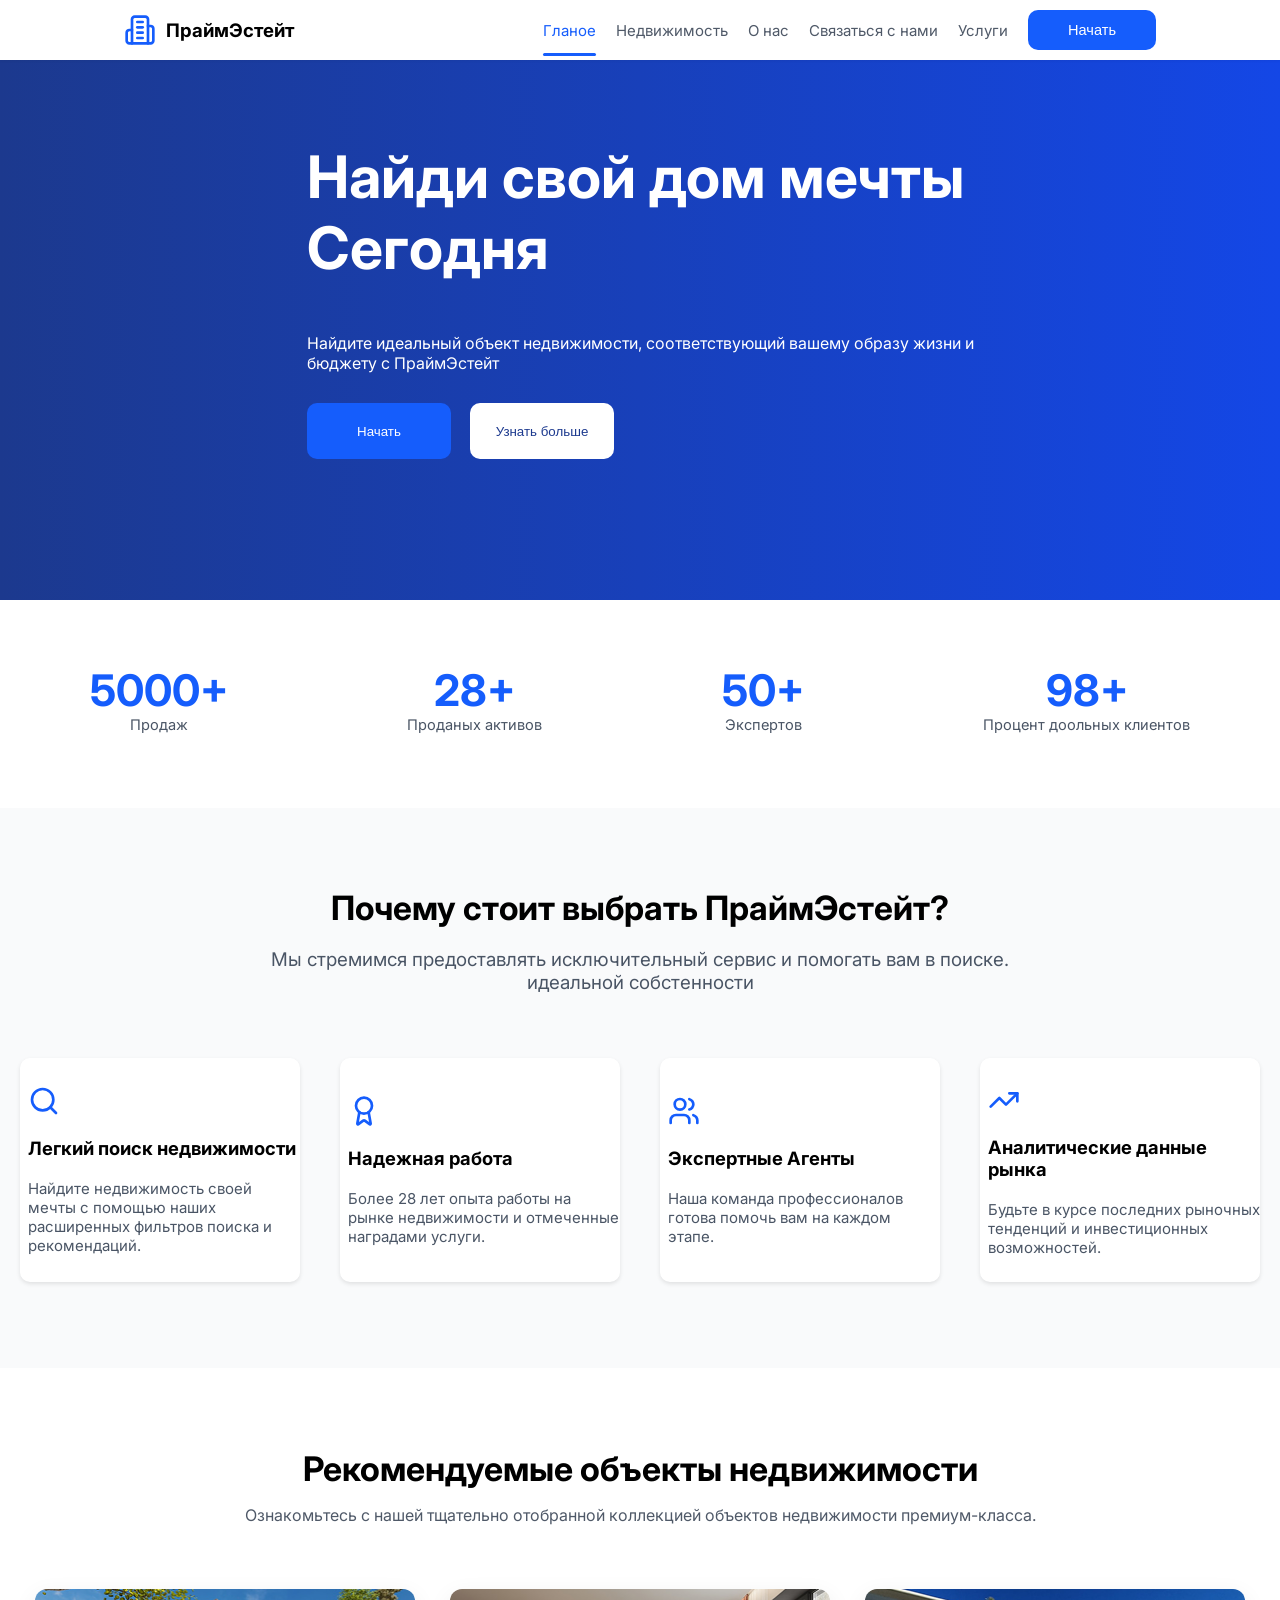
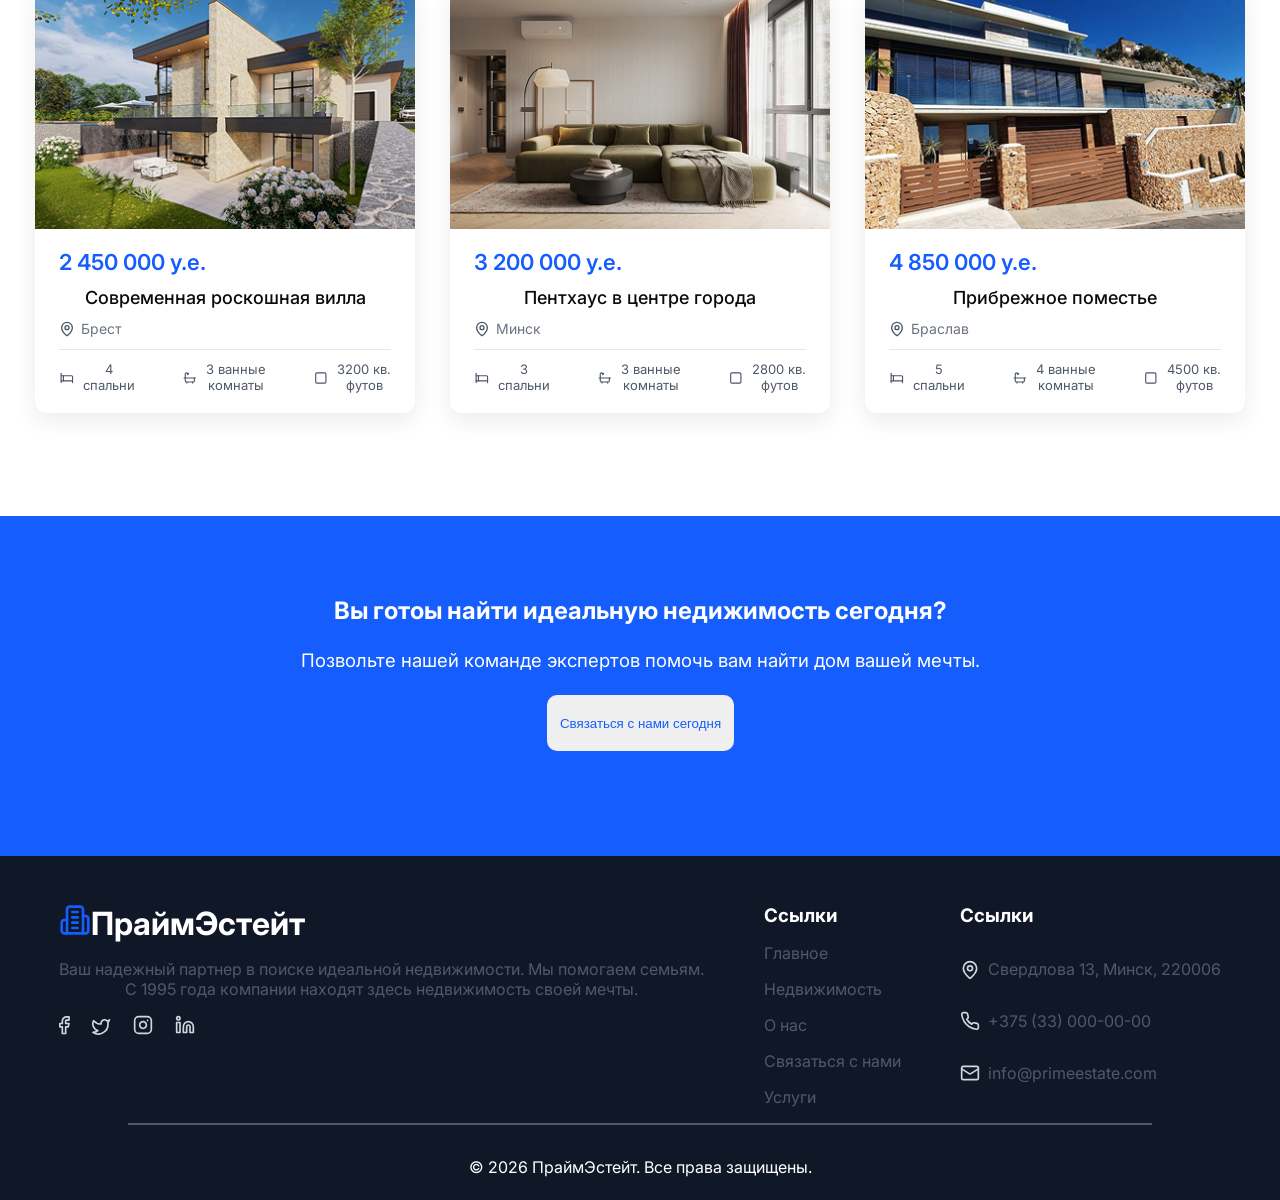
<file: index.html>
<!DOCTYPE html>
<html lang="en">
<head>
    <meta charset="UTF-8">
    <meta name="viewport" content="width=device-width, initial-scale=1.0">
    <title>ПраймЭстейт</title>
    <link rel="stylesheet" href="styles/style.css">
    <link rel="preconnect" href="https://fonts.googleapis.com">
    <link rel="preconnect" href="https://fonts.gstatic.com" crossorigin>
    <link href="https://fonts.googleapis.com/css2?family=Inter:ital,opsz,wght@0,14..32,100..900;1,14..32,100..900&display=swap" rel="stylesheet">
    
</head>
<body>
    <nav>
        <div class="h1">
            <svg width="32" height="32" viewBox="0 0 32 32" fill="none" xmlns="http://www.w3.org/2000/svg">
                <path d="M8 29.3333V5.33333C8 4.62609 8.28095 3.94781 8.78105 3.44772C9.28115 2.94762 9.95942 2.66667 10.6667 2.66667H21.3333C22.0406 2.66667 22.7189 2.94762 23.219 3.44772C23.719 3.94781 24 4.62609 24 5.33333V29.3333H8Z" stroke="#155DFC" stroke-width="2.66667" stroke-linecap="round" stroke-linejoin="round"/>
                <path d="M7.99999 16H5.33332C4.62608 16 3.9478 16.281 3.4477 16.781C2.94761 17.2811 2.66666 17.9594 2.66666 18.6667V26.6667C2.66666 27.3739 2.94761 28.0522 3.4477 28.5523C3.9478 29.0524 4.62608 29.3333 5.33332 29.3333H7.99999" stroke="#155DFC" stroke-width="2.66667" stroke-linecap="round" stroke-linejoin="round"/>
                <path d="M24 12H26.6667C27.3739 12 28.0522 12.281 28.5523 12.781C29.0524 13.2811 29.3333 13.9594 29.3333 14.6667V26.6667C29.3333 27.3739 29.0524 28.0522 28.5523 28.5523C28.0522 29.0524 27.3739 29.3333 26.6667 29.3333H24" stroke="#155DFC" stroke-width="2.66667" stroke-linecap="round" stroke-linejoin="round"/>
                <path d="M13.3333 8H18.6667" stroke="#155DFC" stroke-width="2.66667" stroke-linecap="round" stroke-linejoin="round"/>
                <path d="M13.3333 13.3333H18.6667" stroke="#155DFC" stroke-width="2.66667" stroke-linecap="round" stroke-linejoin="round"/>
                <path d="M13.3333 18.6667H18.6667" stroke="#155DFC" stroke-width="2.66667" stroke-linecap="round" stroke-linejoin="round"/>
                <path d="M13.3333 24H18.6667" stroke="#155DFC" stroke-width="2.66667" stroke-linecap="round" stroke-linejoin="round"/>
            </svg>
            <h1>ПраймЭстейт</h1>
        </div>
        
        <div class="burger" id="burgerMenu">
            <span></span>
            <span></span>
            <span></span>
        </div>
        
        <div class="container" id="navMenu">
            <a href="index.html">Гланое</a>
            <a href="flats.html">Недвижимость</a>
            <a href="about.html">О нас</a>
            <a href="contact.html">Связаться с нами</a>
            <a href="service.html">Услуги</a>
            <button>
                <a href="contact.html">Начать</a>
            </button>
        </div>
    </nav>
    <section class="greeting">
        <div class="container_greeting">
            <h2>Найди свой дом мечты<br> Сегодня</h2>
            <p>Найдите идеальный объект недвижимости, соответствующий вашему образу жизни и<br> бюджету с ПраймЭстейт</p>
            <div class="buttons">
                <button class="butt1" onclick="window.location='contact.html';">
                    <a href="contact.html">Начать</a>
                </button>
                <button class="butt2" onclick="window.location='about.html';">
                    <a href="about.html">Узнать больше</a>
                </button>
            </div>
        </div>
    </section>
    <section class="brief_inf">
        <div class="cont">
            <h3>5000+</h3>
            <p>Продаж</p>
        </div>
        <div class="cont">
            <h3>28+</h3>
            <p>Проданых активов</p>
        </div>
        <div class="cont">
            <h3>50+</h3>
            <p>Экспертов</p>
        </div>
        <div class="cont">
            <h3>98+</h3>
            <p>Процент доольных клиентов</p>
        </div>
    </section>
    <section class="arguments">
        <h2>Почему стоит выбрать ПраймЭстейт?</h2>
        <p>Мы стремимся предоставлять исключительный сервис и помогать вам в поиске.<br> идеальной собстенности</p>
        <div class="info">
            <div class="inf_cont">
                <svg width="32" height="32" viewBox="0 0 32 32" fill="none" xmlns="http://www.w3.org/2000/svg" class="svg">
                    <path d="M14.6667 25.3333C20.5577 25.3333 25.3333 20.5577 25.3333 14.6667C25.3333 8.77563 20.5577 4 14.6667 4C8.77563 4 4 8.77563 4 14.6667C4 20.5577 8.77563 25.3333 14.6667 25.3333Z" stroke="#155DFC" stroke-width="2.66667" stroke-linecap="round" stroke-linejoin="round"/>
                    <path d="M28 28.0001L22.2667 22.2667" stroke="#155DFC" stroke-width="2.66667" stroke-linecap="round" stroke-linejoin="round"/>
                </svg>
                <h3>Легкий поиск недвижимости</h3>
                <p>Найдите недвижимость своей мечты с помощью наших расширенных фильтров поиска и рекомендаций.</p>
            </div>
            <div class="inf_cont">
                <svg width="32" height="32" viewBox="0 0 32 32" fill="none" xmlns="http://www.w3.org/2000/svg" class="svg">
                    <path d="M20.636 17.1866L22.656 28.5546C22.6786 28.6885 22.6598 28.8261 22.6022 28.949C22.5445 29.0719 22.4507 29.1742 22.3332 29.2424C22.2158 29.3105 22.0804 29.3412 21.9451 29.3303C21.8098 29.3193 21.681 29.2674 21.576 29.1813L16.8027 25.5986C16.5722 25.4265 16.2923 25.3335 16.0047 25.3335C15.717 25.3335 15.4371 25.4265 15.2067 25.5986L10.4253 29.18C10.3204 29.2659 10.1918 29.3178 10.0567 29.3287C9.92151 29.3396 9.78623 29.3091 9.66889 29.2411C9.55154 29.1732 9.45771 29.0711 9.3999 28.9484C9.34209 28.8258 9.32305 28.6884 9.34534 28.5546L11.364 17.1866" stroke="#155DFC" stroke-width="2.66667" stroke-linecap="round" stroke-linejoin="round"/>
                    <path d="M16 18.6666C20.4183 18.6666 24 15.0849 24 10.6666C24 6.24835 20.4183 2.66663 16 2.66663C11.5817 2.66663 8 6.24835 8 10.6666C8 15.0849 11.5817 18.6666 16 18.6666Z" stroke="#155DFC" stroke-width="2.66667" stroke-linecap="round" stroke-linejoin="round"/>
                </svg>
                <h3>Надежная работа</h3>
                <p>Более 28 лет опыта работы на рынке недвижимости и отмеченные наградами услуги.</p>
            </div>
            <div class="inf_cont">
                <svg width="32" height="32" viewBox="0 0 32 32" fill="none" xmlns="http://www.w3.org/2000/svg" class="svg">
                    <path d="M21.3333 28V25.3333C21.3333 23.9188 20.7714 22.5623 19.7712 21.5621C18.771 20.5619 17.4145 20 16 20H8.00001C6.58552 20 5.22896 20.5619 4.22877 21.5621C3.22858 22.5623 2.66667 23.9188 2.66667 25.3333V28" stroke="#155DFC" stroke-width="2.66667" stroke-linecap="round" stroke-linejoin="round"/>
                    <path d="M12 14.6667C14.9455 14.6667 17.3333 12.2789 17.3333 9.33333C17.3333 6.38781 14.9455 4 12 4C9.05449 4 6.66667 6.38781 6.66667 9.33333C6.66667 12.2789 9.05449 14.6667 12 14.6667Z" stroke="#155DFC" stroke-width="2.66667" stroke-linecap="round" stroke-linejoin="round"/>
                    <path d="M29.3333 28V25.3333C29.3324 24.1516 28.9391 23.0037 28.2151 22.0698C27.4912 21.1358 26.4775 20.4688 25.3333 20.1733" stroke="#155DFC" stroke-width="2.66667" stroke-linecap="round" stroke-linejoin="round"/>
                    <path d="M21.3333 4.17334C22.4805 4.46707 23.4974 5.13427 24.2235 6.06975C24.9496 7.00523 25.3438 8.15578 25.3438 9.34001C25.3438 10.5242 24.9496 11.6748 24.2235 12.6103C23.4974 13.5457 22.4805 14.2129 21.3333 14.5067" stroke="#155DFC" stroke-width="2.66667" stroke-linecap="round" stroke-linejoin="round"/>
                </svg>
                <h3>Экспертные Агенты</h3>
                <p>Наша команда профессионалов готова помочь вам на каждом этапе.</p>
            </div>
            <div class="inf_cont">
                <svg width="32" height="32" viewBox="0 0 32 32" fill="none" xmlns="http://www.w3.org/2000/svg" class="svg">
                    <path d="M29.3333 9.33337L18 20.6667L11.3333 14L2.66666 22.6667" stroke="#155DFC" stroke-width="2.66667" stroke-linecap="round" stroke-linejoin="round"/>
                    <path d="M21.3333 9.33337H29.3333V17.3334" stroke="#155DFC" stroke-width="2.66667" stroke-linecap="round" stroke-linejoin="round"/>
                </svg>
                <h3>Аналитические данные рынка</h3>
                <p>Будьте в курсе последних рыночных тенденций и инвестиционных возможностей.</p>
            </div>
        </div>
    </section>
    <section class="feautered">
        <h2>Рекомендуемые объекты недвижимости</h2>
        <p>Ознакомьтесь с нашей тщательно отобранной коллекцией объектов
            недвижимости премиум-класса.</p>
        <div class="flats">
            <div class="flats_box" onclick="window.location='appartament.html';" id="1">
                <img src="images/flats/Современная роскошная вилла.png">
                <div class="text_box">
                    <h3>2 450 000 у.е.</h3>
                    <p>Современная роскошная вилла</p>
                    <div class="figure">
                        <svg width="16" height="16" viewBox="0 0 16 16" fill="none" xmlns="http://www.w3.org/2000/svg">
                            <path d="M13.3332 6.66683C13.3332 9.9955 9.6405 13.4622 8.4005 14.5328C8.28499 14.6197 8.14437 14.6667 7.99984 14.6667C7.85531 14.6667 7.71469 14.6197 7.59917 14.5328C6.35917 13.4622 2.6665 9.9955 2.6665 6.66683C2.6665 5.25234 3.22841 3.89579 4.2286 2.89559C5.2288 1.8954 6.58535 1.3335 7.99984 1.3335C9.41433 1.3335 10.7709 1.8954 11.7711 2.89559C12.7713 3.89579 13.3332 5.25234 13.3332 6.66683Z" stroke="#4A5565" stroke-width="1.33333" stroke-linecap="round" stroke-linejoin="round"/>
                            <path d="M8 8.6665C9.10457 8.6665 10 7.77107 10 6.6665C10 5.56193 9.10457 4.6665 8 4.6665C6.89543 4.6665 6 5.56193 6 6.6665C6 7.77107 6.89543 8.6665 8 8.6665Z" stroke="#4A5565" stroke-width="1.33333" stroke-linecap="round" stroke-linejoin="round"/>
                        </svg>
                        <p>Брест</p>
                    </div>
                    <div class="inf_flat">
                        <div class="flat_cels">
                            <svg width="14" height="16" viewBox="0 0 14 16" fill="none" xmlns="http://www.w3.org/2000/svg">
                                <g clip-path="url(#clip0_69_494)">
                                <path d="M1.14355 3.42725V12.5731" stroke="#4A5565" stroke-width="1.14333" stroke-linecap="round" stroke-linejoin="round"/>
                                <path d="M1.14355 5.71387H11.4336C11.7368 5.71387 12.0276 5.83433 12.242 6.04874C12.4564 6.26316 12.5769 6.55397 12.5769 6.8572V12.5739" stroke="#4A5565" stroke-width="1.14333" stroke-linecap="round" stroke-linejoin="round"/>
                                <path d="M1.14355 10.8589H12.5769" stroke="#4A5565" stroke-width="1.14333" stroke-linecap="round" stroke-linejoin="round"/>
                                <path d="M3.43018 5.71387V10.8584" stroke="#4A5565" stroke-width="1.14333" stroke-linecap="round" stroke-linejoin="round"/>
                                </g>
                                <defs>
                                <clipPath id="clip0_69_494">
                                <rect width="13.72" height="16.0014" fill="white"/>
                                </clipPath>
                                </defs>
                            </svg>
                            <p>4<br>спальни</p>
                        </div>
                        <div class="flat_cels">
                            <svg width="14" height="16" viewBox="0 0 14 16" fill="none" xmlns="http://www.w3.org/2000/svg">
                                <g clip-path="url(#clip0_69_502)">
                                <path d="M5.67887 3.45947L4.54346 4.59489" stroke="#4A5565" stroke-width="1.13583" stroke-linecap="round" stroke-linejoin="round"/>
                                <path d="M9.65479 11.9785V13.1139" stroke="#4A5565" stroke-width="1.13583" stroke-linecap="round" stroke-linejoin="round"/>
                                <path d="M1.13574 8.00293H12.4941" stroke="#4A5565" stroke-width="1.13583" stroke-linecap="round" stroke-linejoin="round"/>
                                <path d="M3.97559 11.9785V13.1139" stroke="#4A5565" stroke-width="1.13583" stroke-linecap="round" stroke-linejoin="round"/>
                                <path d="M5.11107 4.02759L4.32791 3.24443C4.16368 3.07943 3.95515 2.96556 3.72755 2.9166C3.49996 2.86763 3.26305 2.88566 3.04549 2.96852C2.82793 3.05137 2.63905 3.19549 2.50168 3.38345C2.36432 3.57141 2.28436 3.79514 2.27148 4.02759V10.8426C2.27148 11.1438 2.39115 11.4327 2.60416 11.6457C2.81717 11.8588 3.10608 11.9784 3.40732 11.9784H10.2223C10.5236 11.9784 10.8125 11.8588 11.0255 11.6457C11.2385 11.4327 11.3582 11.1438 11.3582 10.8426V8.003" stroke="#4A5565" stroke-width="1.13583" stroke-linecap="round" stroke-linejoin="round"/>
                                </g>
                                <defs>
                                <clipPath id="clip0_69_502">
                                <rect width="13.63" height="16.0059" fill="white"/>
                                </clipPath>
                                </defs>
                            </svg>
                            <p>3 ванные<br>комнаты</p>
                        </div>
                        <div class="flat_cels">
                            <svg width="14" height="16" viewBox="0 0 14 16" fill="none" xmlns="http://www.w3.org/2000/svg">
                                <path d="M10.7741 2.89648H2.83529C2.20893 2.89648 1.70117 3.40425 1.70117 4.0306V11.9694C1.70117 12.5958 2.20893 13.1035 2.83529 13.1035H10.7741C11.4005 13.1035 11.9082 12.5958 11.9082 11.9694V4.0306C11.9082 3.40425 11.4005 2.89648 10.7741 2.89648Z" stroke="#4A5565" stroke-width="1.13417" stroke-linecap="round" stroke-linejoin="round"/>
                            </svg>
                            <p>3200 кв.<br>футов</p>
                        </div>
                    </div>
                </div>
            </div>
            <div class="flats_box" onclick="window.location='appartament.html';" id="2">
                <img src="images/flats/Пентхаус в центре города.png">
                <div class="text_box">
                    <h3>3 200 000 у.е.</h3>
                    <p>Пентхаус в центре города</p>
                    <div class="figure">
                        <svg width="16" height="16" viewBox="0 0 16 16" fill="none" xmlns="http://www.w3.org/2000/svg">
                            <path d="M13.3332 6.66683C13.3332 9.9955 9.6405 13.4622 8.4005 14.5328C8.28499 14.6197 8.14437 14.6667 7.99984 14.6667C7.85531 14.6667 7.71469 14.6197 7.59917 14.5328C6.35917 13.4622 2.6665 9.9955 2.6665 6.66683C2.6665 5.25234 3.22841 3.89579 4.2286 2.89559C5.2288 1.8954 6.58535 1.3335 7.99984 1.3335C9.41433 1.3335 10.7709 1.8954 11.7711 2.89559C12.7713 3.89579 13.3332 5.25234 13.3332 6.66683Z" stroke="#4A5565" stroke-width="1.33333" stroke-linecap="round" stroke-linejoin="round"/>
                            <path d="M8 8.6665C9.10457 8.6665 10 7.77107 10 6.6665C10 5.56193 9.10457 4.6665 8 4.6665C6.89543 4.6665 6 5.56193 6 6.6665C6 7.77107 6.89543 8.6665 8 8.6665Z" stroke="#4A5565" stroke-width="1.33333" stroke-linecap="round" stroke-linejoin="round"/>
                        </svg>
                        <p>Минск</p>
                    </div>
                    <div class="inf_flat">
                        <div class="flat_cels">
                            <svg width="14" height="16" viewBox="0 0 14 16" fill="none" xmlns="http://www.w3.org/2000/svg">
                                <g clip-path="url(#clip0_69_494)">
                                <path d="M1.14355 3.42725V12.5731" stroke="#4A5565" stroke-width="1.14333" stroke-linecap="round" stroke-linejoin="round"/>
                                <path d="M1.14355 5.71387H11.4336C11.7368 5.71387 12.0276 5.83433 12.242 6.04874C12.4564 6.26316 12.5769 6.55397 12.5769 6.8572V12.5739" stroke="#4A5565" stroke-width="1.14333" stroke-linecap="round" stroke-linejoin="round"/>
                                <path d="M1.14355 10.8589H12.5769" stroke="#4A5565" stroke-width="1.14333" stroke-linecap="round" stroke-linejoin="round"/>
                                <path d="M3.43018 5.71387V10.8584" stroke="#4A5565" stroke-width="1.14333" stroke-linecap="round" stroke-linejoin="round"/>
                                </g>
                                <defs>
                                <clipPath id="clip0_69_494">
                                <rect width="13.72" height="16.0014" fill="white"/>
                                </clipPath>
                                </defs>
                            </svg>
                            <p>3<br>спальни</p>
                        </div>
                        <div class="flat_cels">
                            <svg width="14" height="16" viewBox="0 0 14 16" fill="none" xmlns="http://www.w3.org/2000/svg">
                                <g clip-path="url(#clip0_69_502)">
                                <path d="M5.67887 3.45947L4.54346 4.59489" stroke="#4A5565" stroke-width="1.13583" stroke-linecap="round" stroke-linejoin="round"/>
                                <path d="M9.65479 11.9785V13.1139" stroke="#4A5565" stroke-width="1.13583" stroke-linecap="round" stroke-linejoin="round"/>
                                <path d="M1.13574 8.00293H12.4941" stroke="#4A5565" stroke-width="1.13583" stroke-linecap="round" stroke-linejoin="round"/>
                                <path d="M3.97559 11.9785V13.1139" stroke="#4A5565" stroke-width="1.13583" stroke-linecap="round" stroke-linejoin="round"/>
                                <path d="M5.11107 4.02759L4.32791 3.24443C4.16368 3.07943 3.95515 2.96556 3.72755 2.9166C3.49996 2.86763 3.26305 2.88566 3.04549 2.96852C2.82793 3.05137 2.63905 3.19549 2.50168 3.38345C2.36432 3.57141 2.28436 3.79514 2.27148 4.02759V10.8426C2.27148 11.1438 2.39115 11.4327 2.60416 11.6457C2.81717 11.8588 3.10608 11.9784 3.40732 11.9784H10.2223C10.5236 11.9784 10.8125 11.8588 11.0255 11.6457C11.2385 11.4327 11.3582 11.1438 11.3582 10.8426V8.003" stroke="#4A5565" stroke-width="1.13583" stroke-linecap="round" stroke-linejoin="round"/>
                                </g>
                                <defs>
                                <clipPath id="clip0_69_502">
                                <rect width="13.63" height="16.0059" fill="white"/>
                                </clipPath>
                                </defs>
                            </svg>
                            <p>3 ванные<br>комнаты</p>
                        </div>
                        <div class="flat_cels">
                            <svg width="14" height="16" viewBox="0 0 14 16" fill="none" xmlns="http://www.w3.org/2000/svg">
                                <path d="M10.7741 2.89648H2.83529C2.20893 2.89648 1.70117 3.40425 1.70117 4.0306V11.9694C1.70117 12.5958 2.20893 13.1035 2.83529 13.1035H10.7741C11.4005 13.1035 11.9082 12.5958 11.9082 11.9694V4.0306C11.9082 3.40425 11.4005 2.89648 10.7741 2.89648Z" stroke="#4A5565" stroke-width="1.13417" stroke-linecap="round" stroke-linejoin="round"/>
                            </svg>
                            <p>2800 кв.<br>футов</p>
                        </div>
                    </div>
                </div>
            </div>
            <div class="flats_box" onclick="window.location='appartament.html';" id="3">
                <img src="images/flats/Прибрежное поместье.jpg">
                <div class="text_box">
                    <h3>4 850 000 у.е.</h3>
                    <p>Прибрежное поместье</p>
                    <div class="figure">
                        <svg width="16" height="16" viewBox="0 0 16 16" fill="none" xmlns="http://www.w3.org/2000/svg">
                            <path d="M13.3332 6.66683C13.3332 9.9955 9.6405 13.4622 8.4005 14.5328C8.28499 14.6197 8.14437 14.6667 7.99984 14.6667C7.85531 14.6667 7.71469 14.6197 7.59917 14.5328C6.35917 13.4622 2.6665 9.9955 2.6665 6.66683C2.6665 5.25234 3.22841 3.89579 4.2286 2.89559C5.2288 1.8954 6.58535 1.3335 7.99984 1.3335C9.41433 1.3335 10.7709 1.8954 11.7711 2.89559C12.7713 3.89579 13.3332 5.25234 13.3332 6.66683Z" stroke="#4A5565" stroke-width="1.33333" stroke-linecap="round" stroke-linejoin="round"/>
                            <path d="M8 8.6665C9.10457 8.6665 10 7.77107 10 6.6665C10 5.56193 9.10457 4.6665 8 4.6665C6.89543 4.6665 6 5.56193 6 6.6665C6 7.77107 6.89543 8.6665 8 8.6665Z" stroke="#4A5565" stroke-width="1.33333" stroke-linecap="round" stroke-linejoin="round"/>
                        </svg>
                        <p>Браслав</p>
                    </div>
                    <div class="inf_flat">
                        <div class="flat_cels">
                            <svg width="14" height="16" viewBox="0 0 14 16" fill="none" xmlns="http://www.w3.org/2000/svg">
                                <g clip-path="url(#clip0_69_494)">
                                <path d="M1.14355 3.42725V12.5731" stroke="#4A5565" stroke-width="1.14333" stroke-linecap="round" stroke-linejoin="round"/>
                                <path d="M1.14355 5.71387H11.4336C11.7368 5.71387 12.0276 5.83433 12.242 6.04874C12.4564 6.26316 12.5769 6.55397 12.5769 6.8572V12.5739" stroke="#4A5565" stroke-width="1.14333" stroke-linecap="round" stroke-linejoin="round"/>
                                <path d="M1.14355 10.8589H12.5769" stroke="#4A5565" stroke-width="1.14333" stroke-linecap="round" stroke-linejoin="round"/>
                                <path d="M3.43018 5.71387V10.8584" stroke="#4A5565" stroke-width="1.14333" stroke-linecap="round" stroke-linejoin="round"/>
                                </g>
                                <defs>
                                <clipPath id="clip0_69_494">
                                <rect width="13.72" height="16.0014" fill="white"/>
                                </clipPath>
                                </defs>
                            </svg>
                            <p>5<br>спальни</p>
                        </div>
                        <div class="flat_cels">
                            <svg width="14" height="16" viewBox="0 0 14 16" fill="none" xmlns="http://www.w3.org/2000/svg">
                                <g clip-path="url(#clip0_69_502)">
                                <path d="M5.67887 3.45947L4.54346 4.59489" stroke="#4A5565" stroke-width="1.13583" stroke-linecap="round" stroke-linejoin="round"/>
                                <path d="M9.65479 11.9785V13.1139" stroke="#4A5565" stroke-width="1.13583" stroke-linecap="round" stroke-linejoin="round"/>
                                <path d="M1.13574 8.00293H12.4941" stroke="#4A5565" stroke-width="1.13583" stroke-linecap="round" stroke-linejoin="round"/>
                                <path d="M3.97559 11.9785V13.1139" stroke="#4A5565" stroke-width="1.13583" stroke-linecap="round" stroke-linejoin="round"/>
                                <path d="M5.11107 4.02759L4.32791 3.24443C4.16368 3.07943 3.95515 2.96556 3.72755 2.9166C3.49996 2.86763 3.26305 2.88566 3.04549 2.96852C2.82793 3.05137 2.63905 3.19549 2.50168 3.38345C2.36432 3.57141 2.28436 3.79514 2.27148 4.02759V10.8426C2.27148 11.1438 2.39115 11.4327 2.60416 11.6457C2.81717 11.8588 3.10608 11.9784 3.40732 11.9784H10.2223C10.5236 11.9784 10.8125 11.8588 11.0255 11.6457C11.2385 11.4327 11.3582 11.1438 11.3582 10.8426V8.003" stroke="#4A5565" stroke-width="1.13583" stroke-linecap="round" stroke-linejoin="round"/>
                                </g>
                                <defs>
                                <clipPath id="clip0_69_502">
                                <rect width="13.63" height="16.0059" fill="white"/>
                                </clipPath>
                                </defs>
                            </svg>
                            <p>4 ванные<br>комнаты</p>
                        </div>
                        <div class="flat_cels">
                            <svg width="14" height="16" viewBox="0 0 14 16" fill="none" xmlns="http://www.w3.org/2000/svg">
                                <path d="M10.7741 2.89648H2.83529C2.20893 2.89648 1.70117 3.40425 1.70117 4.0306V11.9694C1.70117 12.5958 2.20893 13.1035 2.83529 13.1035H10.7741C11.4005 13.1035 11.9082 12.5958 11.9082 11.9694V4.0306C11.9082 3.40425 11.4005 2.89648 10.7741 2.89648Z" stroke="#4A5565" stroke-width="1.13417" stroke-linecap="round" stroke-linejoin="round"/>
                            </svg>
                            <p>4500 кв.<br>футов</p>
                        </div>
                    </div>
                </div>
            </div>
        </div>
    </section>
    <section class="contacts">
        <div class="cont_contacts">
            <h2>Вы готоы найти идеальную недижимость сегодня?</h2>
            <p>Позвольте нашей команде экспертов помочь вам найти дом вашей мечты.</p>
            <div>
                <button class="butt4" onclick="window.location='contact.html';">
                    <a>Связаться с нами сегодня</a>
                </button>
            </div>
        </div>
        
    </section>
    <footer>
        <div class="information">
            <div class="inf_footer">
                <div class="logo_and_text">
                    <svg width="32" height="32" viewBox="0 0 32 32" fill="none" xmlns="http://www.w3.org/2000/svg">
                        <path d="M8 29.3333V5.33333C8 4.62609 8.28095 3.94781 8.78105 3.44772C9.28115 2.94762 9.95942 2.66667 10.6667 2.66667H21.3333C22.0406 2.66667 22.7189 2.94762 23.219 3.44772C23.719 3.94781 24 4.62609 24 5.33333V29.3333H8Z" stroke="#155DFC" stroke-width="2.66667" stroke-linecap="round" stroke-linejoin="round"/>
                        <path d="M7.99999 16H5.33332C4.62608 16 3.9478 16.281 3.4477 16.781C2.94761 17.2811 2.66666 17.9594 2.66666 18.6667V26.6667C2.66666 27.3739 2.94761 28.0522 3.4477 28.5523C3.9478 29.0524 4.62608 29.3333 5.33332 29.3333H7.99999" stroke="#155DFC" stroke-width="2.66667" stroke-linecap="round" stroke-linejoin="round"/>
                        <path d="M24 12H26.6667C27.3739 12 28.0522 12.281 28.5523 12.781C29.0524 13.2811 29.3333 13.9594 29.3333 14.6667V26.6667C29.3333 27.3739 29.0524 28.0522 28.5523 28.5523C28.0522 29.0524 27.3739 29.3333 26.6667 29.3333H24" stroke="#155DFC" stroke-width="2.66667" stroke-linecap="round" stroke-linejoin="round"/>
                        <path d="M13.3333 8H18.6667" stroke="#155DFC" stroke-width="2.66667" stroke-linecap="round" stroke-linejoin="round"/>
                        <path d="M13.3333 13.3333H18.6667" stroke="#155DFC" stroke-width="2.66667" stroke-linecap="round" stroke-linejoin="round"/>
                        <path d="M13.3333 18.6667H18.6667" stroke="#155DFC" stroke-width="2.66667" stroke-linecap="round" stroke-linejoin="round"/>
                        <path d="M13.3333 24H18.6667" stroke="#155DFC" stroke-width="2.66667" stroke-linecap="round" stroke-linejoin="round"/>
                    </svg>
                    <h1>ПраймЭстейт</h1>
                </div>
                <p>Ваш надежный партнер в поиске идеальной недвижимости. Мы помогаем семьям.<br> С 1995 года компании находят здесь недвижимость своей мечты.</p>
                <div>
                    <svg width="11" height="19" viewBox="0 0 11 19" fill="none" xmlns="http://www.w3.org/2000/svg" class="icons">
                        <path d="M10 0.833252H7.50001C6.39494 0.833252 5.33513 1.27224 4.55373 2.05364C3.77233 2.83504 3.33334 3.89485 3.33334 4.99992V7.49992H0.833344V10.8333H3.33334V17.4999H6.66668V10.8333H9.16668L10 7.49992H6.66668V4.99992C6.66668 4.7789 6.75447 4.56694 6.91075 4.41066C7.06703 4.25438 7.279 4.16659 7.50001 4.16659H10V0.833252Z" stroke="#D1D5DC" stroke-width="1.66667" stroke-linecap="round" stroke-linejoin="round"/>
                    </svg>
                    <svg width="19" height="16" viewBox="0 0 19 16" fill="none" xmlns="http://www.w3.org/2000/svg" class="icons">
                        <path d="M17.5001 0.839537C17.5001 0.839537 16.9167 2.58954 15.8334 3.67287C17.1667 12.0062 8.00007 18.0895 0.833405 13.3395C2.66674 13.4229 4.50007 12.8395 5.8334 11.6729C1.66674 10.4229 -0.416595 5.5062 1.66674 1.67287C3.50007 3.83954 6.3334 5.08954 9.16674 5.0062C8.41674 1.5062 12.5001 -0.493796 15.0001 1.83954C15.9167 1.83954 17.5001 0.839537 17.5001 0.839537Z" stroke="#D1D5DC" stroke-width="1.66667" stroke-linecap="round" stroke-linejoin="round"/>
                    </svg>
                    <svg width="20" height="20" viewBox="0 0 20 20" fill="none" xmlns="http://www.w3.org/2000/svg" class="icons">
                        <path d="M14.1667 1.66675H5.83332C3.53214 1.66675 1.66666 3.53223 1.66666 5.83341V14.1667C1.66666 16.4679 3.53214 18.3334 5.83332 18.3334H14.1667C16.4678 18.3334 18.3333 16.4679 18.3333 14.1667V5.83341C18.3333 3.53223 16.4678 1.66675 14.1667 1.66675Z" stroke="#D1D5DC" stroke-width="1.66667" stroke-linecap="round" stroke-linejoin="round"/>
                        <path d="M13.3333 9.47501C13.4362 10.1685 13.3177 10.8769 12.9948 11.4992C12.6719 12.1215 12.161 12.6262 11.5347 12.9414C10.9084 13.2566 10.1987 13.3663 9.5065 13.255C8.81428 13.1436 8.17481 12.8167 7.67904 12.321C7.18327 11.8252 6.85645 11.1857 6.74507 10.4935C6.63368 9.8013 6.7434 9.09159 7.05862 8.46532C7.37383 7.83905 7.8785 7.32812 8.50083 7.00521C9.12316 6.68229 9.83147 6.56383 10.525 6.66667C11.2324 6.77158 11.8874 7.10123 12.3931 7.60693C12.8988 8.11263 13.2284 8.76757 13.3333 9.47501Z" stroke="#D1D5DC" stroke-width="1.66667" stroke-linecap="round" stroke-linejoin="round"/>
                        <path d="M14.5833 5.41675H14.5917" stroke="#D1D5DC" stroke-width="1.66667" stroke-linecap="round" stroke-linejoin="round"/>
                    </svg>
                    <svg width="20" height="20" viewBox="0 0 20 20" fill="none" xmlns="http://www.w3.org/2000/svg" class="icons">
                        <path d="M13.3333 6.66675C14.6594 6.66675 15.9312 7.19353 16.8689 8.13121C17.8066 9.0689 18.3333 10.3407 18.3333 11.6667V17.5001H15V11.6667C15 11.2247 14.8244 10.8008 14.5119 10.4882C14.1993 10.1757 13.7754 10.0001 13.3333 10.0001C12.8913 10.0001 12.4674 10.1757 12.1548 10.4882C11.8423 10.8008 11.6667 11.2247 11.6667 11.6667V17.5001H8.33334V11.6667C8.33334 10.3407 8.86013 9.0689 9.79781 8.13121C10.7355 7.19353 12.0073 6.66675 13.3333 6.66675Z" stroke="#D1D5DC" stroke-width="1.66667" stroke-linecap="round" stroke-linejoin="round"/>
                        <path d="M4.99999 7.5H1.66666V17.5H4.99999V7.5Z" stroke="#D1D5DC" stroke-width="1.66667" stroke-linecap="round" stroke-linejoin="round"/>
                        <path d="M3.33332 5.00008C4.2538 5.00008 4.99999 4.25389 4.99999 3.33341C4.99999 2.41294 4.2538 1.66675 3.33332 1.66675C2.41285 1.66675 1.66666 2.41294 1.66666 3.33341C1.66666 4.25389 2.41285 5.00008 3.33332 5.00008Z" stroke="#D1D5DC" stroke-width="1.66667" stroke-linecap="round" stroke-linejoin="round"/>
                    </svg>
                </div>
                
            </div>
            <div class="inf_footer">
                <h3>Ссылки</h3>
                <a href="index.html">Главное</a>
                <a href="appartament.html">Недвижимость</a>
                <a href="about.html">О нас</a>
                <a href="contact.html">Связаться с нами</a>
                <a href="service.html">Услуги</a>
            </div>
            <div class="inf_footer">
                <h3>Ссылки</h3>
                <div class="flex">
                    <svg width="20" height="22" viewBox="0 0 20 22" fill="none" xmlns="http://www.w3.org/2000/svg">
                        <path d="M16.6667 10.3334C16.6667 14.4942 12.0508 18.8276 10.5008 20.1659C10.3564 20.2745 10.1807 20.3332 10 20.3332C9.81934 20.3332 9.64357 20.2745 9.49918 20.1659C7.94918 18.8276 3.33334 14.4942 3.33334 10.3334C3.33334 8.5653 4.03572 6.86961 5.28596 5.61937C6.53621 4.36913 8.2319 3.66675 10 3.66675C11.7681 3.66675 13.4638 4.36913 14.7141 5.61937C15.9643 6.86961 16.6667 8.5653 16.6667 10.3334Z" stroke="#D1D5DC" stroke-width="1.66667" stroke-linecap="round" stroke-linejoin="round"/>
                        <path d="M10 12.8333C11.3807 12.8333 12.5 11.714 12.5 10.3333C12.5 8.95254 11.3807 7.83325 10 7.83325C8.61929 7.83325 7.5 8.95254 7.5 10.3333C7.5 11.714 8.61929 12.8333 10 12.8333Z" stroke="#D1D5DC" stroke-width="1.66667" stroke-linecap="round" stroke-linejoin="round"/>
                    </svg>
                    <p class="p">Свердлова 13, Минск,  220006</p>
                </div>
                <div class="flex">
                    <svg width="20" height="20" viewBox="0 0 20 20" fill="none" xmlns="http://www.w3.org/2000/svg">
                        <path d="M18.3333 14.0999V16.5999C18.3343 16.832 18.2867 17.0617 18.1937 17.2744C18.1008 17.487 17.9644 17.6779 17.7934 17.8348C17.6224 17.9917 17.4205 18.1112 17.2006 18.1855C16.9808 18.2599 16.7478 18.2875 16.5167 18.2666C13.9523 17.988 11.4892 17.1117 9.32498 15.7083C7.31151 14.4288 5.60443 12.7217 4.32499 10.7083C2.91663 8.53426 2.04019 6.05908 1.76665 3.48325C1.74583 3.25281 1.77321 3.02055 1.84707 2.80127C1.92092 2.58199 2.03963 2.38049 2.19562 2.2096C2.35162 2.03871 2.54149 1.90218 2.75314 1.80869C2.9648 1.7152 3.1936 1.6668 3.42499 1.66658H5.92499C6.32941 1.6626 6.72148 1.80582 7.02812 2.06953C7.33476 2.33324 7.53505 2.69946 7.59165 3.09992C7.69717 3.89997 7.89286 4.68552 8.17499 5.44158C8.2871 5.73985 8.31137 6.06401 8.24491 6.37565C8.17844 6.68729 8.02404 6.97334 7.79998 7.19992L6.74165 8.25825C7.92795 10.3445 9.65536 12.072 11.7417 13.2583L12.8 12.1999C13.0266 11.9759 13.3126 11.8215 13.6243 11.755C13.9359 11.6885 14.26 11.7128 14.5583 11.8249C15.3144 12.107 16.0999 12.3027 16.9 12.4083C17.3048 12.4654 17.6745 12.6693 17.9388 12.9812C18.203 13.2931 18.3435 13.6912 18.3333 14.0999Z" stroke="#D1D5DC" stroke-width="1.66667" stroke-linecap="round" stroke-linejoin="round"/>
                    </svg>
                    <p class="p">+375 (33) 000-00-00</p>
                </div>
                
                <div class="flex">
                    <svg width="20" height="20" viewBox="0 0 20 20" fill="none" xmlns="http://www.w3.org/2000/svg">
                        <path d="M16.6667 3.33325H3.33332C2.41285 3.33325 1.66666 4.07944 1.66666 4.99992V14.9999C1.66666 15.9204 2.41285 16.6666 3.33332 16.6666H16.6667C17.5871 16.6666 18.3333 15.9204 18.3333 14.9999V4.99992C18.3333 4.07944 17.5871 3.33325 16.6667 3.33325Z" stroke="#D1D5DC" stroke-width="1.66667" stroke-linecap="round" stroke-linejoin="round"/>
                        <path d="M18.3333 5.83325L10.8583 10.5833C10.601 10.7444 10.3036 10.8299 9.99999 10.8299C9.69639 10.8299 9.39893 10.7444 9.14166 10.5833L1.66666 5.83325" stroke="#D1D5DC" stroke-width="1.66667" stroke-linecap="round" stroke-linejoin="round"/>
                    </svg>
                    <p class="p">info@primeestate.com</p>
                </div>
            </div>
        </div>
        <div class="hr">
            <p>© 2026 ПраймЭстейт. Все права защищены.</p>
        </div>
    </footer>
</body>
<script src="scripts/burger.js"></script>
<script src="scripts/animation.js"></script>
<script src="scripts/dataloader.js"></script>
</html>
</file>
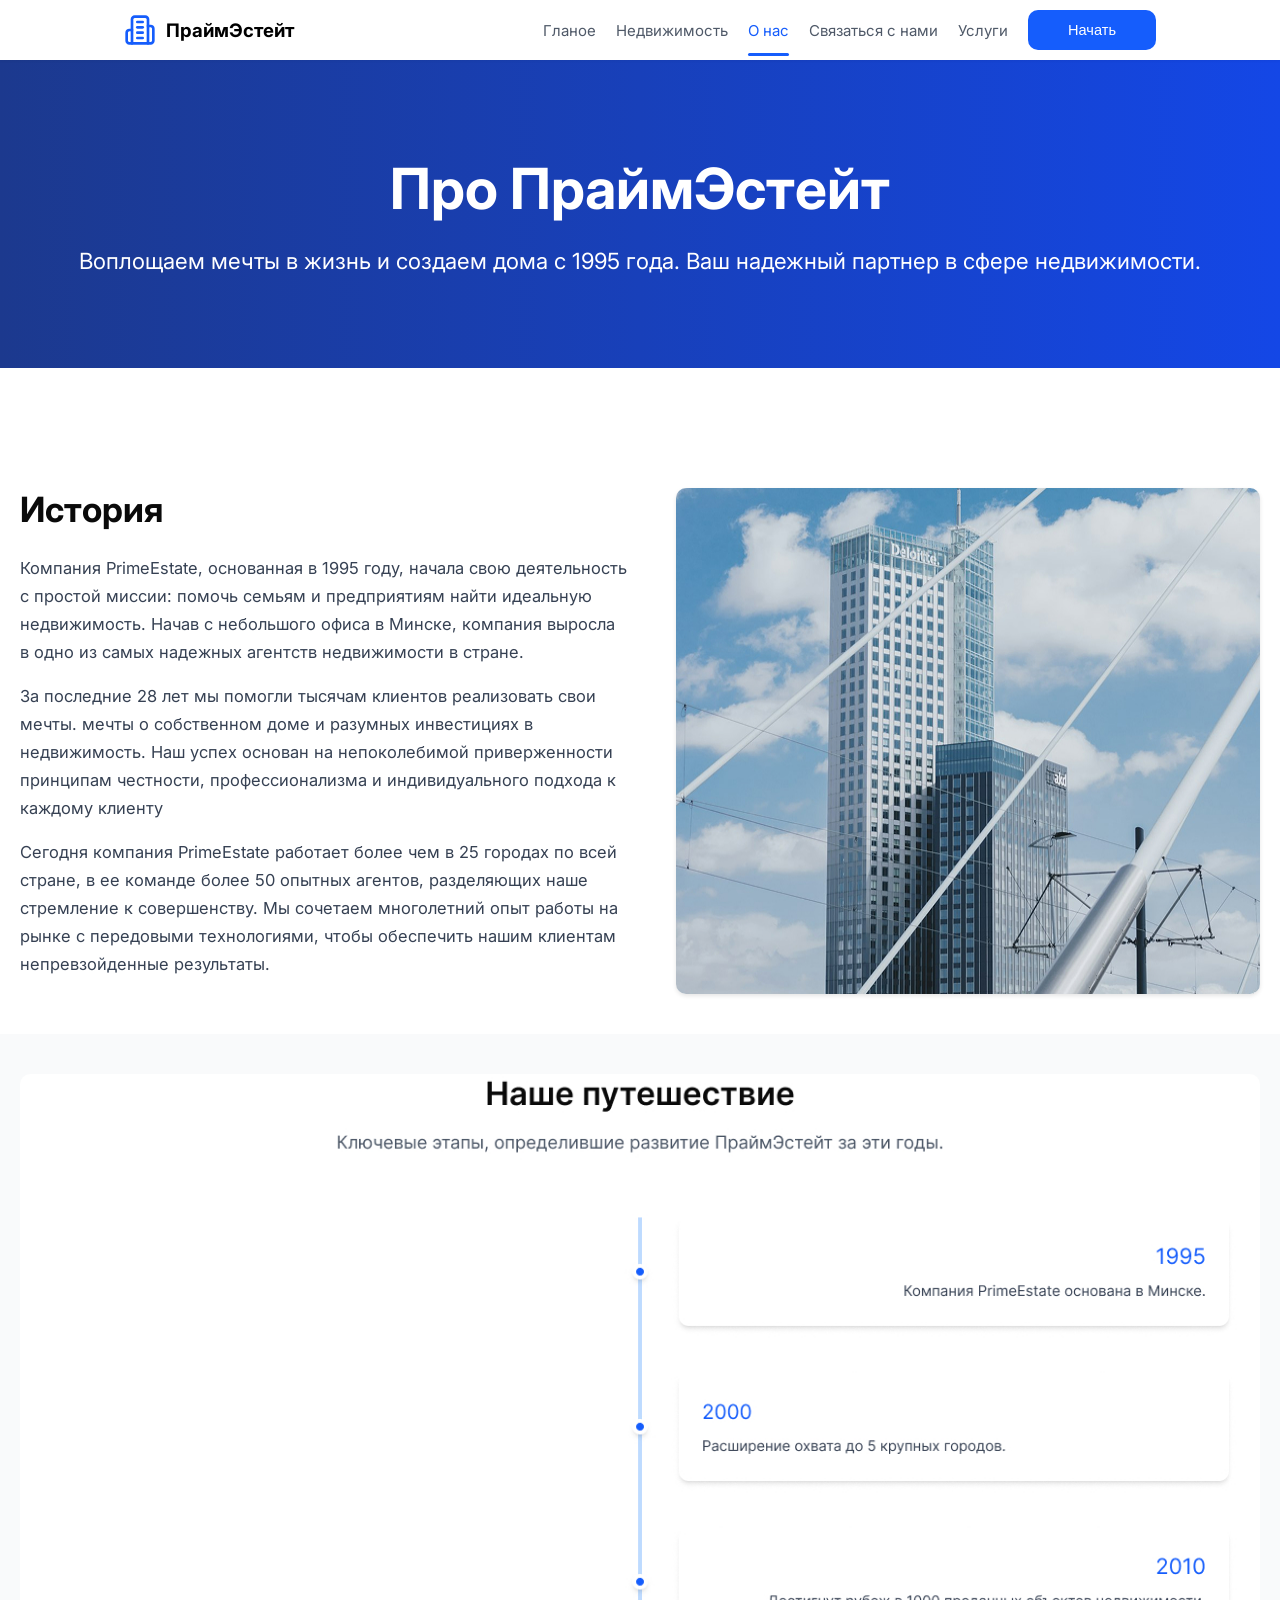
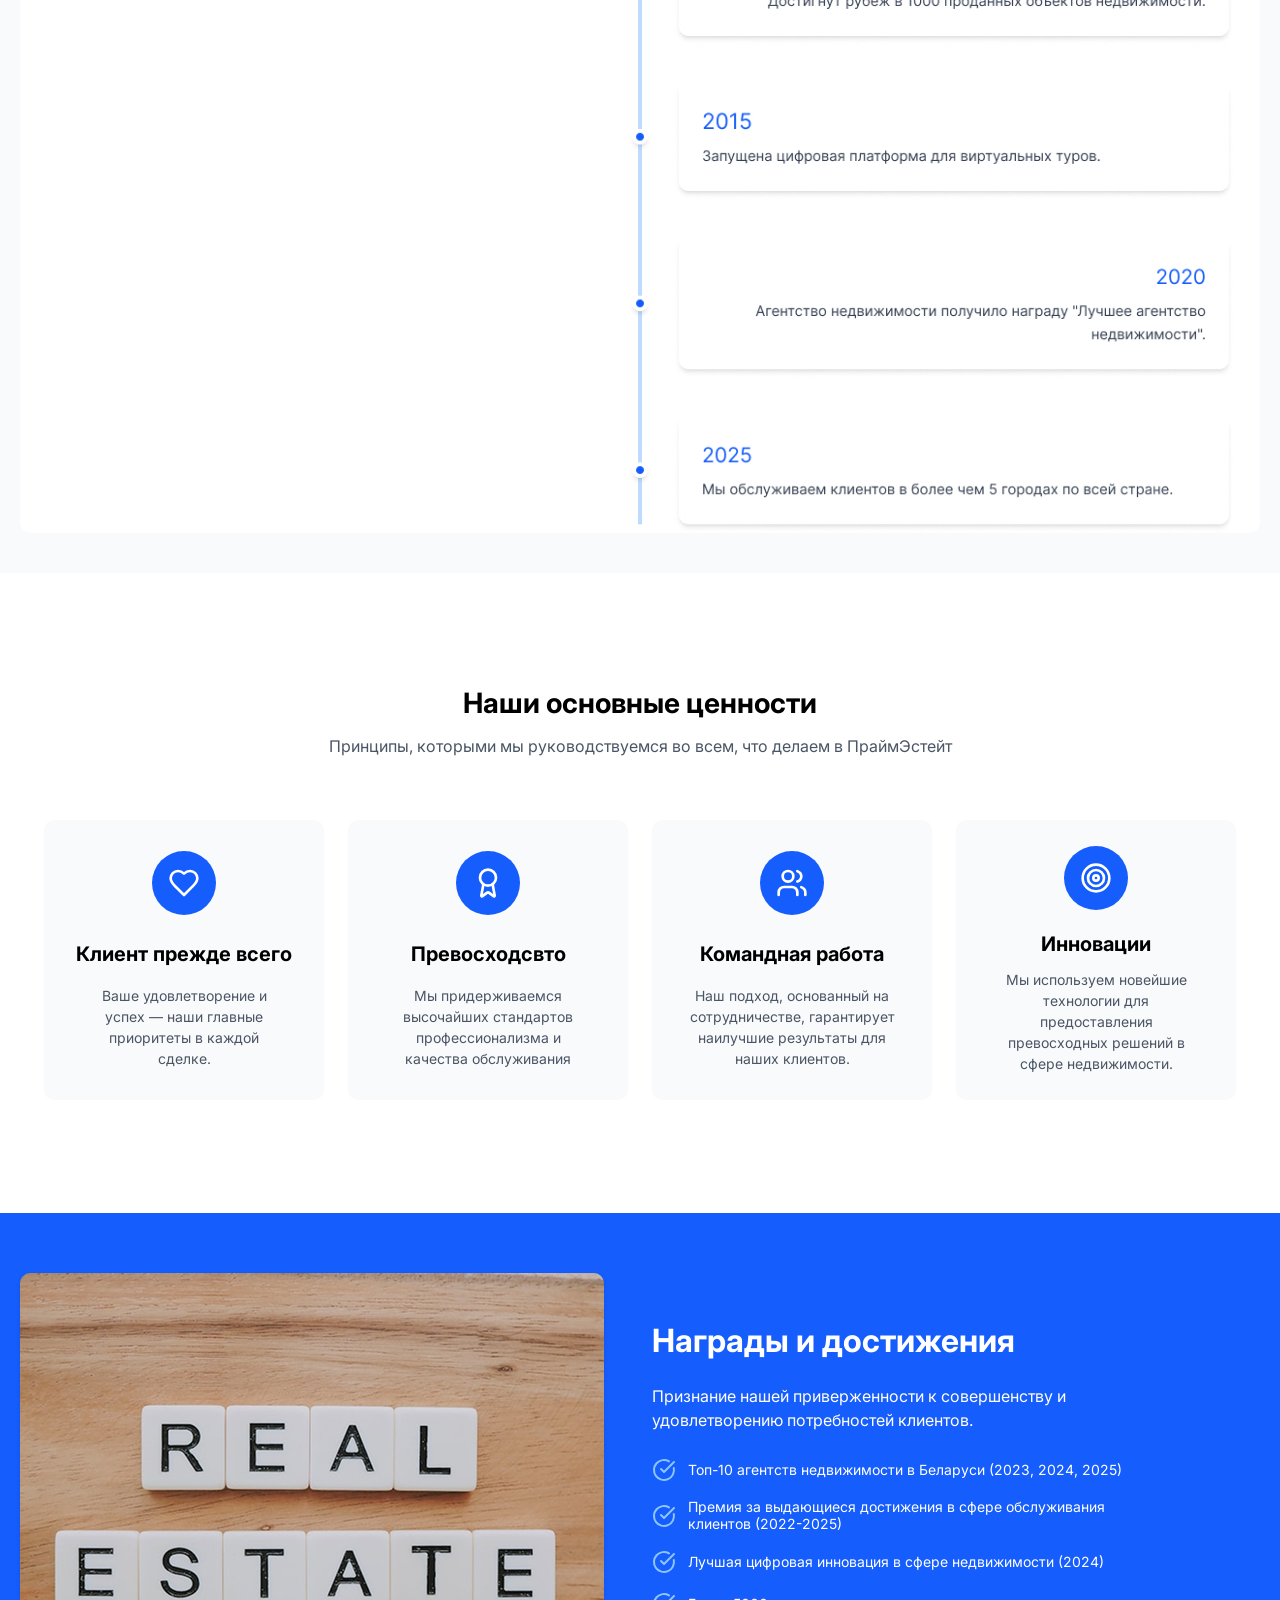
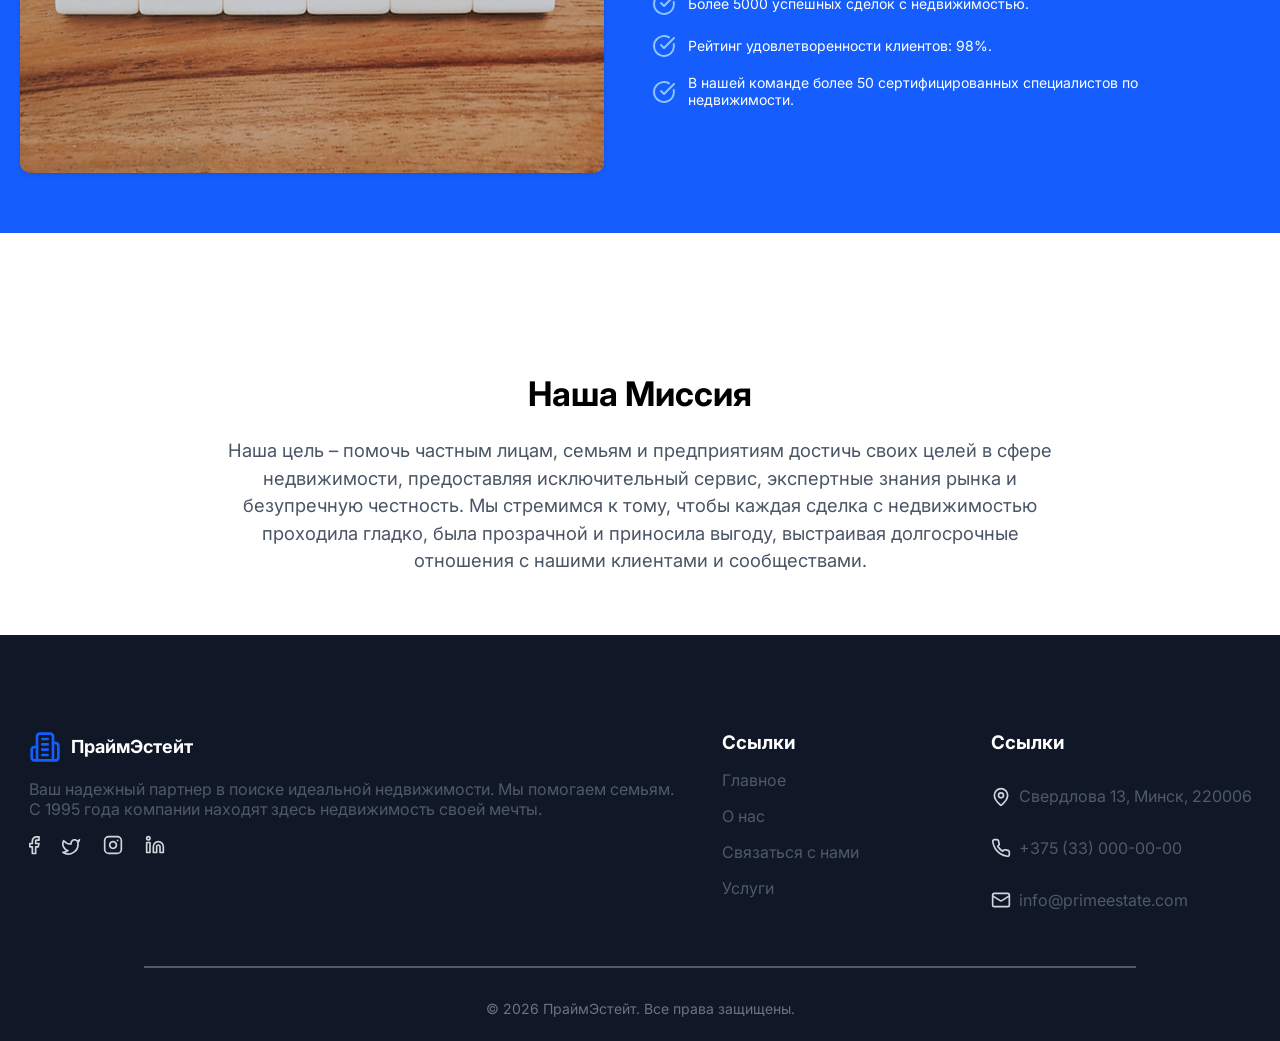
<file: about.html>
<!DOCTYPE html>
<html lang="en">
<head>
    <meta charset="UTF-8">
    <meta name="viewport" content="width=<device-width>, initial-scale=1.0">
    <title>About Us</title>
    <link rel="stylesheet" href="styles/about.css">
    <link rel="preconnect" href="https://fonts.googleapis.com">
    <link rel="preconnect" href="https://fonts.gstatic.com" crossorigin>
    <link href="https://fonts.googleapis.com/css2?family=Inter:ital,opsz,wght@0,14..32,100..900;1,14..32,100..900&display=swap" rel="stylesheet">
</head>
<body>
    <nav>
        <div class="h1">
            <svg width="32" height="32" viewBox="0 0 32 32" fill="none" xmlns="http://www.w3.org/2000/svg">
                <path d="M8 29.3333V5.33333C8 4.62609 8.28095 3.94781 8.78105 3.44772C9.28115 2.94762 9.95942 2.66667 10.6667 2.66667H21.3333C22.0406 2.66667 22.7189 2.94762 23.219 3.44772C23.719 3.94781 24 4.62609 24 5.33333V29.3333H8Z" stroke="#155DFC" stroke-width="2.66667" stroke-linecap="round" stroke-linejoin="round"/>
                <path d="M7.99999 16H5.33332C4.62608 16 3.9478 16.281 3.4477 16.781C2.94761 17.2811 2.66666 17.9594 2.66666 18.6667V26.6667C2.66666 27.3739 2.94761 28.0522 3.4477 28.5523C3.9478 29.0524 4.62608 29.3333 5.33332 29.3333H7.99999" stroke="#155DFC" stroke-width="2.66667" stroke-linecap="round" stroke-linejoin="round"/>
                <path d="M24 12H26.6667C27.3739 12 28.0522 12.281 28.5523 12.781C29.0524 13.2811 29.3333 13.9594 29.3333 14.6667V26.6667C29.3333 27.3739 29.0524 28.0522 28.5523 28.5523C28.0522 29.0524 27.3739 29.3333 26.6667 29.3333H24" stroke="#155DFC" stroke-width="2.66667" stroke-linecap="round" stroke-linejoin="round"/>
                <path d="M13.3333 8H18.6667" stroke="#155DFC" stroke-width="2.66667" stroke-linecap="round" stroke-linejoin="round"/>
                <path d="M13.3333 13.3333H18.6667" stroke="#155DFC" stroke-width="2.66667" stroke-linecap="round" stroke-linejoin="round"/>
                <path d="M13.3333 18.6667H18.6667" stroke="#155DFC" stroke-width="2.66667" stroke-linecap="round" stroke-linejoin="round"/>
                <path d="M13.3333 24H18.6667" stroke="#155DFC" stroke-width="2.66667" stroke-linecap="round" stroke-linejoin="round"/>
            </svg>
            <h1>ПраймЭстейт</h1>
        </div>
        
        <div class="burger" id="burgerMenu">
            <span></span>
            <span></span>
            <span></span>
        </div>
        
        <div class="container" id="navMenu">
            <a href="index.html">Гланое</a>
            <a href="flats.html">Недвижимость</a>
            <a href="about.html">О нас</a>
            <a href="contact.html">Связаться с нами</a>
            <a href="service.html">Услуги</a>
            <button>
                <a href="contact.html">Начать</a>
            </button>
        </div>
    </nav>
    <section class="about">
        <div class="about_container">
            <h2>Про ПраймЭстейт</h2>
            <p>Воплощаем мечты в жизнь и создаем дома с 1995 года. Ваш надежный партнер в сфере недвижимости.</p>
        </div>
    </section>
    <section class="story">
        <div class="story_container">
            <div class="text-container">
                <h2>История</h2>
                <p>Компания PrimeEstate, основанная в 1995 году, начала свою деятельность с простой миссии: помочь
                семьям и предприятиям найти идеальную недвижимость. Начав с
                небольшого офиса в Минске, компания выросла в одно из самых надежных
                агентств недвижимости в стране.</p>
            <p>За последние 28 лет мы помогли тысячам клиентов реализовать свои мечты.
                мечты о собственном доме и разумных инвестициях в недвижимость.
                Наш успех основан на непоколебимой приверженности принципам
                честности, профессионализма и индивидуального подхода к каждому
                клиенту</p>
        <p>Сегодня компания PrimeEstate работает более чем в 25 городах по
                всей стране, в ее команде более 50 опытных агентов, разделяющих
                наше стремление к совершенству. Мы сочетаем многолетний опыт
                работы на рынке с передовыми технологиями, чтобы обеспечить
                нашим клиентам непревзойденные результаты.</p>
            </div>
            <img src="images/PrimeEstate Building.jpg" class="img1">
        </div>
    </section>
    <section class="journey">
        <img src="images/Container.jpg" alt="iji">
    </section>
    <section class="values">
        <div class="val_cont">
            <h3>Наши основные ценности</h3>
            <p>Принципы, которыми мы руководствуемся во всем, что делаем в ПраймЭстейт</p>
            <div class="arg_cont">
                <div class="arguments">
                    <svg width="64" height="64" viewBox="0 0 64 64" fill="none" xmlns="http://www.w3.org/2000/svg">
                        <rect width="64" height="64" rx="32" fill="#155DFC"/>
                        <path d="M41.3334 34.6667C43.3201 32.72 45.3334 30.3867 45.3334 27.3333C45.3334 25.3884 44.5608 23.5232 43.1855 22.1479C41.8103 20.7726 39.945 20 38.0001 20C35.6534 20 34.0001 20.6667 32.0001 22.6667C30.0001 20.6667 28.3467 20 26.0001 20C24.0552 20 22.1899 20.7726 20.8146 22.1479C19.4394 23.5232 18.6667 25.3884 18.6667 27.3333C18.6667 30.4 20.6667 32.7333 22.6667 34.6667L32.0001 44L41.3334 34.6667Z" stroke="white" stroke-width="2.66667" stroke-linecap="round" stroke-linejoin="round"/>
                    </svg>
                    <h3>Клиент прежде всего</h3>
                    <p>Ваше удовлетворение и<br>
                        успех — наши главные<br>
                        приоритеты в каждой<br>
                        сделке.</p>
                </div>
                <div class="arguments">
                    <svg width="64" height="64" viewBox="0 0 64 64" fill="none" xmlns="http://www.w3.org/2000/svg">
                        <rect width="64" height="64" rx="32" fill="#155DFC"/>
                        <path d="M36.6359 33.1865L38.6559 44.5545C38.6785 44.6884 38.6598 44.826 38.6021 44.9489C38.5444 45.0718 38.4506 45.1741 38.3332 45.2423C38.2157 45.3104 38.0803 45.341 37.945 45.3301C37.8097 45.3192 37.6809 45.2673 37.5759 45.1812L32.8026 41.5985C32.5721 41.4264 32.2922 41.3334 32.0046 41.3334C31.7169 41.3334 31.437 41.4264 31.2066 41.5985L26.4252 45.1799C26.3203 45.2658 26.1917 45.3177 26.0566 45.3286C25.9214 45.3395 25.7861 45.309 25.6688 45.241C25.5515 45.1731 25.4576 45.071 25.3998 44.9483C25.342 44.8256 25.323 44.6883 25.3452 44.5545L27.3639 33.1865" stroke="white" stroke-width="2.66667" stroke-linecap="round" stroke-linejoin="round"/>
                        <path d="M32 34.6665C36.4183 34.6665 40 31.0848 40 26.6665C40 22.2482 36.4183 18.6665 32 18.6665C27.5817 18.6665 24 22.2482 24 26.6665C24 31.0848 27.5817 34.6665 32 34.6665Z" stroke="white" stroke-width="2.66667" stroke-linecap="round" stroke-linejoin="round"/>
                    </svg>
                    <h3>Превосходсвто</h3>
                    <p>
                        Мы придерживаемся<br>
                        высочайших стандартов<br>
                        профессионализма и<br>
                        качества обслуживания<br>
                    </p>
                </div>
                <div class="arguments">
                    <svg width="64" height="64" viewBox="0 0 64 64" fill="none" xmlns="http://www.w3.org/2000/svg">
                        <rect width="64" height="64" rx="32" fill="#155DFC"/>
                        <path d="M37.3334 44V41.3333C37.3334 39.9188 36.7715 38.5623 35.7713 37.5621C34.7711 36.5619 33.4146 36 32.0001 36H24.0001C22.5856 36 21.229 36.5619 20.2288 37.5621C19.2287 38.5623 18.6667 39.9188 18.6667 41.3333V44" stroke="white" stroke-width="2.66667" stroke-linecap="round" stroke-linejoin="round"/>
                        <path d="M28.0001 30.6667C30.9456 30.6667 33.3334 28.2789 33.3334 25.3333C33.3334 22.3878 30.9456 20 28.0001 20C25.0546 20 22.6667 22.3878 22.6667 25.3333C22.6667 28.2789 25.0546 30.6667 28.0001 30.6667Z" stroke="white" stroke-width="2.66667" stroke-linecap="round" stroke-linejoin="round"/>
                        <path d="M45.3333 44V41.3333C45.3324 40.1516 44.9391 39.0037 44.2151 38.0698C43.4911 37.1358 42.4774 36.4688 41.3333 36.1733" stroke="white" stroke-width="2.66667" stroke-linecap="round" stroke-linejoin="round"/>
                        <path d="M37.3333 20.1733C38.4805 20.4671 39.4973 21.1343 40.2234 22.0698C40.9496 23.0052 41.3437 24.1558 41.3437 25.34C41.3437 26.5242 40.9496 27.6748 40.2234 28.6103C39.4973 29.5457 38.4805 30.2129 37.3333 30.5067" stroke="white" stroke-width="2.66667" stroke-linecap="round" stroke-linejoin="round"/>
                    </svg>
                    <h3>Командная работа</h3>
                    <p>Наш подход, основанный на<br>
                        сотрудничестве, гарантирует<br>
                        наилучшие результаты для<br>
                        наших клиентов.</p>
                </div>
                <div class="arguments">
                    <svg width="64" height="64" viewBox="0 0 64 64" fill="none" xmlns="http://www.w3.org/2000/svg">
                        <rect width="64" height="64" rx="32" fill="#155DFC"/>
                        <path d="M32.0001 45.3332C39.3639 45.3332 45.3334 39.3636 45.3334 31.9998C45.3334 24.636 39.3639 18.6665 32.0001 18.6665C24.6363 18.6665 18.6667 24.636 18.6667 31.9998C18.6667 39.3636 24.6363 45.3332 32.0001 45.3332Z" stroke="white" stroke-width="2.66667" stroke-linecap="round" stroke-linejoin="round"/>
                        <path d="M32 40C36.4183 40 40 36.4183 40 32C40 27.5817 36.4183 24 32 24C27.5817 24 24 27.5817 24 32C24 36.4183 27.5817 40 32 40Z" stroke="white" stroke-width="2.66667" stroke-linecap="round" stroke-linejoin="round"/>
                        <path d="M32.0002 34.6668C33.4729 34.6668 34.6668 33.4729 34.6668 32.0002C34.6668 30.5274 33.4729 29.3335 32.0002 29.3335C30.5274 29.3335 29.3335 30.5274 29.3335 32.0002C29.3335 33.4729 30.5274 34.6668 32.0002 34.6668Z" stroke="white" stroke-width="2.66667" stroke-linecap="round" stroke-linejoin="round"/>
                    </svg>
                    <h3>Инновации</h3>
                    <p>Мы используем новейшие<br>
                        технологии для<br>
                        предоставления<br>
                        превосходных решений в<br>
                        сфере недвижимости.</p>
                </div>
            </div>    
        </div>
    </section>
    <section class="achivments">
        <div class="val_cont">
            <div class="text_cont">
                <h2>Награды и достижения</h2>
                <p class="p">Признание нашей приверженности к совершенству и<br>
                    удовлетворению потребностей клиентов.</p>
                <div class="check_and_text">
                    <svg width="24" height="26" viewBox="0 0 24 26" fill="none" xmlns="http://www.w3.org/2000/svg">
                        <path d="M21.8011 12C22.2578 14.2413 21.9323 16.5714 20.879 18.6018C19.8256 20.6322 18.108 22.24 16.0126 23.1573C13.9172 24.0746 11.5707 24.2458 9.3644 23.6424C7.15807 23.0389 5.22529 21.6974 3.88838 19.8414C2.55146 17.9854 1.89122 15.7272 2.01776 13.4434C2.14431 11.1595 3.04998 8.98808 4.58375 7.29116C6.11752 5.59424 8.18668 4.47442 10.4462 4.11844C12.7056 3.76247 15.0189 4.19185 17.0001 5.33499" stroke="#8EC5FF" stroke-width="2" stroke-linecap="round" stroke-linejoin="round"/>
                        <path d="M9 13L12 16L22 6" stroke="#8EC5FF" stroke-width="2" stroke-linecap="round" stroke-linejoin="round"/>
                    </svg>
                    <p>Топ-10 агентств недвижимости в Беларуси (2023, 2024, 2025)</p>
                </div>
                <div class="check_and_text">
                    <svg width="24" height="26" viewBox="0 0 24 26" fill="none" xmlns="http://www.w3.org/2000/svg">
                        <path d="M21.8011 12C22.2578 14.2413 21.9323 16.5714 20.879 18.6018C19.8256 20.6322 18.108 22.24 16.0126 23.1573C13.9172 24.0746 11.5707 24.2458 9.3644 23.6424C7.15807 23.0389 5.22529 21.6974 3.88838 19.8414C2.55146 17.9854 1.89122 15.7272 2.01776 13.4434C2.14431 11.1595 3.04998 8.98808 4.58375 7.29116C6.11752 5.59424 8.18668 4.47442 10.4462 4.11844C12.7056 3.76247 15.0189 4.19185 17.0001 5.33499" stroke="#8EC5FF" stroke-width="2" stroke-linecap="round" stroke-linejoin="round"/>
                        <path d="M9 13L12 16L22 6" stroke="#8EC5FF" stroke-width="2" stroke-linecap="round" stroke-linejoin="round"/>
                    </svg>
                    <p>Премия за выдающиеся достижения в сфере обслуживания<br>
клиентов (2022-2025)</p>
                </div>
                <div class="check_and_text">
                    <svg width="24" height="26" viewBox="0 0 24 26" fill="none" xmlns="http://www.w3.org/2000/svg">
                        <path d="M21.8011 12C22.2578 14.2413 21.9323 16.5714 20.879 18.6018C19.8256 20.6322 18.108 22.24 16.0126 23.1573C13.9172 24.0746 11.5707 24.2458 9.3644 23.6424C7.15807 23.0389 5.22529 21.6974 3.88838 19.8414C2.55146 17.9854 1.89122 15.7272 2.01776 13.4434C2.14431 11.1595 3.04998 8.98808 4.58375 7.29116C6.11752 5.59424 8.18668 4.47442 10.4462 4.11844C12.7056 3.76247 15.0189 4.19185 17.0001 5.33499" stroke="#8EC5FF" stroke-width="2" stroke-linecap="round" stroke-linejoin="round"/>
                        <path d="M9 13L12 16L22 6" stroke="#8EC5FF" stroke-width="2" stroke-linecap="round" stroke-linejoin="round"/>
                    </svg>
                    <p>Лучшая цифровая инновация в сфере недвижимости (2024)</p>
                </div>
                <div class="check_and_text">
                    <svg width="24" height="26" viewBox="0 0 24 26" fill="none" xmlns="http://www.w3.org/2000/svg">
                        <path d="M21.8011 12C22.2578 14.2413 21.9323 16.5714 20.879 18.6018C19.8256 20.6322 18.108 22.24 16.0126 23.1573C13.9172 24.0746 11.5707 24.2458 9.3644 23.6424C7.15807 23.0389 5.22529 21.6974 3.88838 19.8414C2.55146 17.9854 1.89122 15.7272 2.01776 13.4434C2.14431 11.1595 3.04998 8.98808 4.58375 7.29116C6.11752 5.59424 8.18668 4.47442 10.4462 4.11844C12.7056 3.76247 15.0189 4.19185 17.0001 5.33499" stroke="#8EC5FF" stroke-width="2" stroke-linecap="round" stroke-linejoin="round"/>
                        <path d="M9 13L12 16L22 6" stroke="#8EC5FF" stroke-width="2" stroke-linecap="round" stroke-linejoin="round"/>
                    </svg>
                    <p>Более 5000 успешных сделок с недвижимостью.</p>
                </div>
                <div class="check_and_text">
                    <svg width="24" height="26" viewBox="0 0 24 26" fill="none" xmlns="http://www.w3.org/2000/svg">
                        <path d="M21.8011 12C22.2578 14.2413 21.9323 16.5714 20.879 18.6018C19.8256 20.6322 18.108 22.24 16.0126 23.1573C13.9172 24.0746 11.5707 24.2458 9.3644 23.6424C7.15807 23.0389 5.22529 21.6974 3.88838 19.8414C2.55146 17.9854 1.89122 15.7272 2.01776 13.4434C2.14431 11.1595 3.04998 8.98808 4.58375 7.29116C6.11752 5.59424 8.18668 4.47442 10.4462 4.11844C12.7056 3.76247 15.0189 4.19185 17.0001 5.33499" stroke="#8EC5FF" stroke-width="2" stroke-linecap="round" stroke-linejoin="round"/>
                        <path d="M9 13L12 16L22 6" stroke="#8EC5FF" stroke-width="2" stroke-linecap="round" stroke-linejoin="round"/>
                    </svg>
                    <p>Рейтинг удовлетворенности клиентов: 98%.</p>
                </div>
                <div class="check_and_text">
                    <svg width="24" height="26" viewBox="0 0 24 26" fill="none" xmlns="http://www.w3.org/2000/svg">
                        <path d="M21.8011 12C22.2578 14.2413 21.9323 16.5714 20.879 18.6018C19.8256 20.6322 18.108 22.24 16.0126 23.1573C13.9172 24.0746 11.5707 24.2458 9.3644 23.6424C7.15807 23.0389 5.22529 21.6974 3.88838 19.8414C2.55146 17.9854 1.89122 15.7272 2.01776 13.4434C2.14431 11.1595 3.04998 8.98808 4.58375 7.29116C6.11752 5.59424 8.18668 4.47442 10.4462 4.11844C12.7056 3.76247 15.0189 4.19185 17.0001 5.33499" stroke="#8EC5FF" stroke-width="2" stroke-linecap="round" stroke-linejoin="round"/>
                        <path d="M9 13L12 16L22 6" stroke="#8EC5FF" stroke-width="2" stroke-linecap="round" stroke-linejoin="round"/>
                    </svg>
                    <p>В нашей команде более 50 сертифицированных специалистов по<br>
недвижимости.</p>
                </div>
            </div>
            <img src="images/realEstate.jpg" alt="">
        </div>
    </section>
    <section class="mission">
        <div class="cont">
            <h2>Наша Миссия</h2>
            <p>Наша цель – помочь частным лицам, семьям и предприятиям достичь своих целей в
                сфере недвижимости, предоставляя исключительный сервис, экспертные знания рынка и
                безупречную честность. Мы стремимся к тому, чтобы каждая сделка с недвижимостью
                проходила гладко, была прозрачной и приносила выгоду, выстраивая долгосрочные
                отношения с нашими клиентами и сообществами.</p>
        </div>
        
    </section>
    <footer>
        <div class="information">
            <div class="inf_footer">
                <div class="logo_and_text">
                    <svg width="32" height="32" viewBox="0 0 32 32" fill="none" xmlns="http://www.w3.org/2000/svg">
                        <path d="M8 29.3333V5.33333C8 4.62609 8.28095 3.94781 8.78105 3.44772C9.28115 2.94762 9.95942 2.66667 10.6667 2.66667H21.3333C22.0406 2.66667 22.7189 2.94762 23.219 3.44772C23.719 3.94781 24 4.62609 24 5.33333V29.3333H8Z" stroke="#155DFC" stroke-width="2.66667" stroke-linecap="round" stroke-linejoin="round"/>
                        <path d="M7.99999 16H5.33332C4.62608 16 3.9478 16.281 3.4477 16.781C2.94761 17.2811 2.66666 17.9594 2.66666 18.6667V26.6667C2.66666 27.3739 2.94761 28.0522 3.4477 28.5523C3.9478 29.0524 4.62608 29.3333 5.33332 29.3333H7.99999" stroke="#155DFC" stroke-width="2.66667" stroke-linecap="round" stroke-linejoin="round"/>
                        <path d="M24 12H26.6667C27.3739 12 28.0522 12.281 28.5523 12.781C29.0524 13.2811 29.3333 13.9594 29.3333 14.6667V26.6667C29.3333 27.3739 29.0524 28.0522 28.5523 28.5523C28.0522 29.0524 27.3739 29.3333 26.6667 29.3333H24" stroke="#155DFC" stroke-width="2.66667" stroke-linecap="round" stroke-linejoin="round"/>
                        <path d="M13.3333 8H18.6667" stroke="#155DFC" stroke-width="2.66667" stroke-linecap="round" stroke-linejoin="round"/>
                        <path d="M13.3333 13.3333H18.6667" stroke="#155DFC" stroke-width="2.66667" stroke-linecap="round" stroke-linejoin="round"/>
                        <path d="M13.3333 18.6667H18.6667" stroke="#155DFC" stroke-width="2.66667" stroke-linecap="round" stroke-linejoin="round"/>
                        <path d="M13.3333 24H18.6667" stroke="#155DFC" stroke-width="2.66667" stroke-linecap="round" stroke-linejoin="round"/>
                    </svg>
                    <h1>ПраймЭстейт</h1>
                </div>
                <p>Ваш надежный партнер в поиске идеальной недвижимости. Мы помогаем семьям.<br> С 1995 года компании находят здесь недвижимость своей мечты.</p>
                <div>
                    <svg width="11" height="19" viewBox="0 0 11 19" fill="none" xmlns="http://www.w3.org/2000/svg" class="icons">
                        <path d="M10 0.833252H7.50001C6.39494 0.833252 5.33513 1.27224 4.55373 2.05364C3.77233 2.83504 3.33334 3.89485 3.33334 4.99992V7.49992H0.833344V10.8333H3.33334V17.4999H6.66668V10.8333H9.16668L10 7.49992H6.66668V4.99992C6.66668 4.7789 6.75447 4.56694 6.91075 4.41066C7.06703 4.25438 7.279 4.16659 7.50001 4.16659H10V0.833252Z" stroke="#D1D5DC" stroke-width="1.66667" stroke-linecap="round" stroke-linejoin="round"/>
                    </svg>
                    <svg width="19" height="16" viewBox="0 0 19 16" fill="none" xmlns="http://www.w3.org/2000/svg" class="icons">
                        <path d="M17.5001 0.839537C17.5001 0.839537 16.9167 2.58954 15.8334 3.67287C17.1667 12.0062 8.00007 18.0895 0.833405 13.3395C2.66674 13.4229 4.50007 12.8395 5.8334 11.6729C1.66674 10.4229 -0.416595 5.5062 1.66674 1.67287C3.50007 3.83954 6.3334 5.08954 9.16674 5.0062C8.41674 1.5062 12.5001 -0.493796 15.0001 1.83954C15.9167 1.83954 17.5001 0.839537 17.5001 0.839537Z" stroke="#D1D5DC" stroke-width="1.66667" stroke-linecap="round" stroke-linejoin="round"/>
                    </svg>
                    <svg width="20" height="20" viewBox="0 0 20 20" fill="none" xmlns="http://www.w3.org/2000/svg" class="icons">
                        <path d="M14.1667 1.66675H5.83332C3.53214 1.66675 1.66666 3.53223 1.66666 5.83341V14.1667C1.66666 16.4679 3.53214 18.3334 5.83332 18.3334H14.1667C16.4678 18.3334 18.3333 16.4679 18.3333 14.1667V5.83341C18.3333 3.53223 16.4678 1.66675 14.1667 1.66675Z" stroke="#D1D5DC" stroke-width="1.66667" stroke-linecap="round" stroke-linejoin="round"/>
                        <path d="M13.3333 9.47501C13.4362 10.1685 13.3177 10.8769 12.9948 11.4992C12.6719 12.1215 12.161 12.6262 11.5347 12.9414C10.9084 13.2566 10.1987 13.3663 9.5065 13.255C8.81428 13.1436 8.17481 12.8167 7.67904 12.321C7.18327 11.8252 6.85645 11.1857 6.74507 10.4935C6.63368 9.8013 6.7434 9.09159 7.05862 8.46532C7.37383 7.83905 7.8785 7.32812 8.50083 7.00521C9.12316 6.68229 9.83147 6.56383 10.525 6.66667C11.2324 6.77158 11.8874 7.10123 12.3931 7.60693C12.8988 8.11263 13.2284 8.76757 13.3333 9.47501Z" stroke="#D1D5DC" stroke-width="1.66667" stroke-linecap="round" stroke-linejoin="round"/>
                        <path d="M14.5833 5.41675H14.5917" stroke="#D1D5DC" stroke-width="1.66667" stroke-linecap="round" stroke-linejoin="round"/>
                    </svg>
                    <svg width="20" height="20" viewBox="0 0 20 20" fill="none" xmlns="http://www.w3.org/2000/svg" class="icons">
                        <path d="M13.3333 6.66675C14.6594 6.66675 15.9312 7.19353 16.8689 8.13121C17.8066 9.0689 18.3333 10.3407 18.3333 11.6667V17.5001H15V11.6667C15 11.2247 14.8244 10.8008 14.5119 10.4882C14.1993 10.1757 13.7754 10.0001 13.3333 10.0001C12.8913 10.0001 12.4674 10.1757 12.1548 10.4882C11.8423 10.8008 11.6667 11.2247 11.6667 11.6667V17.5001H8.33334V11.6667C8.33334 10.3407 8.86013 9.0689 9.79781 8.13121C10.7355 7.19353 12.0073 6.66675 13.3333 6.66675Z" stroke="#D1D5DC" stroke-width="1.66667" stroke-linecap="round" stroke-linejoin="round"/>
                        <path d="M4.99999 7.5H1.66666V17.5H4.99999V7.5Z" stroke="#D1D5DC" stroke-width="1.66667" stroke-linecap="round" stroke-linejoin="round"/>
                        <path d="M3.33332 5.00008C4.2538 5.00008 4.99999 4.25389 4.99999 3.33341C4.99999 2.41294 4.2538 1.66675 3.33332 1.66675C2.41285 1.66675 1.66666 2.41294 1.66666 3.33341C1.66666 4.25389 2.41285 5.00008 3.33332 5.00008Z" stroke="#D1D5DC" stroke-width="1.66667" stroke-linecap="round" stroke-linejoin="round"/>
                    </svg>
                </div>
                
            </div>
            <div class="inf_footer">
                <h3>Ссылки</h3>
                <a href="index.html">Главное</a>
                <a href="about.html">О нас</a>
                <a href="contact.html">Связаться с нами</a>
                <a href="service.html">Услуги</a>
            </div>
            <div class="inf_footer">
                <h3>Ссылки</h3>
                <div class="flex">
                    <svg width="20" height="22" viewBox="0 0 20 22" fill="none" xmlns="http://www.w3.org/2000/svg">
                        <path d="M16.6667 10.3334C16.6667 14.4942 12.0508 18.8276 10.5008 20.1659C10.3564 20.2745 10.1807 20.3332 10 20.3332C9.81934 20.3332 9.64357 20.2745 9.49918 20.1659C7.94918 18.8276 3.33334 14.4942 3.33334 10.3334C3.33334 8.5653 4.03572 6.86961 5.28596 5.61937C6.53621 4.36913 8.2319 3.66675 10 3.66675C11.7681 3.66675 13.4638 4.36913 14.7141 5.61937C15.9643 6.86961 16.6667 8.5653 16.6667 10.3334Z" stroke="#D1D5DC" stroke-width="1.66667" stroke-linecap="round" stroke-linejoin="round"/>
                        <path d="M10 12.8333C11.3807 12.8333 12.5 11.714 12.5 10.3333C12.5 8.95254 11.3807 7.83325 10 7.83325C8.61929 7.83325 7.5 8.95254 7.5 10.3333C7.5 11.714 8.61929 12.8333 10 12.8333Z" stroke="#D1D5DC" stroke-width="1.66667" stroke-linecap="round" stroke-linejoin="round"/>
                    </svg>
                    <p class="p">Свердлова 13, Минск,  220006</p>
                </div>
                <div class="flex">
                    <svg width="20" height="20" viewBox="0 0 20 20" fill="none" xmlns="http://www.w3.org/2000/svg">
                        <path d="M18.3333 14.0999V16.5999C18.3343 16.832 18.2867 17.0617 18.1937 17.2744C18.1008 17.487 17.9644 17.6779 17.7934 17.8348C17.6224 17.9917 17.4205 18.1112 17.2006 18.1855C16.9808 18.2599 16.7478 18.2875 16.5167 18.2666C13.9523 17.988 11.4892 17.1117 9.32498 15.7083C7.31151 14.4288 5.60443 12.7217 4.32499 10.7083C2.91663 8.53426 2.04019 6.05908 1.76665 3.48325C1.74583 3.25281 1.77321 3.02055 1.84707 2.80127C1.92092 2.58199 2.03963 2.38049 2.19562 2.2096C2.35162 2.03871 2.54149 1.90218 2.75314 1.80869C2.9648 1.7152 3.1936 1.6668 3.42499 1.66658H5.92499C6.32941 1.6626 6.72148 1.80582 7.02812 2.06953C7.33476 2.33324 7.53505 2.69946 7.59165 3.09992C7.69717 3.89997 7.89286 4.68552 8.17499 5.44158C8.2871 5.73985 8.31137 6.06401 8.24491 6.37565C8.17844 6.68729 8.02404 6.97334 7.79998 7.19992L6.74165 8.25825C7.92795 10.3445 9.65536 12.072 11.7417 13.2583L12.8 12.1999C13.0266 11.9759 13.3126 11.8215 13.6243 11.755C13.9359 11.6885 14.26 11.7128 14.5583 11.8249C15.3144 12.107 16.0999 12.3027 16.9 12.4083C17.3048 12.4654 17.6745 12.6693 17.9388 12.9812C18.203 13.2931 18.3435 13.6912 18.3333 14.0999Z" stroke="#D1D5DC" stroke-width="1.66667" stroke-linecap="round" stroke-linejoin="round"/>
                    </svg>
                    <p class="p">+375 (33) 000-00-00</p>
                </div>
                
                <div class="flex">
                    <svg width="20" height="20" viewBox="0 0 20 20" fill="none" xmlns="http://www.w3.org/2000/svg">
                        <path d="M16.6667 3.33325H3.33332C2.41285 3.33325 1.66666 4.07944 1.66666 4.99992V14.9999C1.66666 15.9204 2.41285 16.6666 3.33332 16.6666H16.6667C17.5871 16.6666 18.3333 15.9204 18.3333 14.9999V4.99992C18.3333 4.07944 17.5871 3.33325 16.6667 3.33325Z" stroke="#D1D5DC" stroke-width="1.66667" stroke-linecap="round" stroke-linejoin="round"/>
                        <path d="M18.3333 5.83325L10.8583 10.5833C10.601 10.7444 10.3036 10.8299 9.99999 10.8299C9.69639 10.8299 9.39893 10.7444 9.14166 10.5833L1.66666 5.83325" stroke="#D1D5DC" stroke-width="1.66667" stroke-linecap="round" stroke-linejoin="round"/>
                    </svg>
                    <p class="p">info@primeestate.com</p>
                </div>
            </div>
        </div>
        <div class="hr">
            <p>© 2026 ПраймЭстейт. Все права защищены.</p>
        </div>
        
    </footer>
</body>
<script src="scripts/burger.js"></script>
<script src="scripts/animation.js"></script>
</html>
</file>
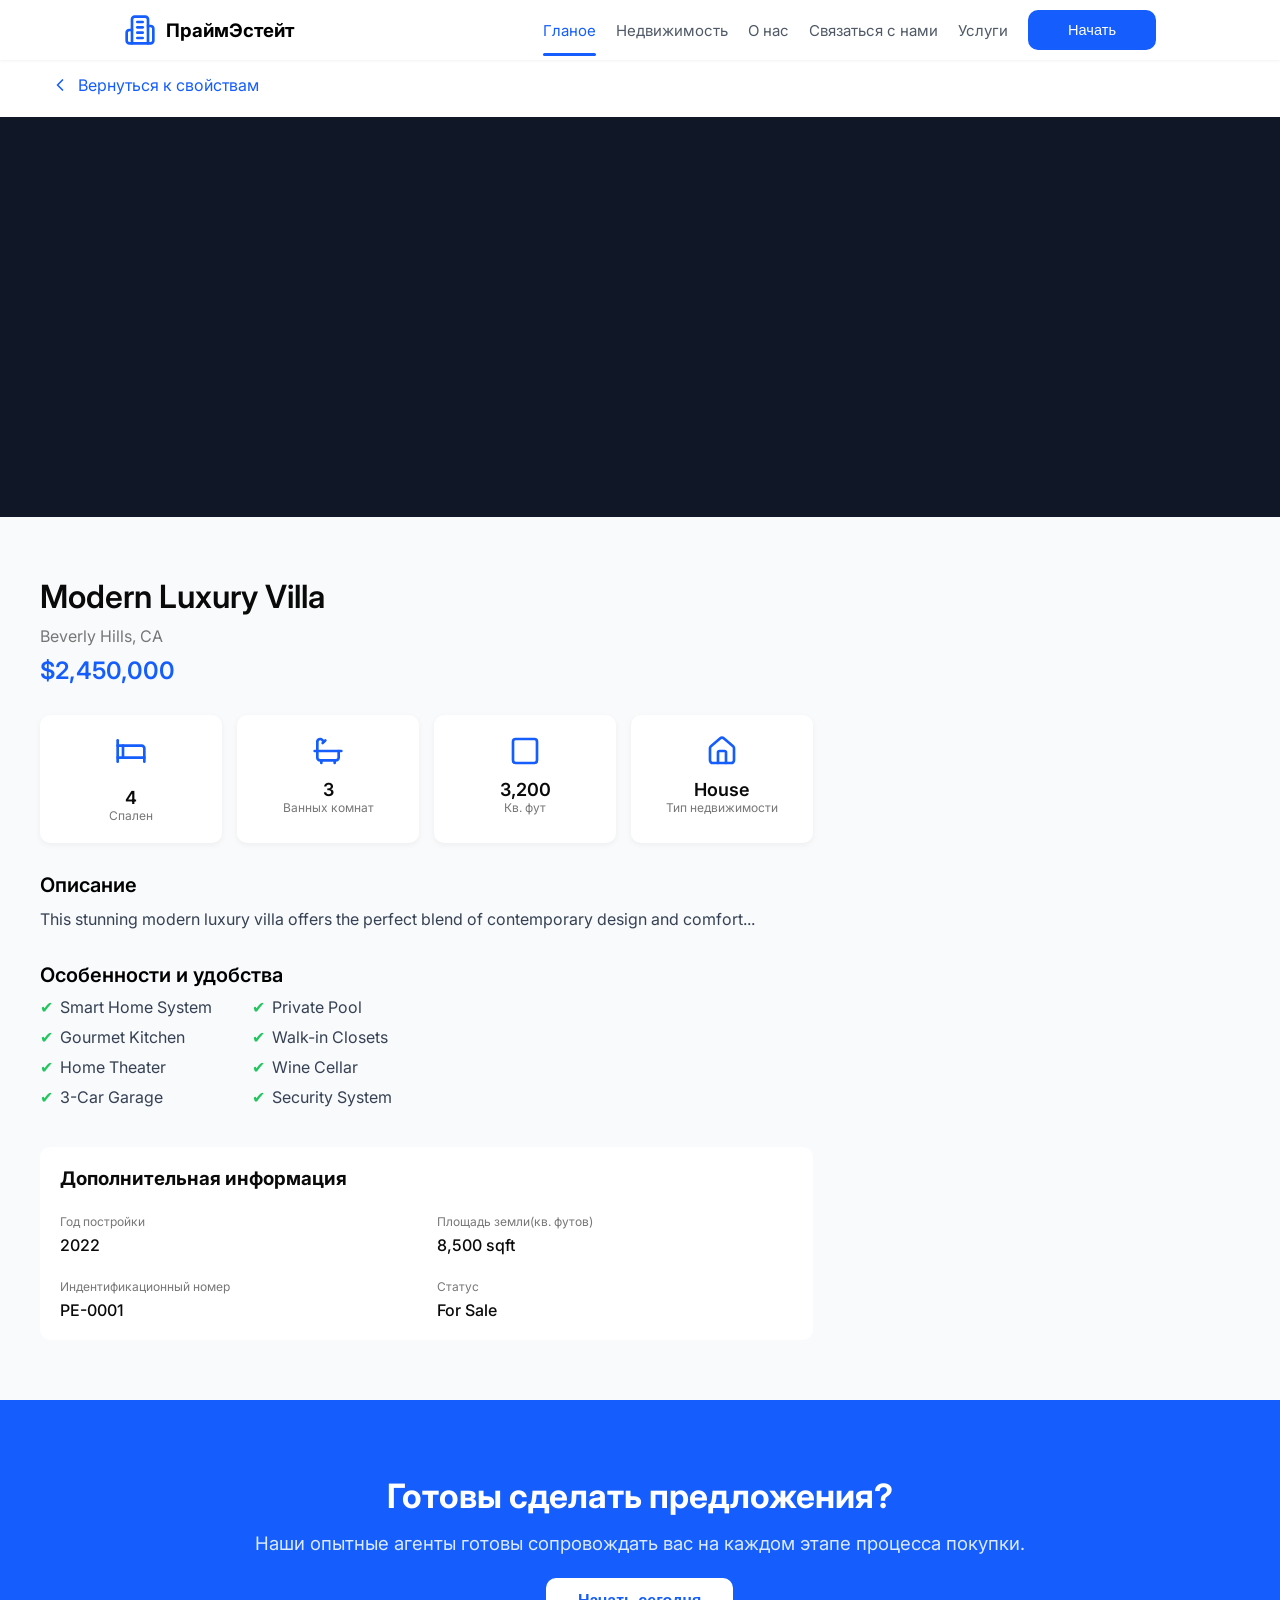
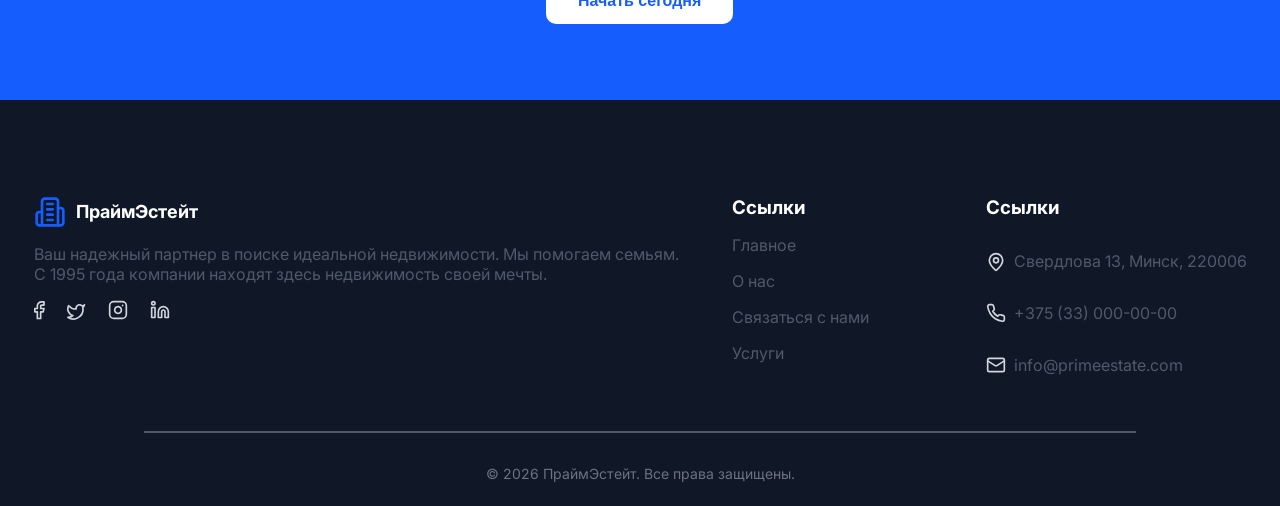
<file: appartament.html>
<!DOCTYPE html>
<html lang="en">
<head>
    <meta charset="UTF-8">
    <meta name="viewport" content="width=device-width, initial-scale=1.0">
    <title>Квартира</title>
    <link rel="stylesheet" href="styles/appartament.css">
    <link rel="preconnect" href="https://fonts.googleapis.com">
    <link rel="preconnect" href="https://fonts.gstatic.com" crossorigin>
    <link href="https://fonts.googleapis.com/css2?family=Inter:ital,opsz,wght@0,14..32,100..900;1,14..32,100..900&display=swap" rel="stylesheet">
</head>
<body>
    <nav>
        <div class="h1">
            <svg width="32" height="32" viewBox="0 0 32 32" fill="none" xmlns="http://www.w3.org/2000/svg">
                <path d="M8 29.3333V5.33333C8 4.62609 8.28095 3.94781 8.78105 3.44772C9.28115 2.94762 9.95942 2.66667 10.6667 2.66667H21.3333C22.0406 2.66667 22.7189 2.94762 23.219 3.44772C23.719 3.94781 24 4.62609 24 5.33333V29.3333H8Z" stroke="#155DFC" stroke-width="2.66667" stroke-linecap="round" stroke-linejoin="round"/>
                <path d="M7.99999 16H5.33332C4.62608 16 3.9478 16.281 3.4477 16.781C2.94761 17.2811 2.66666 17.9594 2.66666 18.6667V26.6667C2.66666 27.3739 2.94761 28.0522 3.4477 28.5523C3.9478 29.0524 4.62608 29.3333 5.33332 29.3333H7.99999" stroke="#155DFC" stroke-width="2.66667" stroke-linecap="round" stroke-linejoin="round"/>
                <path d="M24 12H26.6667C27.3739 12 28.0522 12.281 28.5523 12.781C29.0524 13.2811 29.3333 13.9594 29.3333 14.6667V26.6667C29.3333 27.3739 29.0524 28.0522 28.5523 28.5523C28.0522 29.0524 27.3739 29.3333 26.6667 29.3333H24" stroke="#155DFC" stroke-width="2.66667" stroke-linecap="round" stroke-linejoin="round"/>
                <path d="M13.3333 8H18.6667" stroke="#155DFC" stroke-width="2.66667" stroke-linecap="round" stroke-linejoin="round"/>
                <path d="M13.3333 13.3333H18.6667" stroke="#155DFC" stroke-width="2.66667" stroke-linecap="round" stroke-linejoin="round"/>
                <path d="M13.3333 18.6667H18.6667" stroke="#155DFC" stroke-width="2.66667" stroke-linecap="round" stroke-linejoin="round"/>
                <path d="M13.3333 24H18.6667" stroke="#155DFC" stroke-width="2.66667" stroke-linecap="round" stroke-linejoin="round"/>
            </svg>
            <h1>ПраймЭстейт</h1>
        </div>
        
        <div class="burger" id="burgerMenu">
            <span></span>
            <span></span>
            <span></span>
        </div>
        
        <div class="container" id="navMenu">
            <a href="index.html">Гланое</a>
            <a href="flats.html">Недвижимость</a>
            <a href="about.html">О нас</a>
            <a href="contact.html">Связаться с нами</a>
            <a href="service.html">Услуги</a>
            <button>
                <a href="contact.html">Начать</a>
            </button>
        </div>
    </nav>
    <section class="appart">
        <div class="back">
            <div>
                <svg width="20" height="20" viewBox="0 0 20 20" fill="none" xmlns="http://www.w3.org/2000/svg">
                    <path d="M12.5 15L7.5 10L12.5 5" stroke="#155DFC" stroke-width="1.66667" stroke-linecap="round" stroke-linejoin="round"/>
                </svg>
                <p>Вернуться к свойствам</p>
            </div>
        </div>
        <div class="back_img"></div>
    </section>
    <section class="about">
        <div class="about__container">
            <div class="about__content">
                <h1 class="about__title">Modern Luxury Villa</h1>

                <div class="about__location">Beverly Hills, CA</div>
                <div class="about__price">$2,450,000</div>

                <div class="about__stats">
                    <div class="about__stat">
                        <svg width="32" height="40" viewBox="0 0 32 40" fill="none" xmlns="http://www.w3.org/2000/svg">
                            <g clip-path="url(#clip0_235_26)">
                            <path d="M2.66699 5.3335V26.6668" stroke="#155DFC" stroke-width="2.66667" stroke-linecap="round" stroke-linejoin="round"/>
                            <path d="M2.66699 10.6665H26.667C27.3742 10.6665 28.0525 10.9475 28.5526 11.4476C29.0527 11.9477 29.3337 12.6259 29.3337 13.3332V26.6665" stroke="#155DFC" stroke-width="2.66667" stroke-linecap="round" stroke-linejoin="round"/>
                            <path d="M2.66699 22.6665H29.3337" stroke="#155DFC" stroke-width="2.66667" stroke-linecap="round" stroke-linejoin="round"/>
                            <path d="M8 10.6665V22.6665" stroke="#155DFC" stroke-width="2.66667" stroke-linecap="round" stroke-linejoin="round"/>
                            </g>
                            <defs>
                            <clipPath id="clip0_235_26">
                            <rect width="32" height="32" fill="white"/>
                            </clipPath>
                            </defs>
                        </svg>
                        <div class="about__stat-value">4</div>
                        <div class="about__stat-label">Спален</div>
                    </div>

                    <div class="about__stat">
                        <svg width="32" height="32" viewBox="0 0 32 32" fill="none" xmlns="http://www.w3.org/2000/svg">
                            <g clip-path="url(#clip0_235_39)">
                            <path d="M13.3337 5.3335L10.667 8.00016" stroke="#155DFC" stroke-width="2.66667" stroke-linecap="round" stroke-linejoin="round"/>
                            <path d="M22.667 25.3335V28.0002" stroke="#155DFC" stroke-width="2.66667" stroke-linecap="round" stroke-linejoin="round"/>
                            <path d="M2.66699 16H29.3337" stroke="#155DFC" stroke-width="2.66667" stroke-linecap="round" stroke-linejoin="round"/>
                            <path d="M9.33301 25.3335V28.0002" stroke="#155DFC" stroke-width="2.66667" stroke-linecap="round" stroke-linejoin="round"/>
                            <path d="M11.9997 6.66673L10.161 4.82806C9.77543 4.44069 9.28585 4.17335 8.75152 4.05838C8.21718 3.94342 7.66098 3.98576 7.1502 4.18028C6.63942 4.3748 6.19596 4.71317 5.87345 5.15445C5.55095 5.59572 5.36323 6.121 5.33301 6.66673V22.6667C5.33301 23.374 5.61396 24.0522 6.11406 24.5523C6.61415 25.0524 7.29243 25.3334 7.99967 25.3334H23.9997C24.7069 25.3334 25.3852 25.0524 25.8853 24.5523C26.3854 24.0522 26.6663 23.374 26.6663 22.6667V16.0001" stroke="#155DFC" stroke-width="2.66667" stroke-linecap="round" stroke-linejoin="round"/>
                            </g>
                            <defs>
                            <clipPath id="clip0_235_39">
                            <rect width="32" height="32" fill="white"/>
                            </clipPath>
                            </defs>
                        </svg>
                        <div class="about__stat-value">3</div>
                        <div class="about__stat-label">Ванных комнат</div>
                    </div>

                    <div class="about__stat">
                        <svg width="32" height="32" viewBox="0 0 32 32" fill="none" xmlns="http://www.w3.org/2000/svg">
                            <g clip-path="url(#clip0_235_52)">
                            <path d="M25.3333 4H6.66667C5.19391 4 4 5.19391 4 6.66667V25.3333C4 26.8061 5.19391 28 6.66667 28H25.3333C26.8061 28 28 26.8061 28 25.3333V6.66667C28 5.19391 26.8061 4 25.3333 4Z" stroke="#155DFC" stroke-width="2.66667" stroke-linecap="round" stroke-linejoin="round"/>
                            </g>
                            <defs>
                            <clipPath id="clip0_235_52">
                            <rect width="32" height="32" fill="white"/>
                            </clipPath>
                            </defs>
                        </svg>
                        <div class="about__stat-value">3,200</div>
                        <div class="about__stat-label">Кв. фут</div>
                    </div>

                    <div class="about__stat">
                        <svg width="32" height="32" viewBox="0 0 32 32" fill="none" xmlns="http://www.w3.org/2000/svg">
                            <g clip-path="url(#clip0_235_61)">
                            <path d="M20 28V17.3333C20 16.9797 19.8595 16.6406 19.6095 16.3905C19.3594 16.1405 19.0203 16 18.6667 16H13.3333C12.9797 16 12.6406 16.1405 12.3905 16.3905C12.1405 16.6406 12 16.9797 12 17.3333V28" stroke="#155DFC" stroke-width="2.66667" stroke-linecap="round" stroke-linejoin="round"/>
                            <path d="M4 13.3335C3.99991 12.9455 4.08445 12.5623 4.24772 12.2104C4.41099 11.8585 4.64906 11.5465 4.94533 11.2961L14.2787 3.29745C14.76 2.89067 15.3698 2.66748 16 2.66748C16.6302 2.66748 17.24 2.89067 17.7213 3.29745L27.0547 11.2961C27.3509 11.5465 27.589 11.8585 27.7523 12.2104C27.9156 12.5623 28.0001 12.9455 28 13.3335V25.3335C28 26.0407 27.719 26.719 27.219 27.2191C26.7189 27.7192 26.0406 28.0001 25.3333 28.0001H6.66667C5.95942 28.0001 5.28115 27.7192 4.78105 27.2191C4.28095 26.719 4 26.0407 4 25.3335V13.3335Z" stroke="#155DFC" stroke-width="2.66667" stroke-linecap="round" stroke-linejoin="round"/>
                            </g>
                            <defs>
                            <clipPath id="clip0_235_61">
                            <rect width="32" height="32" fill="white"/>
                            </clipPath>
                            </defs>
                        </svg>

                        <div class="about__stat-value">House</div>
                        <div class="about__stat-label">Тип недвижимости</div>
                    </div>
                </div>

                <h2 class="about__subtitle">Описание</h2>
                <p class="about__text">
                    This stunning modern luxury villa offers the perfect blend of contemporary design and comfort...
                </p>

                <h2 class="about__subtitle">Особенности и удобства</h2>
                <div class="about__features">
                    <ul>
                        <li>Smart Home System</li>
                        <li>Gourmet Kitchen</li>
                        <li>Home Theater</li>
                        <li>3-Car Garage</li>
                    </ul>
                    <ul>
                        <li>Private Pool</li>
                        <li>Walk-in Closets</li>
                        <li>Wine Cellar</li>
                        <li>Security System</li>
                    </ul>
                </div>

                <div class="about__additional">
                    <h3>Дополнительная информация</h3>

                    <div class="about__grid">
                        <div>
                            <span>Год постройки</span>
                            <p>2022</p>
                        </div>
                        <div>
                            <span>Площадь земли(кв. футов)</span>
                            <p>8,500 sqft</p>
                        </div>
                        <div>
                            <span>Индентификационный номер</span>
                            <p>PE-0001</p>
                        </div>
                        <div>
                            <span>Статус</span>
                            <p>For Sale</p>
                        </div>
                    </div>
                </div>
            </div>
        </div>
    </section>
    <section class="ready">
        <div>
            <h2>Готовы сделать предложения?</h2>
            <p>Наши опытные агенты готовы сопровождать вас на каждом этапе процесса покупки.</p>
             <button>
                <a href="contact.html">Начать сегодня</a>
            </button>
        </div>
    </section>
    <footer>
        <div class="information">
            <div class="inf_footer">
                <div class="logo_and_text">
                    <svg width="32" height="32" viewBox="0 0 32 32" fill="none" xmlns="http://www.w3.org/2000/svg">
                        <path d="M8 29.3333V5.33333C8 4.62609 8.28095 3.94781 8.78105 3.44772C9.28115 2.94762 9.95942 2.66667 10.6667 2.66667H21.3333C22.0406 2.66667 22.7189 2.94762 23.219 3.44772C23.719 3.94781 24 4.62609 24 5.33333V29.3333H8Z" stroke="#155DFC" stroke-width="2.66667" stroke-linecap="round" stroke-linejoin="round"/>
                        <path d="M7.99999 16H5.33332C4.62608 16 3.9478 16.281 3.4477 16.781C2.94761 17.2811 2.66666 17.9594 2.66666 18.6667V26.6667C2.66666 27.3739 2.94761 28.0522 3.4477 28.5523C3.9478 29.0524 4.62608 29.3333 5.33332 29.3333H7.99999" stroke="#155DFC" stroke-width="2.66667" stroke-linecap="round" stroke-linejoin="round"/>
                        <path d="M24 12H26.6667C27.3739 12 28.0522 12.281 28.5523 12.781C29.0524 13.2811 29.3333 13.9594 29.3333 14.6667V26.6667C29.3333 27.3739 29.0524 28.0522 28.5523 28.5523C28.0522 29.0524 27.3739 29.3333 26.6667 29.3333H24" stroke="#155DFC" stroke-width="2.66667" stroke-linecap="round" stroke-linejoin="round"/>
                        <path d="M13.3333 8H18.6667" stroke="#155DFC" stroke-width="2.66667" stroke-linecap="round" stroke-linejoin="round"/>
                        <path d="M13.3333 13.3333H18.6667" stroke="#155DFC" stroke-width="2.66667" stroke-linecap="round" stroke-linejoin="round"/>
                        <path d="M13.3333 18.6667H18.6667" stroke="#155DFC" stroke-width="2.66667" stroke-linecap="round" stroke-linejoin="round"/>
                        <path d="M13.3333 24H18.6667" stroke="#155DFC" stroke-width="2.66667" stroke-linecap="round" stroke-linejoin="round"/>
                    </svg>
                    <h1>ПраймЭстейт</h1>
                </div>
                <p>Ваш надежный партнер в поиске идеальной недвижимости. Мы помогаем семьям.<br> С 1995 года компании находят здесь недвижимость своей мечты.</p>
                <div>
                    <svg width="11" height="19" viewBox="0 0 11 19" fill="none" xmlns="http://www.w3.org/2000/svg" class="icons">
                        <path d="M10 0.833252H7.50001C6.39494 0.833252 5.33513 1.27224 4.55373 2.05364C3.77233 2.83504 3.33334 3.89485 3.33334 4.99992V7.49992H0.833344V10.8333H3.33334V17.4999H6.66668V10.8333H9.16668L10 7.49992H6.66668V4.99992C6.66668 4.7789 6.75447 4.56694 6.91075 4.41066C7.06703 4.25438 7.279 4.16659 7.50001 4.16659H10V0.833252Z" stroke="#D1D5DC" stroke-width="1.66667" stroke-linecap="round" stroke-linejoin="round"/>
                    </svg>
                    <svg width="19" height="16" viewBox="0 0 19 16" fill="none" xmlns="http://www.w3.org/2000/svg" class="icons">
                        <path d="M17.5001 0.839537C17.5001 0.839537 16.9167 2.58954 15.8334 3.67287C17.1667 12.0062 8.00007 18.0895 0.833405 13.3395C2.66674 13.4229 4.50007 12.8395 5.8334 11.6729C1.66674 10.4229 -0.416595 5.5062 1.66674 1.67287C3.50007 3.83954 6.3334 5.08954 9.16674 5.0062C8.41674 1.5062 12.5001 -0.493796 15.0001 1.83954C15.9167 1.83954 17.5001 0.839537 17.5001 0.839537Z" stroke="#D1D5DC" stroke-width="1.66667" stroke-linecap="round" stroke-linejoin="round"/>
                    </svg>
                    <svg width="20" height="20" viewBox="0 0 20 20" fill="none" xmlns="http://www.w3.org/2000/svg" class="icons">
                        <path d="M14.1667 1.66675H5.83332C3.53214 1.66675 1.66666 3.53223 1.66666 5.83341V14.1667C1.66666 16.4679 3.53214 18.3334 5.83332 18.3334H14.1667C16.4678 18.3334 18.3333 16.4679 18.3333 14.1667V5.83341C18.3333 3.53223 16.4678 1.66675 14.1667 1.66675Z" stroke="#D1D5DC" stroke-width="1.66667" stroke-linecap="round" stroke-linejoin="round"/>
                        <path d="M13.3333 9.47501C13.4362 10.1685 13.3177 10.8769 12.9948 11.4992C12.6719 12.1215 12.161 12.6262 11.5347 12.9414C10.9084 13.2566 10.1987 13.3663 9.5065 13.255C8.81428 13.1436 8.17481 12.8167 7.67904 12.321C7.18327 11.8252 6.85645 11.1857 6.74507 10.4935C6.63368 9.8013 6.7434 9.09159 7.05862 8.46532C7.37383 7.83905 7.8785 7.32812 8.50083 7.00521C9.12316 6.68229 9.83147 6.56383 10.525 6.66667C11.2324 6.77158 11.8874 7.10123 12.3931 7.60693C12.8988 8.11263 13.2284 8.76757 13.3333 9.47501Z" stroke="#D1D5DC" stroke-width="1.66667" stroke-linecap="round" stroke-linejoin="round"/>
                        <path d="M14.5833 5.41675H14.5917" stroke="#D1D5DC" stroke-width="1.66667" stroke-linecap="round" stroke-linejoin="round"/>
                    </svg>
                    <svg width="20" height="20" viewBox="0 0 20 20" fill="none" xmlns="http://www.w3.org/2000/svg" class="icons">
                        <path d="M13.3333 6.66675C14.6594 6.66675 15.9312 7.19353 16.8689 8.13121C17.8066 9.0689 18.3333 10.3407 18.3333 11.6667V17.5001H15V11.6667C15 11.2247 14.8244 10.8008 14.5119 10.4882C14.1993 10.1757 13.7754 10.0001 13.3333 10.0001C12.8913 10.0001 12.4674 10.1757 12.1548 10.4882C11.8423 10.8008 11.6667 11.2247 11.6667 11.6667V17.5001H8.33334V11.6667C8.33334 10.3407 8.86013 9.0689 9.79781 8.13121C10.7355 7.19353 12.0073 6.66675 13.3333 6.66675Z" stroke="#D1D5DC" stroke-width="1.66667" stroke-linecap="round" stroke-linejoin="round"/>
                        <path d="M4.99999 7.5H1.66666V17.5H4.99999V7.5Z" stroke="#D1D5DC" stroke-width="1.66667" stroke-linecap="round" stroke-linejoin="round"/>
                        <path d="M3.33332 5.00008C4.2538 5.00008 4.99999 4.25389 4.99999 3.33341C4.99999 2.41294 4.2538 1.66675 3.33332 1.66675C2.41285 1.66675 1.66666 2.41294 1.66666 3.33341C1.66666 4.25389 2.41285 5.00008 3.33332 5.00008Z" stroke="#D1D5DC" stroke-width="1.66667" stroke-linecap="round" stroke-linejoin="round"/>
                    </svg>
                </div>
                
            </div>
            <div class="inf_footer">
                <h3>Ссылки</h3>
                <a href="index.html">Главное</a>
                <a href="about.html">О нас</a>
                <a href="contact.html">Связаться с нами</a>
                <a href="service.html">Услуги</a>
            </div>
            <div class="inf_footer">
                <h3>Ссылки</h3>
                <div class="flex">
                    <svg width="20" height="22" viewBox="0 0 20 22" fill="none" xmlns="http://www.w3.org/2000/svg">
                        <path d="M16.6667 10.3334C16.6667 14.4942 12.0508 18.8276 10.5008 20.1659C10.3564 20.2745 10.1807 20.3332 10 20.3332C9.81934 20.3332 9.64357 20.2745 9.49918 20.1659C7.94918 18.8276 3.33334 14.4942 3.33334 10.3334C3.33334 8.5653 4.03572 6.86961 5.28596 5.61937C6.53621 4.36913 8.2319 3.66675 10 3.66675C11.7681 3.66675 13.4638 4.36913 14.7141 5.61937C15.9643 6.86961 16.6667 8.5653 16.6667 10.3334Z" stroke="#D1D5DC" stroke-width="1.66667" stroke-linecap="round" stroke-linejoin="round"/>
                        <path d="M10 12.8333C11.3807 12.8333 12.5 11.714 12.5 10.3333C12.5 8.95254 11.3807 7.83325 10 7.83325C8.61929 7.83325 7.5 8.95254 7.5 10.3333C7.5 11.714 8.61929 12.8333 10 12.8333Z" stroke="#D1D5DC" stroke-width="1.66667" stroke-linecap="round" stroke-linejoin="round"/>
                    </svg>
                    <p class="p">Свердлова 13, Минск,  220006</p>
                </div>
                <div class="flex">
                    <svg width="20" height="20" viewBox="0 0 20 20" fill="none" xmlns="http://www.w3.org/2000/svg">
                        <path d="M18.3333 14.0999V16.5999C18.3343 16.832 18.2867 17.0617 18.1937 17.2744C18.1008 17.487 17.9644 17.6779 17.7934 17.8348C17.6224 17.9917 17.4205 18.1112 17.2006 18.1855C16.9808 18.2599 16.7478 18.2875 16.5167 18.2666C13.9523 17.988 11.4892 17.1117 9.32498 15.7083C7.31151 14.4288 5.60443 12.7217 4.32499 10.7083C2.91663 8.53426 2.04019 6.05908 1.76665 3.48325C1.74583 3.25281 1.77321 3.02055 1.84707 2.80127C1.92092 2.58199 2.03963 2.38049 2.19562 2.2096C2.35162 2.03871 2.54149 1.90218 2.75314 1.80869C2.9648 1.7152 3.1936 1.6668 3.42499 1.66658H5.92499C6.32941 1.6626 6.72148 1.80582 7.02812 2.06953C7.33476 2.33324 7.53505 2.69946 7.59165 3.09992C7.69717 3.89997 7.89286 4.68552 8.17499 5.44158C8.2871 5.73985 8.31137 6.06401 8.24491 6.37565C8.17844 6.68729 8.02404 6.97334 7.79998 7.19992L6.74165 8.25825C7.92795 10.3445 9.65536 12.072 11.7417 13.2583L12.8 12.1999C13.0266 11.9759 13.3126 11.8215 13.6243 11.755C13.9359 11.6885 14.26 11.7128 14.5583 11.8249C15.3144 12.107 16.0999 12.3027 16.9 12.4083C17.3048 12.4654 17.6745 12.6693 17.9388 12.9812C18.203 13.2931 18.3435 13.6912 18.3333 14.0999Z" stroke="#D1D5DC" stroke-width="1.66667" stroke-linecap="round" stroke-linejoin="round"/>
                    </svg>
                    <p class="p">+375 (33) 000-00-00</p>
                </div>
                
                <div class="flex">
                    <svg width="20" height="20" viewBox="0 0 20 20" fill="none" xmlns="http://www.w3.org/2000/svg">
                        <path d="M16.6667 3.33325H3.33332C2.41285 3.33325 1.66666 4.07944 1.66666 4.99992V14.9999C1.66666 15.9204 2.41285 16.6666 3.33332 16.6666H16.6667C17.5871 16.6666 18.3333 15.9204 18.3333 14.9999V4.99992C18.3333 4.07944 17.5871 3.33325 16.6667 3.33325Z" stroke="#D1D5DC" stroke-width="1.66667" stroke-linecap="round" stroke-linejoin="round"/>
                        <path d="M18.3333 5.83325L10.8583 10.5833C10.601 10.7444 10.3036 10.8299 9.99999 10.8299C9.69639 10.8299 9.39893 10.7444 9.14166 10.5833L1.66666 5.83325" stroke="#D1D5DC" stroke-width="1.66667" stroke-linecap="round" stroke-linejoin="round"/>
                    </svg>
                    <p class="p">info@primeestate.com</p>
                </div>
            </div>
        </div>
        <div class="hr">
            <p>© 2026 ПраймЭстейт. Все права защищены.</p>
        </div>
    </footer>
</body>
<script src="scripts/burger.js"></script>
<script src="scripts/animation.js"></script>
<script src="scripts/dataloader.js"></script>
</html>
</file>
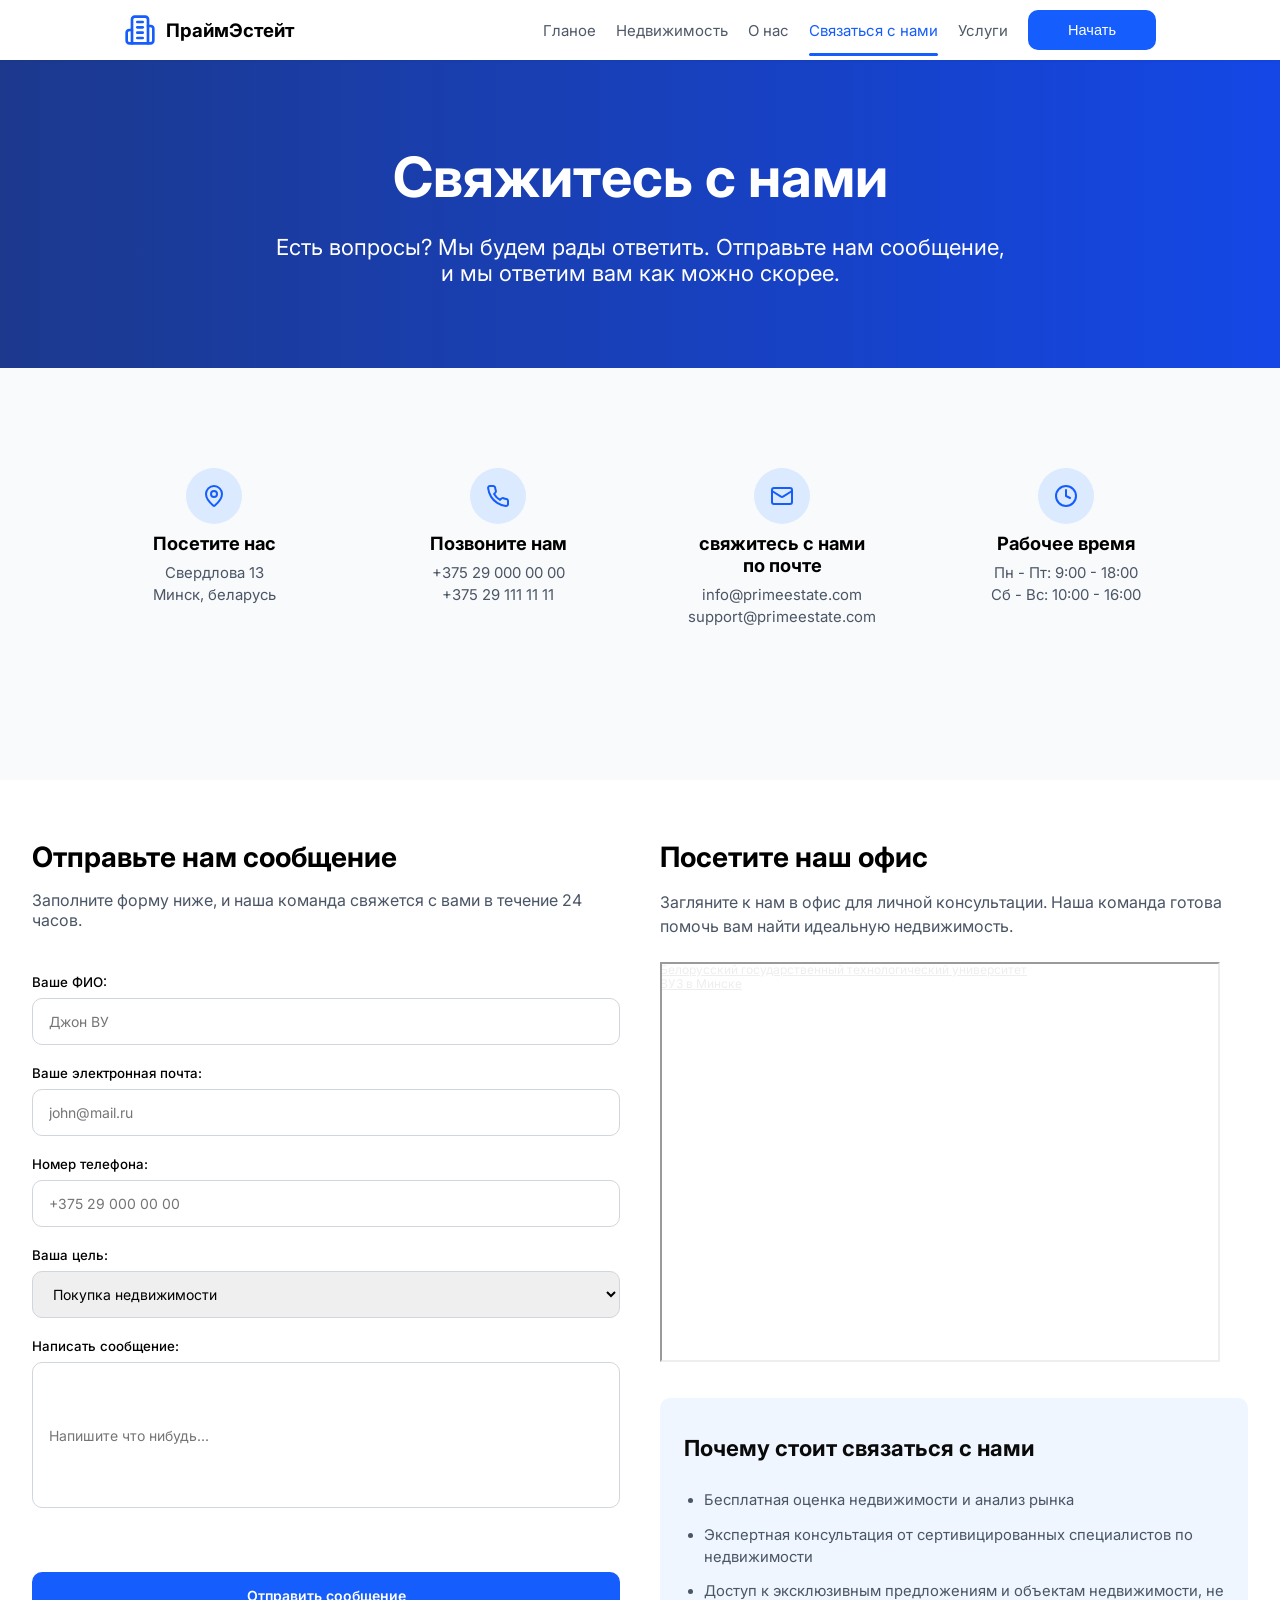
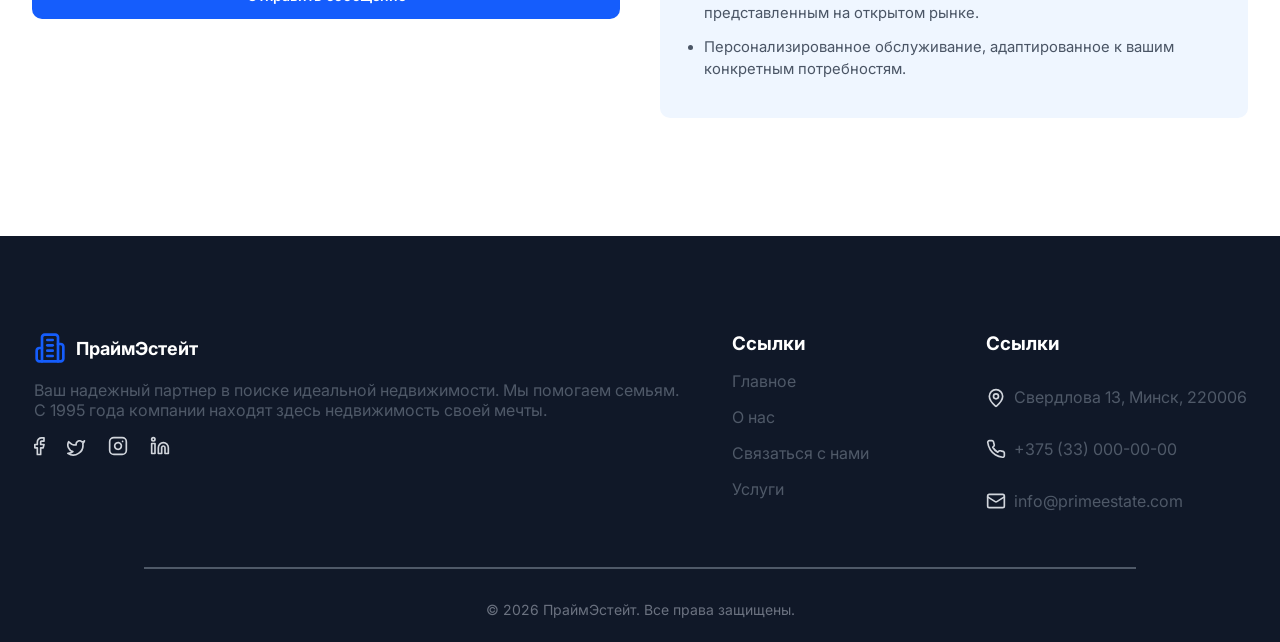
<file: contact.html>
<!DOCTYPE html>
<html lang="en">
<head>
    <meta charset="UTF-8">
    <meta name="viewport" content="width=device-width, initial-scale=1.0">
    <title>Свяжитесь с нами</title>
    <link rel="stylesheet" href="styles/contact.css"> 
    <link rel="preconnect" href="https://fonts.googleapis.com">
    <link rel="preconnect" href="https://fonts.gstatic.com" crossorigin>
    <link href="https://fonts.googleapis.com/css2?family=Inter:ital,opsz,wght@0,14..32,100..900;1,14..32,100..900&display=swap" rel="stylesheet">
</head>
<body>
    <nav>
        <div class="h1">
            <svg width="32" height="32" viewBox="0 0 32 32" fill="none" xmlns="http://www.w3.org/2000/svg">
                <path d="M8 29.3333V5.33333C8 4.62609 8.28095 3.94781 8.78105 3.44772C9.28115 2.94762 9.95942 2.66667 10.6667 2.66667H21.3333C22.0406 2.66667 22.7189 2.94762 23.219 3.44772C23.719 3.94781 24 4.62609 24 5.33333V29.3333H8Z" stroke="#155DFC" stroke-width="2.66667" stroke-linecap="round" stroke-linejoin="round"/>
                <path d="M7.99999 16H5.33332C4.62608 16 3.9478 16.281 3.4477 16.781C2.94761 17.2811 2.66666 17.9594 2.66666 18.6667V26.6667C2.66666 27.3739 2.94761 28.0522 3.4477 28.5523C3.9478 29.0524 4.62608 29.3333 5.33332 29.3333H7.99999" stroke="#155DFC" stroke-width="2.66667" stroke-linecap="round" stroke-linejoin="round"/>
                <path d="M24 12H26.6667C27.3739 12 28.0522 12.281 28.5523 12.781C29.0524 13.2811 29.3333 13.9594 29.3333 14.6667V26.6667C29.3333 27.3739 29.0524 28.0522 28.5523 28.5523C28.0522 29.0524 27.3739 29.3333 26.6667 29.3333H24" stroke="#155DFC" stroke-width="2.66667" stroke-linecap="round" stroke-linejoin="round"/>
                <path d="M13.3333 8H18.6667" stroke="#155DFC" stroke-width="2.66667" stroke-linecap="round" stroke-linejoin="round"/>
                <path d="M13.3333 13.3333H18.6667" stroke="#155DFC" stroke-width="2.66667" stroke-linecap="round" stroke-linejoin="round"/>
                <path d="M13.3333 18.6667H18.6667" stroke="#155DFC" stroke-width="2.66667" stroke-linecap="round" stroke-linejoin="round"/>
                <path d="M13.3333 24H18.6667" stroke="#155DFC" stroke-width="2.66667" stroke-linecap="round" stroke-linejoin="round"/>
            </svg>
            <h1>ПраймЭстейт</h1>
        </div>
        
        <div class="burger" id="burgerMenu">
            <span></span>
            <span></span>
            <span></span>
        </div>
        
        <div class="container" id="navMenu">
            <a href="index.html">Гланое</a>
            <a href="flats.html">Недвижимость</a>
            <a href="about.html">О нас</a>
            <a href="contact.html">Связаться с нами</a>
            <a href="service.html">Услуги</a>
            <button>
                <a href="contact.html">Начать</a>
            </button>
        </div>
    </nav>
    <section class="contact">
        <div class="text_box">
            <h2>Свяжитесь с нами</h2>
            <p>Есть вопросы? Мы будем рады ответить. Отправьте нам сообщение,<br>
                и мы ответим вам как можно скорее.</p>
        </div>
    </section>
    <section class="informations">
        <div class="inf_box">
            <div class="inf_cels">
                <svg width="56" height="56" viewBox="0 0 56 56" fill="none" xmlns="http://www.w3.org/2000/svg">
                    <rect width="56" height="56" rx="28" fill="#DBEAFE"/>
                    <path d="M36 26C36 30.993 30.461 36.193 28.601 37.799C28.4277 37.9293 28.2168 37.9998 28 37.9998C27.7832 37.9998 27.5723 37.9293 27.399 37.799C25.539 36.193 20 30.993 20 26C20 23.8783 20.8429 21.8434 22.3431 20.3431C23.8434 18.8429 25.8783 18 28 18C30.1217 18 32.1566 18.8429 33.6569 20.3431C35.1571 21.8434 36 23.8783 36 26Z" stroke="#155DFC" stroke-width="2" stroke-linecap="round" stroke-linejoin="round"/>
                    <path d="M28 29C29.6569 29 31 27.6569 31 26C31 24.3431 29.6569 23 28 23C26.3431 23 25 24.3431 25 26C25 27.6569 26.3431 29 28 29Z" stroke="#155DFC" stroke-width="2" stroke-linecap="round" stroke-linejoin="round"/>
                </svg>
                <h3>Посетите нас</h3>
                <p>Свердлова 13</p>
                <p>Минск, беларусь</p>
            </div>
            <div class="inf_cels">
                <svg width="56" height="56" viewBox="0 0 56 56" fill="none" xmlns="http://www.w3.org/2000/svg">
                    <rect width="56" height="56" rx="28" fill="#DBEAFE"/>
                    <path d="M37.9999 32.9201V35.9201C38.0011 36.1986 37.944 36.4743 37.8324 36.7294C37.7209 36.9846 37.5572 37.2137 37.352 37.402C37.1468 37.5902 36.9045 37.7336 36.6407 37.8228C36.3769 37.912 36.0973 37.9452 35.8199 37.9201C32.7428 37.5857 29.7869 36.5342 27.1899 34.8501C24.7738 33.3148 22.7253 31.2663 21.1899 28.8501C19.4999 26.2413 18.4482 23.2711 18.1199 20.1801C18.0949 19.9036 18.1278 19.6249 18.2164 19.3617C18.3051 19.0986 18.4475 18.8568 18.6347 18.6517C18.8219 18.4466 19.0497 18.2828 19.3037 18.1706C19.5577 18.0584 19.8323 18.0004 20.1099 18.0001H23.1099C23.5952 17.9953 24.0657 18.1672 24.4337 18.4836C24.8017 18.8001 25.042 19.2395 25.1099 19.7201C25.2366 20.6802 25.4714 21.6228 25.8099 22.5301C25.9445 22.888 25.9736 23.277 25.8938 23.651C25.8141 24.0249 25.6288 24.3682 25.3599 24.6401L24.0899 25.9101C25.5135 28.4136 27.5864 30.4865 30.0899 31.9101L31.3599 30.6401C31.6318 30.3712 31.9751 30.1859 32.3491 30.1062C32.723 30.0264 33.112 30.0556 33.4699 30.1901C34.3772 30.5286 35.3199 30.7635 36.2799 30.8901C36.7657 30.9586 37.2093 31.2033 37.5265 31.5776C37.8436 31.9519 38.0121 32.4297 37.9999 32.9201Z" stroke="#155DFC" stroke-width="2" stroke-linecap="round" stroke-linejoin="round"/>
                </svg>
                <h3>Позвоните нам</h3>
                <p>+375 29 000 00 00</p>
                <p>+375 29 111 11 11</p>
            </div>
            <div class="inf_cels">
                <svg width="56" height="56" viewBox="0 0 56 56" fill="none" xmlns="http://www.w3.org/2000/svg">
                    <rect width="56" height="56" rx="28" fill="#DBEAFE"/>
                    <path d="M36 20H20C18.8954 20 18 20.8954 18 22V34C18 35.1046 18.8954 36 20 36H36C37.1046 36 38 35.1046 38 34V22C38 20.8954 37.1046 20 36 20Z" stroke="#155DFC" stroke-width="2" stroke-linecap="round" stroke-linejoin="round"/>
                    <path d="M38 23L29.03 28.7C28.7213 28.8934 28.3643 28.996 28 28.996C27.6357 28.996 27.2787 28.8934 26.97 28.7L18 23" stroke="#155DFC" stroke-width="2" stroke-linecap="round" stroke-linejoin="round"/>
                </svg>
                <h3>свяжитесь с нами <br>
                    по почте</h3>
                <p>info@primeestate.com</p>
                <p>support@primeestate.com</p>
            </div>
            <div class="inf_cels">
                <svg width="56" height="56" viewBox="0 0 56 56" fill="none" xmlns="http://www.w3.org/2000/svg">
                    <rect width="56" height="56" rx="28" fill="#DBEAFE"/>
                    <path d="M28 38C33.5228 38 38 33.5228 38 28C38 22.4772 33.5228 18 28 18C22.4772 18 18 22.4772 18 28C18 33.5228 22.4772 38 28 38Z" stroke="#155DFC" stroke-width="2" stroke-linecap="round" stroke-linejoin="round"/>
                    <path d="M28 22V28L32 30" stroke="#155DFC" stroke-width="2" stroke-linecap="round" stroke-linejoin="round"/>
                </svg>
                <h3>Рабочее время</h3>
                <p>Пн - Пт: 9:00 - 18:00</p>
                <p>Сб - Вс: 10:00 - 16:00</p>
            </div>
        </div>
    </section>
    <section class="letter">
        <div class="form_cont">
            <form id="contactForm" novalidate>
                <h2>Отправьте нам сообщение</h2>
                <p>Заполните форму ниже, и наша команда свяжется с вами в течение 24 часов.</p>
                <label for="contact-fio">Ваше ФИО:</label>
                <input type="text" name="FIO" id="contact-fio" placeholder="Джон ВУ" autocomplete="name" required>
                <label for="contact-email">Ваше электронная почта:</label>
                <input type="email" name="mail" id="contact-email" placeholder="john@mail.ru" autocomplete="email" required>
                <label for="contact-phone">Номер телефона:</label>
                <input type="tel" name="phone" id="contact-phone" placeholder="+375 29 000 00 00" autocomplete="tel" required>
                <label for="contact-purpose">Ваша цель:</label>
                <select name="purpose" id="contact-purpose">
                    <option value="buy">Покупка недвижимости</option>
                    <option value="sale">Продажа недвижимости</option>
                    <option value="other">Управление недвижимостью</option>
                    <option value="invest_colsunting">Инвестеционное консультирование</option>
                    <option value="other">Коммерческая недвижимость</option>
                    <option value="appraisal">Оценка недвижимости</option>
                    <option value="other">Прочее</option>
                </select>
                <label for="contact-message">Написать сообщение:</label>
                <input type="text" name="message" id="contact-message" placeholder="Напишите что нибудь..." class="message">
                <p class="contact-form__status" aria-live="polite"></p>
                <input type="submit" value="Отправить сообщение">
            </form>
            <div class="text_cont">
                <h2>Посетите наш офис</h2>
                <p>Загляните к нам в офис для личной консультации. Наша команда готова<br>
                    помочь вам найти идеальную недвижимость.</p>
                <div style="position:relative;overflow:hidden;"><a href="https://yandex.by/maps/org/belorusskiy_gosudarstvenny_tekhnologicheskiy_universitet/1367795942/?utm_medium=mapframe&utm_source=maps" style="color:#eee;font-size:12px;position:absolute;top:0px;">Белорусский государственный технологический университет</a><a href="https://yandex.by/maps/157/minsk/category/university/184106140/?utm_medium=mapframe&utm_source=maps" style="color:#eee;font-size:12px;position:absolute;top:14px;">ВУЗ в Минске</a><iframe src="https://yandex.by/map-widget/v1/?ll=27.559717%2C53.891644&mode=poi&poi%5Bpoint%5D=27.559765%2C53.891444&poi%5Buri%5D=ymapsbm1%3A%2F%2Forg%3Foid%3D1367795942&z=17.17" width="560" height="400" frameborder="1" allowfullscreen="true" style="position:relative;"></iframe></div>
                <div class="why">
                    <h3>Почему стоит связаться с нами</h3>
                    <ul>
                        <li>Бесплатная оценка недвижимости и анализ рынка</li>
                        <li>Экспертная консультация от сертивицированных специалистов по недвижимости</li>
                        <li>Доступ к эксклюзивным предложениям и объектам недвижимости,
                            не представленным на открытом рынке.</li>
                        <li>Персонализированное обслуживание, адаптированное к вашим
                            конкретным потребностям.</li>
                    </ul>
                </div>
            </div>
        </div>
        
    </section>
    <footer>
        <div class="information">
            <div class="inf_footer">
                <div class="logo_and_text">
                    <svg width="32" height="32" viewBox="0 0 32 32" fill="none" xmlns="http://www.w3.org/2000/svg">
                        <path d="M8 29.3333V5.33333C8 4.62609 8.28095 3.94781 8.78105 3.44772C9.28115 2.94762 9.95942 2.66667 10.6667 2.66667H21.3333C22.0406 2.66667 22.7189 2.94762 23.219 3.44772C23.719 3.94781 24 4.62609 24 5.33333V29.3333H8Z" stroke="#155DFC" stroke-width="2.66667" stroke-linecap="round" stroke-linejoin="round"/>
                        <path d="M7.99999 16H5.33332C4.62608 16 3.9478 16.281 3.4477 16.781C2.94761 17.2811 2.66666 17.9594 2.66666 18.6667V26.6667C2.66666 27.3739 2.94761 28.0522 3.4477 28.5523C3.9478 29.0524 4.62608 29.3333 5.33332 29.3333H7.99999" stroke="#155DFC" stroke-width="2.66667" stroke-linecap="round" stroke-linejoin="round"/>
                        <path d="M24 12H26.6667C27.3739 12 28.0522 12.281 28.5523 12.781C29.0524 13.2811 29.3333 13.9594 29.3333 14.6667V26.6667C29.3333 27.3739 29.0524 28.0522 28.5523 28.5523C28.0522 29.0524 27.3739 29.3333 26.6667 29.3333H24" stroke="#155DFC" stroke-width="2.66667" stroke-linecap="round" stroke-linejoin="round"/>
                        <path d="M13.3333 8H18.6667" stroke="#155DFC" stroke-width="2.66667" stroke-linecap="round" stroke-linejoin="round"/>
                        <path d="M13.3333 13.3333H18.6667" stroke="#155DFC" stroke-width="2.66667" stroke-linecap="round" stroke-linejoin="round"/>
                        <path d="M13.3333 18.6667H18.6667" stroke="#155DFC" stroke-width="2.66667" stroke-linecap="round" stroke-linejoin="round"/>
                        <path d="M13.3333 24H18.6667" stroke="#155DFC" stroke-width="2.66667" stroke-linecap="round" stroke-linejoin="round"/>
                    </svg>
                    <h1>ПраймЭстейт</h1>
                </div>
                <p>Ваш надежный партнер в поиске идеальной недвижимости. Мы помогаем семьям.<br> С 1995 года компании находят здесь недвижимость своей мечты.</p>
                <div>
                    <svg width="11" height="19" viewBox="0 0 11 19" fill="none" xmlns="http://www.w3.org/2000/svg" class="icons">
                        <path d="M10 0.833252H7.50001C6.39494 0.833252 5.33513 1.27224 4.55373 2.05364C3.77233 2.83504 3.33334 3.89485 3.33334 4.99992V7.49992H0.833344V10.8333H3.33334V17.4999H6.66668V10.8333H9.16668L10 7.49992H6.66668V4.99992C6.66668 4.7789 6.75447 4.56694 6.91075 4.41066C7.06703 4.25438 7.279 4.16659 7.50001 4.16659H10V0.833252Z" stroke="#D1D5DC" stroke-width="1.66667" stroke-linecap="round" stroke-linejoin="round"/>
                    </svg>
                    <svg width="19" height="16" viewBox="0 0 19 16" fill="none" xmlns="http://www.w3.org/2000/svg" class="icons">
                        <path d="M17.5001 0.839537C17.5001 0.839537 16.9167 2.58954 15.8334 3.67287C17.1667 12.0062 8.00007 18.0895 0.833405 13.3395C2.66674 13.4229 4.50007 12.8395 5.8334 11.6729C1.66674 10.4229 -0.416595 5.5062 1.66674 1.67287C3.50007 3.83954 6.3334 5.08954 9.16674 5.0062C8.41674 1.5062 12.5001 -0.493796 15.0001 1.83954C15.9167 1.83954 17.5001 0.839537 17.5001 0.839537Z" stroke="#D1D5DC" stroke-width="1.66667" stroke-linecap="round" stroke-linejoin="round"/>
                    </svg>
                    <svg width="20" height="20" viewBox="0 0 20 20" fill="none" xmlns="http://www.w3.org/2000/svg" class="icons">
                        <path d="M14.1667 1.66675H5.83332C3.53214 1.66675 1.66666 3.53223 1.66666 5.83341V14.1667C1.66666 16.4679 3.53214 18.3334 5.83332 18.3334H14.1667C16.4678 18.3334 18.3333 16.4679 18.3333 14.1667V5.83341C18.3333 3.53223 16.4678 1.66675 14.1667 1.66675Z" stroke="#D1D5DC" stroke-width="1.66667" stroke-linecap="round" stroke-linejoin="round"/>
                        <path d="M13.3333 9.47501C13.4362 10.1685 13.3177 10.8769 12.9948 11.4992C12.6719 12.1215 12.161 12.6262 11.5347 12.9414C10.9084 13.2566 10.1987 13.3663 9.5065 13.255C8.81428 13.1436 8.17481 12.8167 7.67904 12.321C7.18327 11.8252 6.85645 11.1857 6.74507 10.4935C6.63368 9.8013 6.7434 9.09159 7.05862 8.46532C7.37383 7.83905 7.8785 7.32812 8.50083 7.00521C9.12316 6.68229 9.83147 6.56383 10.525 6.66667C11.2324 6.77158 11.8874 7.10123 12.3931 7.60693C12.8988 8.11263 13.2284 8.76757 13.3333 9.47501Z" stroke="#D1D5DC" stroke-width="1.66667" stroke-linecap="round" stroke-linejoin="round"/>
                        <path d="M14.5833 5.41675H14.5917" stroke="#D1D5DC" stroke-width="1.66667" stroke-linecap="round" stroke-linejoin="round"/>
                    </svg>
                    <svg width="20" height="20" viewBox="0 0 20 20" fill="none" xmlns="http://www.w3.org/2000/svg" class="icons">
                        <path d="M13.3333 6.66675C14.6594 6.66675 15.9312 7.19353 16.8689 8.13121C17.8066 9.0689 18.3333 10.3407 18.3333 11.6667V17.5001H15V11.6667C15 11.2247 14.8244 10.8008 14.5119 10.4882C14.1993 10.1757 13.7754 10.0001 13.3333 10.0001C12.8913 10.0001 12.4674 10.1757 12.1548 10.4882C11.8423 10.8008 11.6667 11.2247 11.6667 11.6667V17.5001H8.33334V11.6667C8.33334 10.3407 8.86013 9.0689 9.79781 8.13121C10.7355 7.19353 12.0073 6.66675 13.3333 6.66675Z" stroke="#D1D5DC" stroke-width="1.66667" stroke-linecap="round" stroke-linejoin="round"/>
                        <path d="M4.99999 7.5H1.66666V17.5H4.99999V7.5Z" stroke="#D1D5DC" stroke-width="1.66667" stroke-linecap="round" stroke-linejoin="round"/>
                        <path d="M3.33332 5.00008C4.2538 5.00008 4.99999 4.25389 4.99999 3.33341C4.99999 2.41294 4.2538 1.66675 3.33332 1.66675C2.41285 1.66675 1.66666 2.41294 1.66666 3.33341C1.66666 4.25389 2.41285 5.00008 3.33332 5.00008Z" stroke="#D1D5DC" stroke-width="1.66667" stroke-linecap="round" stroke-linejoin="round"/>
                    </svg>
                </div>
                
            </div>
            <div class="inf_footer">
                <h3>Ссылки</h3>
                <a href="index.html">Главное</a>
                <a href="about.html">О нас</a>
                <a href="contact.html">Связаться с нами</a>
                <a href="service.html">Услуги</a>
            </div>
            <div class="inf_footer">
                <h3>Ссылки</h3>
                <div class="flex">
                    <svg width="20" height="22" viewBox="0 0 20 22" fill="none" xmlns="http://www.w3.org/2000/svg">
                        <path d="M16.6667 10.3334C16.6667 14.4942 12.0508 18.8276 10.5008 20.1659C10.3564 20.2745 10.1807 20.3332 10 20.3332C9.81934 20.3332 9.64357 20.2745 9.49918 20.1659C7.94918 18.8276 3.33334 14.4942 3.33334 10.3334C3.33334 8.5653 4.03572 6.86961 5.28596 5.61937C6.53621 4.36913 8.2319 3.66675 10 3.66675C11.7681 3.66675 13.4638 4.36913 14.7141 5.61937C15.9643 6.86961 16.6667 8.5653 16.6667 10.3334Z" stroke="#D1D5DC" stroke-width="1.66667" stroke-linecap="round" stroke-linejoin="round"/>
                        <path d="M10 12.8333C11.3807 12.8333 12.5 11.714 12.5 10.3333C12.5 8.95254 11.3807 7.83325 10 7.83325C8.61929 7.83325 7.5 8.95254 7.5 10.3333C7.5 11.714 8.61929 12.8333 10 12.8333Z" stroke="#D1D5DC" stroke-width="1.66667" stroke-linecap="round" stroke-linejoin="round"/>
                    </svg>
                    <p class="p">Свердлова 13, Минск,  220006</p>
                </div>
                <div class="flex">
                    <svg width="20" height="20" viewBox="0 0 20 20" fill="none" xmlns="http://www.w3.org/2000/svg">
                        <path d="M18.3333 14.0999V16.5999C18.3343 16.832 18.2867 17.0617 18.1937 17.2744C18.1008 17.487 17.9644 17.6779 17.7934 17.8348C17.6224 17.9917 17.4205 18.1112 17.2006 18.1855C16.9808 18.2599 16.7478 18.2875 16.5167 18.2666C13.9523 17.988 11.4892 17.1117 9.32498 15.7083C7.31151 14.4288 5.60443 12.7217 4.32499 10.7083C2.91663 8.53426 2.04019 6.05908 1.76665 3.48325C1.74583 3.25281 1.77321 3.02055 1.84707 2.80127C1.92092 2.58199 2.03963 2.38049 2.19562 2.2096C2.35162 2.03871 2.54149 1.90218 2.75314 1.80869C2.9648 1.7152 3.1936 1.6668 3.42499 1.66658H5.92499C6.32941 1.6626 6.72148 1.80582 7.02812 2.06953C7.33476 2.33324 7.53505 2.69946 7.59165 3.09992C7.69717 3.89997 7.89286 4.68552 8.17499 5.44158C8.2871 5.73985 8.31137 6.06401 8.24491 6.37565C8.17844 6.68729 8.02404 6.97334 7.79998 7.19992L6.74165 8.25825C7.92795 10.3445 9.65536 12.072 11.7417 13.2583L12.8 12.1999C13.0266 11.9759 13.3126 11.8215 13.6243 11.755C13.9359 11.6885 14.26 11.7128 14.5583 11.8249C15.3144 12.107 16.0999 12.3027 16.9 12.4083C17.3048 12.4654 17.6745 12.6693 17.9388 12.9812C18.203 13.2931 18.3435 13.6912 18.3333 14.0999Z" stroke="#D1D5DC" stroke-width="1.66667" stroke-linecap="round" stroke-linejoin="round"/>
                    </svg>
                    <p class="p">+375 (33) 000-00-00</p>
                </div>
                
                <div class="flex">
                    <svg width="20" height="20" viewBox="0 0 20 20" fill="none" xmlns="http://www.w3.org/2000/svg">
                        <path d="M16.6667 3.33325H3.33332C2.41285 3.33325 1.66666 4.07944 1.66666 4.99992V14.9999C1.66666 15.9204 2.41285 16.6666 3.33332 16.6666H16.6667C17.5871 16.6666 18.3333 15.9204 18.3333 14.9999V4.99992C18.3333 4.07944 17.5871 3.33325 16.6667 3.33325Z" stroke="#D1D5DC" stroke-width="1.66667" stroke-linecap="round" stroke-linejoin="round"/>
                        <path d="M18.3333 5.83325L10.8583 10.5833C10.601 10.7444 10.3036 10.8299 9.99999 10.8299C9.69639 10.8299 9.39893 10.7444 9.14166 10.5833L1.66666 5.83325" stroke="#D1D5DC" stroke-width="1.66667" stroke-linecap="round" stroke-linejoin="round"/>
                    </svg>
                    <p class="p">info@primeestate.com</p>
                </div>
            </div>
        </div>
        <div class="hr">
            <p>© 2026 ПраймЭстейт. Все права защищены.</p>
        </div>
        
    </footer>
</body>
<script src="scripts/burger.js"></script>
<script src="scripts/animation.js"></script>
<script src="scripts/contact-form.js"></script>
</html>
</file>
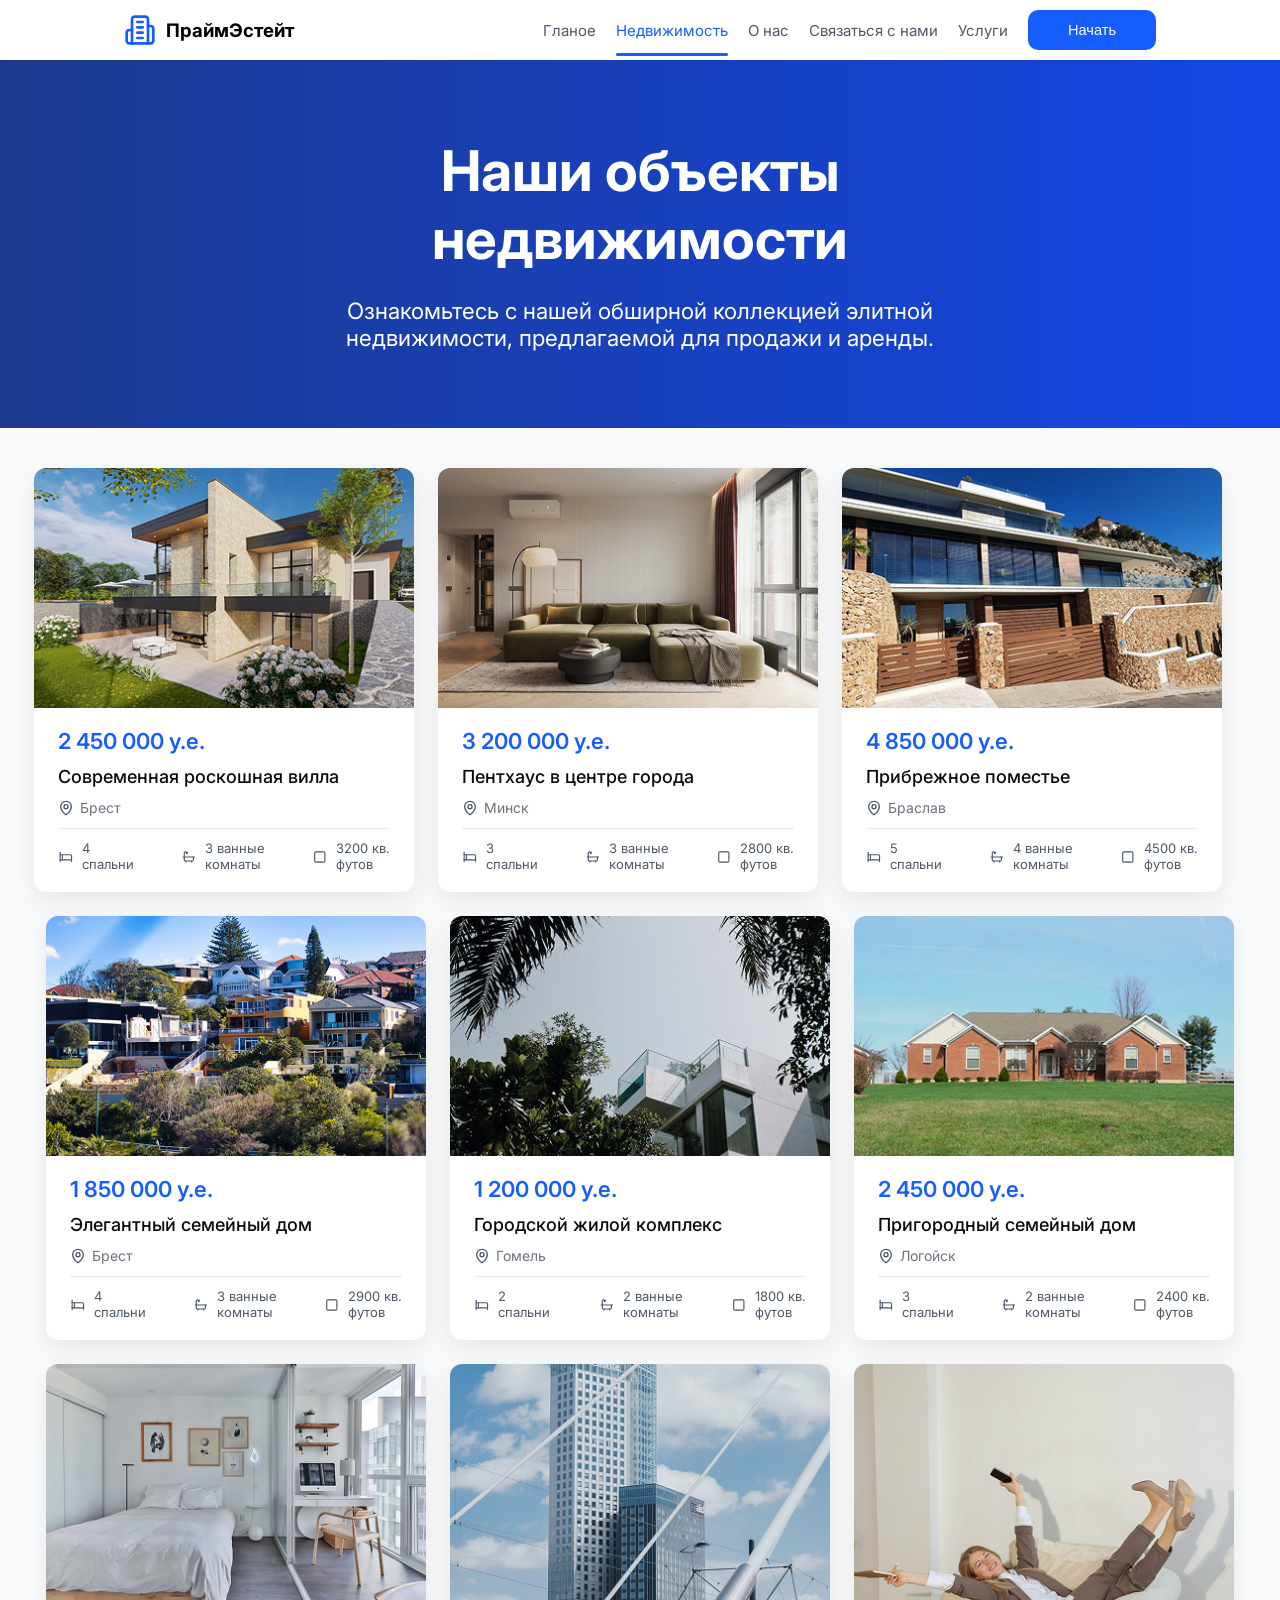
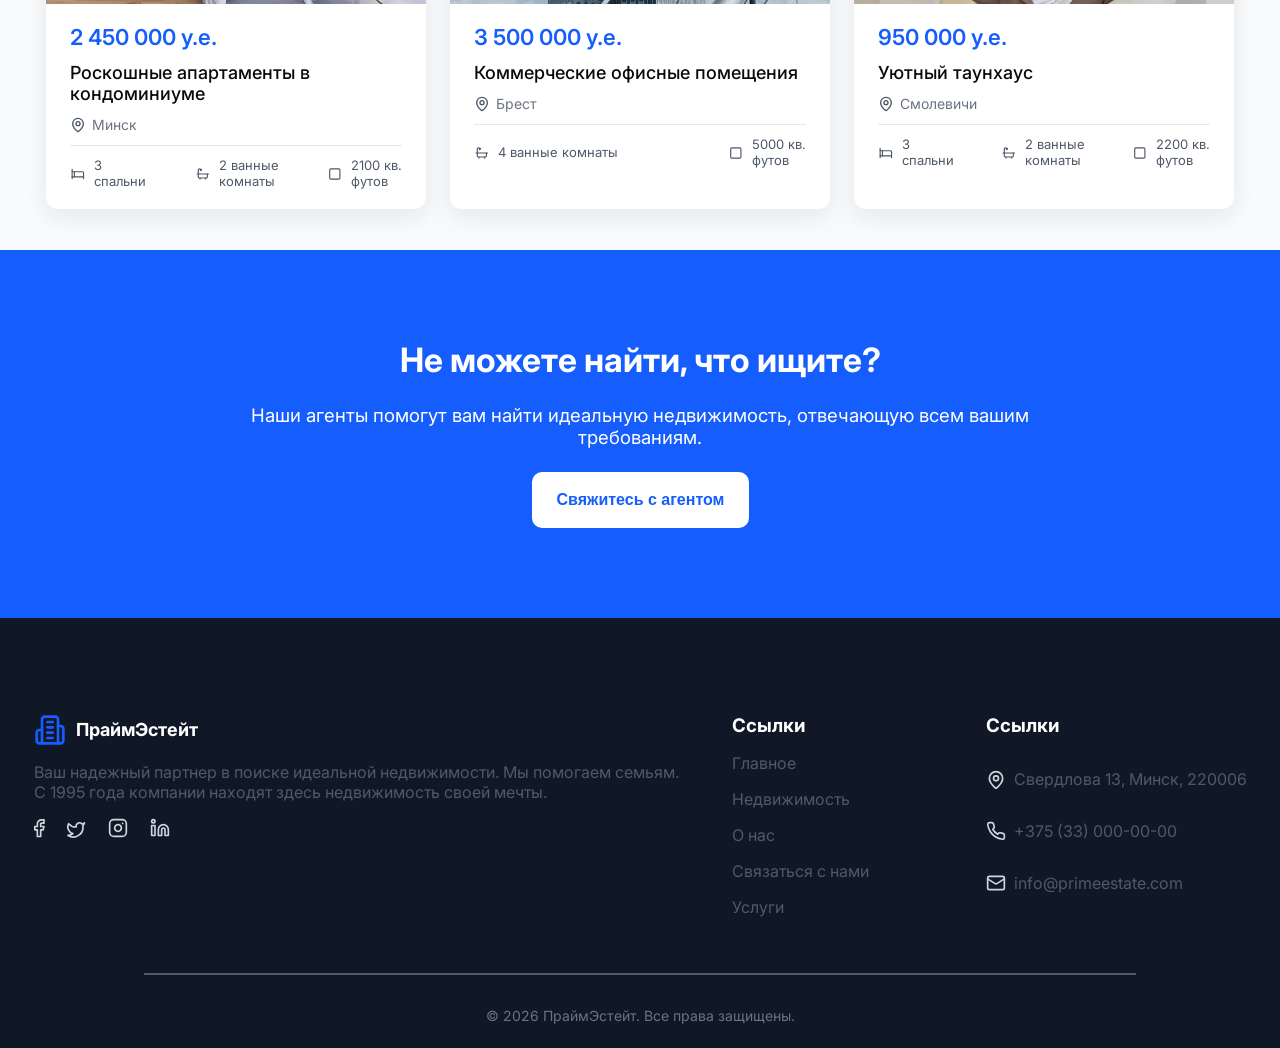
<file: flats.html>
<!DOCTYPE html>
<html lang="en">
<head>
    <meta charset="UTF-8">
    <meta name="viewport" content="width=device-width, initial-scale=1.0">
    <title>Недвижимость</title>
    <link rel="stylesheet" href="styles/flats.css">
    <link rel="preconnect" href="https://fonts.googleapis.com">
    <link rel="preconnect" href="https://fonts.gstatic.com" crossorigin>
    <link href="https://fonts.googleapis.com/css2?family=Inter:ital,opsz,wght@0,14..32,100..900;1,14..32,100..900&display=swap" rel="stylesheet">
</head>
<body>
    <nav>
        <div class="h1">
            <svg width="32" height="32" viewBox="0 0 32 32" fill="none" xmlns="http://www.w3.org/2000/svg">
                <path d="M8 29.3333V5.33333C8 4.62609 8.28095 3.94781 8.78105 3.44772C9.28115 2.94762 9.95942 2.66667 10.6667 2.66667H21.3333C22.0406 2.66667 22.7189 2.94762 23.219 3.44772C23.719 3.94781 24 4.62609 24 5.33333V29.3333H8Z" stroke="#155DFC" stroke-width="2.66667" stroke-linecap="round" stroke-linejoin="round"/>
                <path d="M7.99999 16H5.33332C4.62608 16 3.9478 16.281 3.4477 16.781C2.94761 17.2811 2.66666 17.9594 2.66666 18.6667V26.6667C2.66666 27.3739 2.94761 28.0522 3.4477 28.5523C3.9478 29.0524 4.62608 29.3333 5.33332 29.3333H7.99999" stroke="#155DFC" stroke-width="2.66667" stroke-linecap="round" stroke-linejoin="round"/>
                <path d="M24 12H26.6667C27.3739 12 28.0522 12.281 28.5523 12.781C29.0524 13.2811 29.3333 13.9594 29.3333 14.6667V26.6667C29.3333 27.3739 29.0524 28.0522 28.5523 28.5523C28.0522 29.0524 27.3739 29.3333 26.6667 29.3333H24" stroke="#155DFC" stroke-width="2.66667" stroke-linecap="round" stroke-linejoin="round"/>
                <path d="M13.3333 8H18.6667" stroke="#155DFC" stroke-width="2.66667" stroke-linecap="round" stroke-linejoin="round"/>
                <path d="M13.3333 13.3333H18.6667" stroke="#155DFC" stroke-width="2.66667" stroke-linecap="round" stroke-linejoin="round"/>
                <path d="M13.3333 18.6667H18.6667" stroke="#155DFC" stroke-width="2.66667" stroke-linecap="round" stroke-linejoin="round"/>
                <path d="M13.3333 24H18.6667" stroke="#155DFC" stroke-width="2.66667" stroke-linecap="round" stroke-linejoin="round"/>
            </svg>
            <h1>ПраймЭстейт</h1>
        </div>
        
        <div class="burger" id="burgerMenu">
            <span></span>
            <span></span>
            <span></span>
        </div>
        
        <div class="container" id="navMenu">
            <a href="index.html">Гланое</a>
            <a href="flats.html">Недвижимость</a>
            <a href="about.html">О нас</a>
            <a href="contact.html">Связаться с нами</a>
            <a href="service.html">Услуги</a>
            <button>
                <a href="contact.html">Начать</a>
            </button>
        </div>
    </nav>
    <section class="property_bio">
        <div>
            <h2>Наши объекты недвижимости</h2>
            <p>Ознакомьтесь с нашей обширной коллекцией элитной<br>
                недвижимости, предлагаемой для продажи и аренды.</p>
        </div>
    </section>
    <!-- <section class="search">
        <div class="search_box">
            <div class="search-container">
                <input 
                    type="search" 
                    class="search-input" 
                    placeholder="Поиск по местоположению или названию объекта недвижимости..."
                >

                <select class="search-select">
                    <option>Все типы</option>
                    <option>Квартира</option>
                    <option>Дом</option>
                </select>

                <select class="search-select">
                    <option>Все цены</option>
                    <option>До 100 000</option>
                    <option>До 200 000</option>
                </select>
            </div>
            <p class="search-result">
                Показано 9 из 9 объектов недвижимости
            </p>
        </div>
    </section> -->
    <section class="flats">
        <div class="flats_container">
            <div class="flats_box" onclick="window.location='appartament.html';" id="1">
                <img src="images/flats/Современная роскошная вилла.png">
                <div class="text_box">
                    <h3>2 450 000 у.е.</h3>
                    <p>Современная роскошная вилла</p>
                    <div class="figure">
                        <svg width="16" height="16" viewBox="0 0 16 16" fill="none" xmlns="http://www.w3.org/2000/svg">
                            <path d="M13.3332 6.66683C13.3332 9.9955 9.6405 13.4622 8.4005 14.5328C8.28499 14.6197 8.14437 14.6667 7.99984 14.6667C7.85531 14.6667 7.71469 14.6197 7.59917 14.5328C6.35917 13.4622 2.6665 9.9955 2.6665 6.66683C2.6665 5.25234 3.22841 3.89579 4.2286 2.89559C5.2288 1.8954 6.58535 1.3335 7.99984 1.3335C9.41433 1.3335 10.7709 1.8954 11.7711 2.89559C12.7713 3.89579 13.3332 5.25234 13.3332 6.66683Z" stroke="#4A5565" stroke-width="1.33333" stroke-linecap="round" stroke-linejoin="round"/>
                            <path d="M8 8.6665C9.10457 8.6665 10 7.77107 10 6.6665C10 5.56193 9.10457 4.6665 8 4.6665C6.89543 4.6665 6 5.56193 6 6.6665C6 7.77107 6.89543 8.6665 8 8.6665Z" stroke="#4A5565" stroke-width="1.33333" stroke-linecap="round" stroke-linejoin="round"/>
                        </svg>
                        <p>Брест</p>
                    </div>
                    <div class="inf_flat">
                        <div class="flat_cels">
                            <svg width="14" height="16" viewBox="0 0 14 16" fill="none" xmlns="http://www.w3.org/2000/svg">
                                <g clip-path="url(#clip0_69_494)">
                                <path d="M1.14355 3.42725V12.5731" stroke="#4A5565" stroke-width="1.14333" stroke-linecap="round" stroke-linejoin="round"/>
                                <path d="M1.14355 5.71387H11.4336C11.7368 5.71387 12.0276 5.83433 12.242 6.04874C12.4564 6.26316 12.5769 6.55397 12.5769 6.8572V12.5739" stroke="#4A5565" stroke-width="1.14333" stroke-linecap="round" stroke-linejoin="round"/>
                                <path d="M1.14355 10.8589H12.5769" stroke="#4A5565" stroke-width="1.14333" stroke-linecap="round" stroke-linejoin="round"/>
                                <path d="M3.43018 5.71387V10.8584" stroke="#4A5565" stroke-width="1.14333" stroke-linecap="round" stroke-linejoin="round"/>
                                </g>
                                <defs>
                                <clipPath id="clip0_69_494">
                                <rect width="13.72" height="16.0014" fill="white"/>
                                </clipPath>
                                </defs>
                            </svg>
                            <p>4<br>спальни</p>
                        </div>
                        <div class="flat_cels">
                            <svg width="14" height="16" viewBox="0 0 14 16" fill="none" xmlns="http://www.w3.org/2000/svg">
                                <g clip-path="url(#clip0_69_502)">
                                <path d="M5.67887 3.45947L4.54346 4.59489" stroke="#4A5565" stroke-width="1.13583" stroke-linecap="round" stroke-linejoin="round"/>
                                <path d="M9.65479 11.9785V13.1139" stroke="#4A5565" stroke-width="1.13583" stroke-linecap="round" stroke-linejoin="round"/>
                                <path d="M1.13574 8.00293H12.4941" stroke="#4A5565" stroke-width="1.13583" stroke-linecap="round" stroke-linejoin="round"/>
                                <path d="M3.97559 11.9785V13.1139" stroke="#4A5565" stroke-width="1.13583" stroke-linecap="round" stroke-linejoin="round"/>
                                <path d="M5.11107 4.02759L4.32791 3.24443C4.16368 3.07943 3.95515 2.96556 3.72755 2.9166C3.49996 2.86763 3.26305 2.88566 3.04549 2.96852C2.82793 3.05137 2.63905 3.19549 2.50168 3.38345C2.36432 3.57141 2.28436 3.79514 2.27148 4.02759V10.8426C2.27148 11.1438 2.39115 11.4327 2.60416 11.6457C2.81717 11.8588 3.10608 11.9784 3.40732 11.9784H10.2223C10.5236 11.9784 10.8125 11.8588 11.0255 11.6457C11.2385 11.4327 11.3582 11.1438 11.3582 10.8426V8.003" stroke="#4A5565" stroke-width="1.13583" stroke-linecap="round" stroke-linejoin="round"/>
                                </g>
                                <defs>
                                <clipPath id="clip0_69_502">
                                <rect width="13.63" height="16.0059" fill="white"/>
                                </clipPath>
                                </defs>
                            </svg>
                            <p>3 ванные<br>комнаты</p>
                        </div>
                        <div class="flat_cels">
                            <svg width="14" height="16" viewBox="0 0 14 16" fill="none" xmlns="http://www.w3.org/2000/svg">
                                <path d="M10.7741 2.89648H2.83529C2.20893 2.89648 1.70117 3.40425 1.70117 4.0306V11.9694C1.70117 12.5958 2.20893 13.1035 2.83529 13.1035H10.7741C11.4005 13.1035 11.9082 12.5958 11.9082 11.9694V4.0306C11.9082 3.40425 11.4005 2.89648 10.7741 2.89648Z" stroke="#4A5565" stroke-width="1.13417" stroke-linecap="round" stroke-linejoin="round"/>
                            </svg>
                            <p>3200 кв.<br>футов</p>
                        </div>
                    </div>
                </div>
            </div>
            <div class="flats_box" onclick="window.location='appartament.html';" id="2">
                <img src="images/flats/Пентхаус в центре города.png">
                <div class="text_box">
                    <h3>3 200 000 у.е.</h3>
                    <p>Пентхаус в центре города</p>
                    <div class="figure">
                        <svg width="16" height="16" viewBox="0 0 16 16" fill="none" xmlns="http://www.w3.org/2000/svg">
                            <path d="M13.3332 6.66683C13.3332 9.9955 9.6405 13.4622 8.4005 14.5328C8.28499 14.6197 8.14437 14.6667 7.99984 14.6667C7.85531 14.6667 7.71469 14.6197 7.59917 14.5328C6.35917 13.4622 2.6665 9.9955 2.6665 6.66683C2.6665 5.25234 3.22841 3.89579 4.2286 2.89559C5.2288 1.8954 6.58535 1.3335 7.99984 1.3335C9.41433 1.3335 10.7709 1.8954 11.7711 2.89559C12.7713 3.89579 13.3332 5.25234 13.3332 6.66683Z" stroke="#4A5565" stroke-width="1.33333" stroke-linecap="round" stroke-linejoin="round"/>
                            <path d="M8 8.6665C9.10457 8.6665 10 7.77107 10 6.6665C10 5.56193 9.10457 4.6665 8 4.6665C6.89543 4.6665 6 5.56193 6 6.6665C6 7.77107 6.89543 8.6665 8 8.6665Z" stroke="#4A5565" stroke-width="1.33333" stroke-linecap="round" stroke-linejoin="round"/>
                        </svg>
                        <p>Минск</p>
                    </div>
                    <div class="inf_flat">
                        <div class="flat_cels">
                            <svg width="14" height="16" viewBox="0 0 14 16" fill="none" xmlns="http://www.w3.org/2000/svg">
                                <g clip-path="url(#clip0_69_494)">
                                <path d="M1.14355 3.42725V12.5731" stroke="#4A5565" stroke-width="1.14333" stroke-linecap="round" stroke-linejoin="round"/>
                                <path d="M1.14355 5.71387H11.4336C11.7368 5.71387 12.0276 5.83433 12.242 6.04874C12.4564 6.26316 12.5769 6.55397 12.5769 6.8572V12.5739" stroke="#4A5565" stroke-width="1.14333" stroke-linecap="round" stroke-linejoin="round"/>
                                <path d="M1.14355 10.8589H12.5769" stroke="#4A5565" stroke-width="1.14333" stroke-linecap="round" stroke-linejoin="round"/>
                                <path d="M3.43018 5.71387V10.8584" stroke="#4A5565" stroke-width="1.14333" stroke-linecap="round" stroke-linejoin="round"/>
                                </g>
                                <defs>
                                <clipPath id="clip0_69_494">
                                <rect width="13.72" height="16.0014" fill="white"/>
                                </clipPath>
                                </defs>
                            </svg>
                            <p>3<br>спальни</p>
                        </div>
                        <div class="flat_cels">
                            <svg width="14" height="16" viewBox="0 0 14 16" fill="none" xmlns="http://www.w3.org/2000/svg">
                                <g clip-path="url(#clip0_69_502)">
                                <path d="M5.67887 3.45947L4.54346 4.59489" stroke="#4A5565" stroke-width="1.13583" stroke-linecap="round" stroke-linejoin="round"/>
                                <path d="M9.65479 11.9785V13.1139" stroke="#4A5565" stroke-width="1.13583" stroke-linecap="round" stroke-linejoin="round"/>
                                <path d="M1.13574 8.00293H12.4941" stroke="#4A5565" stroke-width="1.13583" stroke-linecap="round" stroke-linejoin="round"/>
                                <path d="M3.97559 11.9785V13.1139" stroke="#4A5565" stroke-width="1.13583" stroke-linecap="round" stroke-linejoin="round"/>
                                <path d="M5.11107 4.02759L4.32791 3.24443C4.16368 3.07943 3.95515 2.96556 3.72755 2.9166C3.49996 2.86763 3.26305 2.88566 3.04549 2.96852C2.82793 3.05137 2.63905 3.19549 2.50168 3.38345C2.36432 3.57141 2.28436 3.79514 2.27148 4.02759V10.8426C2.27148 11.1438 2.39115 11.4327 2.60416 11.6457C2.81717 11.8588 3.10608 11.9784 3.40732 11.9784H10.2223C10.5236 11.9784 10.8125 11.8588 11.0255 11.6457C11.2385 11.4327 11.3582 11.1438 11.3582 10.8426V8.003" stroke="#4A5565" stroke-width="1.13583" stroke-linecap="round" stroke-linejoin="round"/>
                                </g>
                                <defs>
                                <clipPath id="clip0_69_502">
                                <rect width="13.63" height="16.0059" fill="white"/>
                                </clipPath>
                                </defs>
                            </svg>
                            <p>3 ванные<br>комнаты</p>
                        </div>
                        <div class="flat_cels">
                            <svg width="14" height="16" viewBox="0 0 14 16" fill="none" xmlns="http://www.w3.org/2000/svg">
                                <path d="M10.7741 2.89648H2.83529C2.20893 2.89648 1.70117 3.40425 1.70117 4.0306V11.9694C1.70117 12.5958 2.20893 13.1035 2.83529 13.1035H10.7741C11.4005 13.1035 11.9082 12.5958 11.9082 11.9694V4.0306C11.9082 3.40425 11.4005 2.89648 10.7741 2.89648Z" stroke="#4A5565" stroke-width="1.13417" stroke-linecap="round" stroke-linejoin="round"/>
                            </svg>
                            <p>2800 кв.<br>футов</p>
                        </div>
                    </div>
                </div>
            </div>
            <div class="flats_box" onclick="window.location='appartament.html';" id="3">
                <img src="images/flats/Прибрежное поместье.jpg">
                <div class="text_box">
                    <h3>4 850 000 у.е.</h3>
                    <p>Прибрежное поместье</p>
                    <div class="figure">
                        <svg width="16" height="16" viewBox="0 0 16 16" fill="none" xmlns="http://www.w3.org/2000/svg">
                            <path d="M13.3332 6.66683C13.3332 9.9955 9.6405 13.4622 8.4005 14.5328C8.28499 14.6197 8.14437 14.6667 7.99984 14.6667C7.85531 14.6667 7.71469 14.6197 7.59917 14.5328C6.35917 13.4622 2.6665 9.9955 2.6665 6.66683C2.6665 5.25234 3.22841 3.89579 4.2286 2.89559C5.2288 1.8954 6.58535 1.3335 7.99984 1.3335C9.41433 1.3335 10.7709 1.8954 11.7711 2.89559C12.7713 3.89579 13.3332 5.25234 13.3332 6.66683Z" stroke="#4A5565" stroke-width="1.33333" stroke-linecap="round" stroke-linejoin="round"/>
                            <path d="M8 8.6665C9.10457 8.6665 10 7.77107 10 6.6665C10 5.56193 9.10457 4.6665 8 4.6665C6.89543 4.6665 6 5.56193 6 6.6665C6 7.77107 6.89543 8.6665 8 8.6665Z" stroke="#4A5565" stroke-width="1.33333" stroke-linecap="round" stroke-linejoin="round"/>
                        </svg>
                        <p>Браслав</p>
                    </div>
                    <div class="inf_flat">
                        <div class="flat_cels">
                            <svg width="14" height="16" viewBox="0 0 14 16" fill="none" xmlns="http://www.w3.org/2000/svg">
                                <g clip-path="url(#clip0_69_494)">
                                <path d="M1.14355 3.42725V12.5731" stroke="#4A5565" stroke-width="1.14333" stroke-linecap="round" stroke-linejoin="round"/>
                                <path d="M1.14355 5.71387H11.4336C11.7368 5.71387 12.0276 5.83433 12.242 6.04874C12.4564 6.26316 12.5769 6.55397 12.5769 6.8572V12.5739" stroke="#4A5565" stroke-width="1.14333" stroke-linecap="round" stroke-linejoin="round"/>
                                <path d="M1.14355 10.8589H12.5769" stroke="#4A5565" stroke-width="1.14333" stroke-linecap="round" stroke-linejoin="round"/>
                                <path d="M3.43018 5.71387V10.8584" stroke="#4A5565" stroke-width="1.14333" stroke-linecap="round" stroke-linejoin="round"/>
                                </g>
                                <defs>
                                <clipPath id="clip0_69_494">
                                <rect width="13.72" height="16.0014" fill="white"/>
                                </clipPath>
                                </defs>
                            </svg>
                            <p>5<br>спальни</p>
                        </div>
                        <div class="flat_cels">
                            <svg width="14" height="16" viewBox="0 0 14 16" fill="none" xmlns="http://www.w3.org/2000/svg">
                                <g clip-path="url(#clip0_69_502)">
                                <path d="M5.67887 3.45947L4.54346 4.59489" stroke="#4A5565" stroke-width="1.13583" stroke-linecap="round" stroke-linejoin="round"/>
                                <path d="M9.65479 11.9785V13.1139" stroke="#4A5565" stroke-width="1.13583" stroke-linecap="round" stroke-linejoin="round"/>
                                <path d="M1.13574 8.00293H12.4941" stroke="#4A5565" stroke-width="1.13583" stroke-linecap="round" stroke-linejoin="round"/>
                                <path d="M3.97559 11.9785V13.1139" stroke="#4A5565" stroke-width="1.13583" stroke-linecap="round" stroke-linejoin="round"/>
                                <path d="M5.11107 4.02759L4.32791 3.24443C4.16368 3.07943 3.95515 2.96556 3.72755 2.9166C3.49996 2.86763 3.26305 2.88566 3.04549 2.96852C2.82793 3.05137 2.63905 3.19549 2.50168 3.38345C2.36432 3.57141 2.28436 3.79514 2.27148 4.02759V10.8426C2.27148 11.1438 2.39115 11.4327 2.60416 11.6457C2.81717 11.8588 3.10608 11.9784 3.40732 11.9784H10.2223C10.5236 11.9784 10.8125 11.8588 11.0255 11.6457C11.2385 11.4327 11.3582 11.1438 11.3582 10.8426V8.003" stroke="#4A5565" stroke-width="1.13583" stroke-linecap="round" stroke-linejoin="round"/>
                                </g>
                                <defs>
                                <clipPath id="clip0_69_502">
                                <rect width="13.63" height="16.0059" fill="white"/>
                                </clipPath>
                                </defs>
                            </svg>
                            <p>4 ванные<br>комнаты</p>
                        </div>
                        <div class="flat_cels">
                            <svg width="14" height="16" viewBox="0 0 14 16" fill="none" xmlns="http://www.w3.org/2000/svg">
                                <path d="M10.7741 2.89648H2.83529C2.20893 2.89648 1.70117 3.40425 1.70117 4.0306V11.9694C1.70117 12.5958 2.20893 13.1035 2.83529 13.1035H10.7741C11.4005 13.1035 11.9082 12.5958 11.9082 11.9694V4.0306C11.9082 3.40425 11.4005 2.89648 10.7741 2.89648Z" stroke="#4A5565" stroke-width="1.13417" stroke-linecap="round" stroke-linejoin="round"/>
                            </svg>
                            <p>4500 кв.<br>футов</p>
                        </div>
                    </div>
                </div>
            </div><br>
            <div class="flats_box" onclick="window.location='appartament.html';" id="4">
                <img src="images/flats/Элегантный семейный дом.jpg">
                <div class="text_box">
                    <h3>1 850 000 у.е.</h3>
                    <p>Элегантный семейный дом</p>
                    <div class="figure">
                        <svg width="16" height="16" viewBox="0 0 16 16" fill="none" xmlns="http://www.w3.org/2000/svg">
                            <path d="M13.3332 6.66683C13.3332 9.9955 9.6405 13.4622 8.4005 14.5328C8.28499 14.6197 8.14437 14.6667 7.99984 14.6667C7.85531 14.6667 7.71469 14.6197 7.59917 14.5328C6.35917 13.4622 2.6665 9.9955 2.6665 6.66683C2.6665 5.25234 3.22841 3.89579 4.2286 2.89559C5.2288 1.8954 6.58535 1.3335 7.99984 1.3335C9.41433 1.3335 10.7709 1.8954 11.7711 2.89559C12.7713 3.89579 13.3332 5.25234 13.3332 6.66683Z" stroke="#4A5565" stroke-width="1.33333" stroke-linecap="round" stroke-linejoin="round"/>
                            <path d="M8 8.6665C9.10457 8.6665 10 7.77107 10 6.6665C10 5.56193 9.10457 4.6665 8 4.6665C6.89543 4.6665 6 5.56193 6 6.6665C6 7.77107 6.89543 8.6665 8 8.6665Z" stroke="#4A5565" stroke-width="1.33333" stroke-linecap="round" stroke-linejoin="round"/>
                        </svg>
                        <p>Брест</p>
                    </div>
                    <div class="inf_flat">
                        <div class="flat_cels">
                            <svg width="14" height="16" viewBox="0 0 14 16" fill="none" xmlns="http://www.w3.org/2000/svg">
                                <g clip-path="url(#clip0_69_494)">
                                <path d="M1.14355 3.42725V12.5731" stroke="#4A5565" stroke-width="1.14333" stroke-linecap="round" stroke-linejoin="round"/>
                                <path d="M1.14355 5.71387H11.4336C11.7368 5.71387 12.0276 5.83433 12.242 6.04874C12.4564 6.26316 12.5769 6.55397 12.5769 6.8572V12.5739" stroke="#4A5565" stroke-width="1.14333" stroke-linecap="round" stroke-linejoin="round"/>
                                <path d="M1.14355 10.8589H12.5769" stroke="#4A5565" stroke-width="1.14333" stroke-linecap="round" stroke-linejoin="round"/>
                                <path d="M3.43018 5.71387V10.8584" stroke="#4A5565" stroke-width="1.14333" stroke-linecap="round" stroke-linejoin="round"/>
                                </g>
                                <defs>
                                <clipPath id="clip0_69_494">
                                <rect width="13.72" height="16.0014" fill="white"/>
                                </clipPath>
                                </defs>
                            </svg>
                            <p>4<br>спальни</p>
                        </div>
                        <div class="flat_cels">
                            <svg width="14" height="16" viewBox="0 0 14 16" fill="none" xmlns="http://www.w3.org/2000/svg">
                                <g clip-path="url(#clip0_69_502)">
                                <path d="M5.67887 3.45947L4.54346 4.59489" stroke="#4A5565" stroke-width="1.13583" stroke-linecap="round" stroke-linejoin="round"/>
                                <path d="M9.65479 11.9785V13.1139" stroke="#4A5565" stroke-width="1.13583" stroke-linecap="round" stroke-linejoin="round"/>
                                <path d="M1.13574 8.00293H12.4941" stroke="#4A5565" stroke-width="1.13583" stroke-linecap="round" stroke-linejoin="round"/>
                                <path d="M3.97559 11.9785V13.1139" stroke="#4A5565" stroke-width="1.13583" stroke-linecap="round" stroke-linejoin="round"/>
                                <path d="M5.11107 4.02759L4.32791 3.24443C4.16368 3.07943 3.95515 2.96556 3.72755 2.9166C3.49996 2.86763 3.26305 2.88566 3.04549 2.96852C2.82793 3.05137 2.63905 3.19549 2.50168 3.38345C2.36432 3.57141 2.28436 3.79514 2.27148 4.02759V10.8426C2.27148 11.1438 2.39115 11.4327 2.60416 11.6457C2.81717 11.8588 3.10608 11.9784 3.40732 11.9784H10.2223C10.5236 11.9784 10.8125 11.8588 11.0255 11.6457C11.2385 11.4327 11.3582 11.1438 11.3582 10.8426V8.003" stroke="#4A5565" stroke-width="1.13583" stroke-linecap="round" stroke-linejoin="round"/>
                                </g>
                                <defs>
                                <clipPath id="clip0_69_502">
                                <rect width="13.63" height="16.0059" fill="white"/>
                                </clipPath>
                                </defs>
                            </svg>
                            <p>3 ванные<br>комнаты</p>
                        </div>
                        <div class="flat_cels">
                            <svg width="14" height="16" viewBox="0 0 14 16" fill="none" xmlns="http://www.w3.org/2000/svg">
                                <path d="M10.7741 2.89648H2.83529C2.20893 2.89648 1.70117 3.40425 1.70117 4.0306V11.9694C1.70117 12.5958 2.20893 13.1035 2.83529 13.1035H10.7741C11.4005 13.1035 11.9082 12.5958 11.9082 11.9694V4.0306C11.9082 3.40425 11.4005 2.89648 10.7741 2.89648Z" stroke="#4A5565" stroke-width="1.13417" stroke-linecap="round" stroke-linejoin="round"/>
                            </svg>
                            <p>2900 кв.<br>футов</p>
                        </div>
                    </div>
                </div>
            </div>
            <div class="flats_box" onclick="window.location='appartament.html';" id="5">
                <img src="images/flats/Городской жилой комплекс.jpg">
                <div class="text_box">
                    <h3>1 200 000 у.е.</h3>
                    <p>Городской жилой комплекс</p>
                    <div class="figure">
                        <svg width="16" height="16" viewBox="0 0 16 16" fill="none" xmlns="http://www.w3.org/2000/svg">
                            <path d="M13.3332 6.66683C13.3332 9.9955 9.6405 13.4622 8.4005 14.5328C8.28499 14.6197 8.14437 14.6667 7.99984 14.6667C7.85531 14.6667 7.71469 14.6197 7.59917 14.5328C6.35917 13.4622 2.6665 9.9955 2.6665 6.66683C2.6665 5.25234 3.22841 3.89579 4.2286 2.89559C5.2288 1.8954 6.58535 1.3335 7.99984 1.3335C9.41433 1.3335 10.7709 1.8954 11.7711 2.89559C12.7713 3.89579 13.3332 5.25234 13.3332 6.66683Z" stroke="#4A5565" stroke-width="1.33333" stroke-linecap="round" stroke-linejoin="round"/>
                            <path d="M8 8.6665C9.10457 8.6665 10 7.77107 10 6.6665C10 5.56193 9.10457 4.6665 8 4.6665C6.89543 4.6665 6 5.56193 6 6.6665C6 7.77107 6.89543 8.6665 8 8.6665Z" stroke="#4A5565" stroke-width="1.33333" stroke-linecap="round" stroke-linejoin="round"/>
                        </svg>
                        <p>Гомель</p>
                    </div>
                    <div class="inf_flat">
                        <div class="flat_cels">
                            <svg width="14" height="16" viewBox="0 0 14 16" fill="none" xmlns="http://www.w3.org/2000/svg">
                                <g clip-path="url(#clip0_69_494)">
                                <path d="M1.14355 3.42725V12.5731" stroke="#4A5565" stroke-width="1.14333" stroke-linecap="round" stroke-linejoin="round"/>
                                <path d="M1.14355 5.71387H11.4336C11.7368 5.71387 12.0276 5.83433 12.242 6.04874C12.4564 6.26316 12.5769 6.55397 12.5769 6.8572V12.5739" stroke="#4A5565" stroke-width="1.14333" stroke-linecap="round" stroke-linejoin="round"/>
                                <path d="M1.14355 10.8589H12.5769" stroke="#4A5565" stroke-width="1.14333" stroke-linecap="round" stroke-linejoin="round"/>
                                <path d="M3.43018 5.71387V10.8584" stroke="#4A5565" stroke-width="1.14333" stroke-linecap="round" stroke-linejoin="round"/>
                                </g>
                                <defs>
                                <clipPath id="clip0_69_494">
                                <rect width="13.72" height="16.0014" fill="white"/>
                                </clipPath>
                                </defs>
                            </svg>
                            <p>2<br>спальни</p>
                        </div>
                        <div class="flat_cels">
                            <svg width="14" height="16" viewBox="0 0 14 16" fill="none" xmlns="http://www.w3.org/2000/svg">
                                <g clip-path="url(#clip0_69_502)">
                                <path d="M5.67887 3.45947L4.54346 4.59489" stroke="#4A5565" stroke-width="1.13583" stroke-linecap="round" stroke-linejoin="round"/>
                                <path d="M9.65479 11.9785V13.1139" stroke="#4A5565" stroke-width="1.13583" stroke-linecap="round" stroke-linejoin="round"/>
                                <path d="M1.13574 8.00293H12.4941" stroke="#4A5565" stroke-width="1.13583" stroke-linecap="round" stroke-linejoin="round"/>
                                <path d="M3.97559 11.9785V13.1139" stroke="#4A5565" stroke-width="1.13583" stroke-linecap="round" stroke-linejoin="round"/>
                                <path d="M5.11107 4.02759L4.32791 3.24443C4.16368 3.07943 3.95515 2.96556 3.72755 2.9166C3.49996 2.86763 3.26305 2.88566 3.04549 2.96852C2.82793 3.05137 2.63905 3.19549 2.50168 3.38345C2.36432 3.57141 2.28436 3.79514 2.27148 4.02759V10.8426C2.27148 11.1438 2.39115 11.4327 2.60416 11.6457C2.81717 11.8588 3.10608 11.9784 3.40732 11.9784H10.2223C10.5236 11.9784 10.8125 11.8588 11.0255 11.6457C11.2385 11.4327 11.3582 11.1438 11.3582 10.8426V8.003" stroke="#4A5565" stroke-width="1.13583" stroke-linecap="round" stroke-linejoin="round"/>
                                </g>
                                <defs>
                                <clipPath id="clip0_69_502">
                                <rect width="13.63" height="16.0059" fill="white"/>
                                </clipPath>
                                </defs>
                            </svg>
                            <p>2 ванные<br>комнаты</p>
                        </div>
                        <div class="flat_cels">
                            <svg width="14" height="16" viewBox="0 0 14 16" fill="none" xmlns="http://www.w3.org/2000/svg">
                                <path d="M10.7741 2.89648H2.83529C2.20893 2.89648 1.70117 3.40425 1.70117 4.0306V11.9694C1.70117 12.5958 2.20893 13.1035 2.83529 13.1035H10.7741C11.4005 13.1035 11.9082 12.5958 11.9082 11.9694V4.0306C11.9082 3.40425 11.4005 2.89648 10.7741 2.89648Z" stroke="#4A5565" stroke-width="1.13417" stroke-linecap="round" stroke-linejoin="round"/>
                            </svg>
                            <p>1800 кв.<br>футов</p>
                        </div>
                    </div>
                </div>
            </div>
            <div class="flats_box" onclick="window.location='appartament.html';" id="6">
                <img src="images/flats/Пригородный семейный дом.jpg">
                <div class="text_box">
                    <h3>2 450 000 у.е.</h3>
                    <p>Пригородный семейный дом</p>
                    <div class="figure">
                        <svg width="16" height="16" viewBox="0 0 16 16" fill="none" xmlns="http://www.w3.org/2000/svg">
                            <path d="M13.3332 6.66683C13.3332 9.9955 9.6405 13.4622 8.4005 14.5328C8.28499 14.6197 8.14437 14.6667 7.99984 14.6667C7.85531 14.6667 7.71469 14.6197 7.59917 14.5328C6.35917 13.4622 2.6665 9.9955 2.6665 6.66683C2.6665 5.25234 3.22841 3.89579 4.2286 2.89559C5.2288 1.8954 6.58535 1.3335 7.99984 1.3335C9.41433 1.3335 10.7709 1.8954 11.7711 2.89559C12.7713 3.89579 13.3332 5.25234 13.3332 6.66683Z" stroke="#4A5565" stroke-width="1.33333" stroke-linecap="round" stroke-linejoin="round"/>
                            <path d="M8 8.6665C9.10457 8.6665 10 7.77107 10 6.6665C10 5.56193 9.10457 4.6665 8 4.6665C6.89543 4.6665 6 5.56193 6 6.6665C6 7.77107 6.89543 8.6665 8 8.6665Z" stroke="#4A5565" stroke-width="1.33333" stroke-linecap="round" stroke-linejoin="round"/>
                        </svg>
                        <p>Логойск</p>
                    </div>
                    <div class="inf_flat">
                        <div class="flat_cels">
                            <svg width="14" height="16" viewBox="0 0 14 16" fill="none" xmlns="http://www.w3.org/2000/svg">
                                <g clip-path="url(#clip0_69_494)">
                                <path d="M1.14355 3.42725V12.5731" stroke="#4A5565" stroke-width="1.14333" stroke-linecap="round" stroke-linejoin="round"/>
                                <path d="M1.14355 5.71387H11.4336C11.7368 5.71387 12.0276 5.83433 12.242 6.04874C12.4564 6.26316 12.5769 6.55397 12.5769 6.8572V12.5739" stroke="#4A5565" stroke-width="1.14333" stroke-linecap="round" stroke-linejoin="round"/>
                                <path d="M1.14355 10.8589H12.5769" stroke="#4A5565" stroke-width="1.14333" stroke-linecap="round" stroke-linejoin="round"/>
                                <path d="M3.43018 5.71387V10.8584" stroke="#4A5565" stroke-width="1.14333" stroke-linecap="round" stroke-linejoin="round"/>
                                </g>
                                <defs>
                                <clipPath id="clip0_69_494">
                                <rect width="13.72" height="16.0014" fill="white"/>
                                </clipPath>
                                </defs>
                            </svg>
                            <p>3<br>спальни</p>
                        </div>
                        <div class="flat_cels">
                            <svg width="14" height="16" viewBox="0 0 14 16" fill="none" xmlns="http://www.w3.org/2000/svg">
                                <g clip-path="url(#clip0_69_502)">
                                <path d="M5.67887 3.45947L4.54346 4.59489" stroke="#4A5565" stroke-width="1.13583" stroke-linecap="round" stroke-linejoin="round"/>
                                <path d="M9.65479 11.9785V13.1139" stroke="#4A5565" stroke-width="1.13583" stroke-linecap="round" stroke-linejoin="round"/>
                                <path d="M1.13574 8.00293H12.4941" stroke="#4A5565" stroke-width="1.13583" stroke-linecap="round" stroke-linejoin="round"/>
                                <path d="M3.97559 11.9785V13.1139" stroke="#4A5565" stroke-width="1.13583" stroke-linecap="round" stroke-linejoin="round"/>
                                <path d="M5.11107 4.02759L4.32791 3.24443C4.16368 3.07943 3.95515 2.96556 3.72755 2.9166C3.49996 2.86763 3.26305 2.88566 3.04549 2.96852C2.82793 3.05137 2.63905 3.19549 2.50168 3.38345C2.36432 3.57141 2.28436 3.79514 2.27148 4.02759V10.8426C2.27148 11.1438 2.39115 11.4327 2.60416 11.6457C2.81717 11.8588 3.10608 11.9784 3.40732 11.9784H10.2223C10.5236 11.9784 10.8125 11.8588 11.0255 11.6457C11.2385 11.4327 11.3582 11.1438 11.3582 10.8426V8.003" stroke="#4A5565" stroke-width="1.13583" stroke-linecap="round" stroke-linejoin="round"/>
                                </g>
                                <defs>
                                <clipPath id="clip0_69_502">
                                <rect width="13.63" height="16.0059" fill="white"/>
                                </clipPath>
                                </defs>
                            </svg>
                            <p>2 ванные<br>комнаты</p>
                        </div>
                        <div class="flat_cels">
                            <svg width="14" height="16" viewBox="0 0 14 16" fill="none" xmlns="http://www.w3.org/2000/svg">
                                <path d="M10.7741 2.89648H2.83529C2.20893 2.89648 1.70117 3.40425 1.70117 4.0306V11.9694C1.70117 12.5958 2.20893 13.1035 2.83529 13.1035H10.7741C11.4005 13.1035 11.9082 12.5958 11.9082 11.9694V4.0306C11.9082 3.40425 11.4005 2.89648 10.7741 2.89648Z" stroke="#4A5565" stroke-width="1.13417" stroke-linecap="round" stroke-linejoin="round"/>
                            </svg>
                            <p>2400 кв.<br>футов</p>
                        </div>
                    </div>
                </div>
            </div>
            <div class="flats_box" onclick="window.location='appartament.html';" id="7">
                <img src="images/flats/Роскошные апартаменты в кондоминиуме.jpg">
                <div class="text_box">
                    <h3>2 450 000 у.е.</h3>
                    <p>Роскошные апартаменты в кондоминиуме</p>
                    <div class="figure">
                        <svg width="16" height="16" viewBox="0 0 16 16" fill="none" xmlns="http://www.w3.org/2000/svg">
                            <path d="M13.3332 6.66683C13.3332 9.9955 9.6405 13.4622 8.4005 14.5328C8.28499 14.6197 8.14437 14.6667 7.99984 14.6667C7.85531 14.6667 7.71469 14.6197 7.59917 14.5328C6.35917 13.4622 2.6665 9.9955 2.6665 6.66683C2.6665 5.25234 3.22841 3.89579 4.2286 2.89559C5.2288 1.8954 6.58535 1.3335 7.99984 1.3335C9.41433 1.3335 10.7709 1.8954 11.7711 2.89559C12.7713 3.89579 13.3332 5.25234 13.3332 6.66683Z" stroke="#4A5565" stroke-width="1.33333" stroke-linecap="round" stroke-linejoin="round"/>
                            <path d="M8 8.6665C9.10457 8.6665 10 7.77107 10 6.6665C10 5.56193 9.10457 4.6665 8 4.6665C6.89543 4.6665 6 5.56193 6 6.6665C6 7.77107 6.89543 8.6665 8 8.6665Z" stroke="#4A5565" stroke-width="1.33333" stroke-linecap="round" stroke-linejoin="round"/>
                        </svg>
                        <p>Минск</p>
                    </div>
                    <div class="inf_flat">
                        <div class="flat_cels">
                            <svg width="14" height="16" viewBox="0 0 14 16" fill="none" xmlns="http://www.w3.org/2000/svg">
                                <g clip-path="url(#clip0_69_494)">
                                <path d="M1.14355 3.42725V12.5731" stroke="#4A5565" stroke-width="1.14333" stroke-linecap="round" stroke-linejoin="round"/>
                                <path d="M1.14355 5.71387H11.4336C11.7368 5.71387 12.0276 5.83433 12.242 6.04874C12.4564 6.26316 12.5769 6.55397 12.5769 6.8572V12.5739" stroke="#4A5565" stroke-width="1.14333" stroke-linecap="round" stroke-linejoin="round"/>
                                <path d="M1.14355 10.8589H12.5769" stroke="#4A5565" stroke-width="1.14333" stroke-linecap="round" stroke-linejoin="round"/>
                                <path d="M3.43018 5.71387V10.8584" stroke="#4A5565" stroke-width="1.14333" stroke-linecap="round" stroke-linejoin="round"/>
                                </g>
                                <defs>
                                <clipPath id="clip0_69_494">
                                <rect width="13.72" height="16.0014" fill="white"/>
                                </clipPath>
                                </defs>
                            </svg>
                            <p>3<br>спальни</p>
                        </div>
                        <div class="flat_cels">
                            <svg width="14" height="16" viewBox="0 0 14 16" fill="none" xmlns="http://www.w3.org/2000/svg">
                                <g clip-path="url(#clip0_69_502)">
                                <path d="M5.67887 3.45947L4.54346 4.59489" stroke="#4A5565" stroke-width="1.13583" stroke-linecap="round" stroke-linejoin="round"/>
                                <path d="M9.65479 11.9785V13.1139" stroke="#4A5565" stroke-width="1.13583" stroke-linecap="round" stroke-linejoin="round"/>
                                <path d="M1.13574 8.00293H12.4941" stroke="#4A5565" stroke-width="1.13583" stroke-linecap="round" stroke-linejoin="round"/>
                                <path d="M3.97559 11.9785V13.1139" stroke="#4A5565" stroke-width="1.13583" stroke-linecap="round" stroke-linejoin="round"/>
                                <path d="M5.11107 4.02759L4.32791 3.24443C4.16368 3.07943 3.95515 2.96556 3.72755 2.9166C3.49996 2.86763 3.26305 2.88566 3.04549 2.96852C2.82793 3.05137 2.63905 3.19549 2.50168 3.38345C2.36432 3.57141 2.28436 3.79514 2.27148 4.02759V10.8426C2.27148 11.1438 2.39115 11.4327 2.60416 11.6457C2.81717 11.8588 3.10608 11.9784 3.40732 11.9784H10.2223C10.5236 11.9784 10.8125 11.8588 11.0255 11.6457C11.2385 11.4327 11.3582 11.1438 11.3582 10.8426V8.003" stroke="#4A5565" stroke-width="1.13583" stroke-linecap="round" stroke-linejoin="round"/>
                                </g>
                                <defs>
                                <clipPath id="clip0_69_502">
                                <rect width="13.63" height="16.0059" fill="white"/>
                                </clipPath>
                                </defs>
                            </svg>
                            <p>2 ванные<br>комнаты</p>
                        </div>
                        <div class="flat_cels">
                            <svg width="14" height="16" viewBox="0 0 14 16" fill="none" xmlns="http://www.w3.org/2000/svg">
                                <path d="M10.7741 2.89648H2.83529C2.20893 2.89648 1.70117 3.40425 1.70117 4.0306V11.9694C1.70117 12.5958 2.20893 13.1035 2.83529 13.1035H10.7741C11.4005 13.1035 11.9082 12.5958 11.9082 11.9694V4.0306C11.9082 3.40425 11.4005 2.89648 10.7741 2.89648Z" stroke="#4A5565" stroke-width="1.13417" stroke-linecap="round" stroke-linejoin="round"/>
                            </svg>
                            <p>2100 кв.<br>футов</p>
                        </div>
                    </div>
                </div>
            </div>
            <div class="flats_box" onclick="window.location='appartament.html';" id="8">
                <img src="images/flats/Коммерческие офисные помещения.jpg">
                <div class="text_box">
                    <h3>3 500 000 у.е.</h3>
                    <p>Коммерческие офисные помещения</p>
                    <div class="figure">
                        <svg width="16" height="16" viewBox="0 0 16 16" fill="none" xmlns="http://www.w3.org/2000/svg">
                            <path d="M13.3332 6.66683C13.3332 9.9955 9.6405 13.4622 8.4005 14.5328C8.28499 14.6197 8.14437 14.6667 7.99984 14.6667C7.85531 14.6667 7.71469 14.6197 7.59917 14.5328C6.35917 13.4622 2.6665 9.9955 2.6665 6.66683C2.6665 5.25234 3.22841 3.89579 4.2286 2.89559C5.2288 1.8954 6.58535 1.3335 7.99984 1.3335C9.41433 1.3335 10.7709 1.8954 11.7711 2.89559C12.7713 3.89579 13.3332 5.25234 13.3332 6.66683Z" stroke="#4A5565" stroke-width="1.33333" stroke-linecap="round" stroke-linejoin="round"/>
                            <path d="M8 8.6665C9.10457 8.6665 10 7.77107 10 6.6665C10 5.56193 9.10457 4.6665 8 4.6665C6.89543 4.6665 6 5.56193 6 6.6665C6 7.77107 6.89543 8.6665 8 8.6665Z" stroke="#4A5565" stroke-width="1.33333" stroke-linecap="round" stroke-linejoin="round"/>
                        </svg>
                        <p>Брест</p>
                    </div>
                    <div class="inf_flat">
                        <div class="flat_cels">
                            <svg width="14" height="16" viewBox="0 0 14 16" fill="none" xmlns="http://www.w3.org/2000/svg">
                                <g clip-path="url(#clip0_69_502)">
                                <path d="M5.67887 3.45947L4.54346 4.59489" stroke="#4A5565" stroke-width="1.13583" stroke-linecap="round" stroke-linejoin="round"/>
                                <path d="M9.65479 11.9785V13.1139" stroke="#4A5565" stroke-width="1.13583" stroke-linecap="round" stroke-linejoin="round"/>
                                <path d="M1.13574 8.00293H12.4941" stroke="#4A5565" stroke-width="1.13583" stroke-linecap="round" stroke-linejoin="round"/>
                                <path d="M3.97559 11.9785V13.1139" stroke="#4A5565" stroke-width="1.13583" stroke-linecap="round" stroke-linejoin="round"/>
                                <path d="M5.11107 4.02759L4.32791 3.24443C4.16368 3.07943 3.95515 2.96556 3.72755 2.9166C3.49996 2.86763 3.26305 2.88566 3.04549 2.96852C2.82793 3.05137 2.63905 3.19549 2.50168 3.38345C2.36432 3.57141 2.28436 3.79514 2.27148 4.02759V10.8426C2.27148 11.1438 2.39115 11.4327 2.60416 11.6457C2.81717 11.8588 3.10608 11.9784 3.40732 11.9784H10.2223C10.5236 11.9784 10.8125 11.8588 11.0255 11.6457C11.2385 11.4327 11.3582 11.1438 11.3582 10.8426V8.003" stroke="#4A5565" stroke-width="1.13583" stroke-linecap="round" stroke-linejoin="round"/>
                                </g>
                                <defs>
                                <clipPath id="clip0_69_502">
                                <rect width="13.63" height="16.0059" fill="white"/>
                                </clipPath>
                                </defs>
                            </svg>
                            <p>4 ванные комнаты</p>
                        </div>
                        <div class="flat_cels">
                            <svg width="14" height="16" viewBox="0 0 14 16" fill="none" xmlns="http://www.w3.org/2000/svg">
                                <path d="M10.7741 2.89648H2.83529C2.20893 2.89648 1.70117 3.40425 1.70117 4.0306V11.9694C1.70117 12.5958 2.20893 13.1035 2.83529 13.1035H10.7741C11.4005 13.1035 11.9082 12.5958 11.9082 11.9694V4.0306C11.9082 3.40425 11.4005 2.89648 10.7741 2.89648Z" stroke="#4A5565" stroke-width="1.13417" stroke-linecap="round" stroke-linejoin="round"/>
                            </svg>
                            <p>5000 кв.<br>футов</p>
                        </div>
                    </div>
                </div>
            </div>
            <div class="flats_box" onclick="window.location='appartament.html';" id="9">
                <img src="images/flats/Уютный таунхаус.jpg">
                <div class="text_box">
                    <h3>950 000 у.е.</h3>
                    <p>Уютный таунхаус</p>
                    <div class="figure">
                        <svg width="16" height="16" viewBox="0 0 16 16" fill="none" xmlns="http://www.w3.org/2000/svg">
                            <path d="M13.3332 6.66683C13.3332 9.9955 9.6405 13.4622 8.4005 14.5328C8.28499 14.6197 8.14437 14.6667 7.99984 14.6667C7.85531 14.6667 7.71469 14.6197 7.59917 14.5328C6.35917 13.4622 2.6665 9.9955 2.6665 6.66683C2.6665 5.25234 3.22841 3.89579 4.2286 2.89559C5.2288 1.8954 6.58535 1.3335 7.99984 1.3335C9.41433 1.3335 10.7709 1.8954 11.7711 2.89559C12.7713 3.89579 13.3332 5.25234 13.3332 6.66683Z" stroke="#4A5565" stroke-width="1.33333" stroke-linecap="round" stroke-linejoin="round"/>
                            <path d="M8 8.6665C9.10457 8.6665 10 7.77107 10 6.6665C10 5.56193 9.10457 4.6665 8 4.6665C6.89543 4.6665 6 5.56193 6 6.6665C6 7.77107 6.89543 8.6665 8 8.6665Z" stroke="#4A5565" stroke-width="1.33333" stroke-linecap="round" stroke-linejoin="round"/>
                        </svg>
                        <p>Смолевичи</p>
                    </div>
                    <div class="inf_flat">
                        <div class="flat_cels">
                            <svg width="14" height="16" viewBox="0 0 14 16" fill="none" xmlns="http://www.w3.org/2000/svg">
                                <g clip-path="url(#clip0_69_494)">
                                <path d="M1.14355 3.42725V12.5731" stroke="#4A5565" stroke-width="1.14333" stroke-linecap="round" stroke-linejoin="round"/>
                                <path d="M1.14355 5.71387H11.4336C11.7368 5.71387 12.0276 5.83433 12.242 6.04874C12.4564 6.26316 12.5769 6.55397 12.5769 6.8572V12.5739" stroke="#4A5565" stroke-width="1.14333" stroke-linecap="round" stroke-linejoin="round"/>
                                <path d="M1.14355 10.8589H12.5769" stroke="#4A5565" stroke-width="1.14333" stroke-linecap="round" stroke-linejoin="round"/>
                                <path d="M3.43018 5.71387V10.8584" stroke="#4A5565" stroke-width="1.14333" stroke-linecap="round" stroke-linejoin="round"/>
                                </g>
                                <defs>
                                <clipPath id="clip0_69_494">
                                <rect width="13.72" height="16.0014" fill="white"/>
                                </clipPath>
                                </defs>
                            </svg>
                            <p>3<br>спальни</p>
                        </div>
                        <div class="flat_cels">
                            <svg width="14" height="16" viewBox="0 0 14 16" fill="none" xmlns="http://www.w3.org/2000/svg">
                                <g clip-path="url(#clip0_69_502)">
                                <path d="M5.67887 3.45947L4.54346 4.59489" stroke="#4A5565" stroke-width="1.13583" stroke-linecap="round" stroke-linejoin="round"/>
                                <path d="M9.65479 11.9785V13.1139" stroke="#4A5565" stroke-width="1.13583" stroke-linecap="round" stroke-linejoin="round"/>
                                <path d="M1.13574 8.00293H12.4941" stroke="#4A5565" stroke-width="1.13583" stroke-linecap="round" stroke-linejoin="round"/>
                                <path d="M3.97559 11.9785V13.1139" stroke="#4A5565" stroke-width="1.13583" stroke-linecap="round" stroke-linejoin="round"/>
                                <path d="M5.11107 4.02759L4.32791 3.24443C4.16368 3.07943 3.95515 2.96556 3.72755 2.9166C3.49996 2.86763 3.26305 2.88566 3.04549 2.96852C2.82793 3.05137 2.63905 3.19549 2.50168 3.38345C2.36432 3.57141 2.28436 3.79514 2.27148 4.02759V10.8426C2.27148 11.1438 2.39115 11.4327 2.60416 11.6457C2.81717 11.8588 3.10608 11.9784 3.40732 11.9784H10.2223C10.5236 11.9784 10.8125 11.8588 11.0255 11.6457C11.2385 11.4327 11.3582 11.1438 11.3582 10.8426V8.003" stroke="#4A5565" stroke-width="1.13583" stroke-linecap="round" stroke-linejoin="round"/>
                                </g>
                                <defs>
                                <clipPath id="clip0_69_502">
                                <rect width="13.63" height="16.0059" fill="white"/>
                                </clipPath>
                                </defs>
                            </svg>
                            <p>2 ванные<br>комнаты</p>
                        </div>
                        <div class="flat_cels">
                            <svg width="14" height="16" viewBox="0 0 14 16" fill="none" xmlns="http://www.w3.org/2000/svg">
                                <path d="M10.7741 2.89648H2.83529C2.20893 2.89648 1.70117 3.40425 1.70117 4.0306V11.9694C1.70117 12.5958 2.20893 13.1035 2.83529 13.1035H10.7741C11.4005 13.1035 11.9082 12.5958 11.9082 11.9694V4.0306C11.9082 3.40425 11.4005 2.89648 10.7741 2.89648Z" stroke="#4A5565" stroke-width="1.13417" stroke-linecap="round" stroke-linejoin="round"/>
                            </svg>
                            <p>2200 кв.<br>футов</p>
                        </div>
                    </div>
                </div>
            </div>
        </div>
    </section>
    <section class="connect_to_agent">
        <div>
            <h3>Не можете найти, что ищите?</h3>
            <p>Наши агенты помогут вам найти идеальную недвижимость, отвечающую всем вашим
                требованиям.</p>
            <a>
                <button>
                    <a>Свяжитесь с агентом</a>
                </button>
            </a>
        </div>
    </section>
    <footer>
        <div class="information">
            <div class="inf_footer">
                <div class="logo_and_text">
                    <svg width="32" height="32" viewBox="0 0 32 32" fill="none" xmlns="http://www.w3.org/2000/svg">
                        <path d="M8 29.3333V5.33333C8 4.62609 8.28095 3.94781 8.78105 3.44772C9.28115 2.94762 9.95942 2.66667 10.6667 2.66667H21.3333C22.0406 2.66667 22.7189 2.94762 23.219 3.44772C23.719 3.94781 24 4.62609 24 5.33333V29.3333H8Z" stroke="#155DFC" stroke-width="2.66667" stroke-linecap="round" stroke-linejoin="round"/>
                        <path d="M7.99999 16H5.33332C4.62608 16 3.9478 16.281 3.4477 16.781C2.94761 17.2811 2.66666 17.9594 2.66666 18.6667V26.6667C2.66666 27.3739 2.94761 28.0522 3.4477 28.5523C3.9478 29.0524 4.62608 29.3333 5.33332 29.3333H7.99999" stroke="#155DFC" stroke-width="2.66667" stroke-linecap="round" stroke-linejoin="round"/>
                        <path d="M24 12H26.6667C27.3739 12 28.0522 12.281 28.5523 12.781C29.0524 13.2811 29.3333 13.9594 29.3333 14.6667V26.6667C29.3333 27.3739 29.0524 28.0522 28.5523 28.5523C28.0522 29.0524 27.3739 29.3333 26.6667 29.3333H24" stroke="#155DFC" stroke-width="2.66667" stroke-linecap="round" stroke-linejoin="round"/>
                        <path d="M13.3333 8H18.6667" stroke="#155DFC" stroke-width="2.66667" stroke-linecap="round" stroke-linejoin="round"/>
                        <path d="M13.3333 13.3333H18.6667" stroke="#155DFC" stroke-width="2.66667" stroke-linecap="round" stroke-linejoin="round"/>
                        <path d="M13.3333 18.6667H18.6667" stroke="#155DFC" stroke-width="2.66667" stroke-linecap="round" stroke-linejoin="round"/>
                        <path d="M13.3333 24H18.6667" stroke="#155DFC" stroke-width="2.66667" stroke-linecap="round" stroke-linejoin="round"/>
                    </svg>
                    <h1>ПраймЭстейт</h1>
                </div>
                <p>Ваш надежный партнер в поиске идеальной недвижимости. Мы помогаем семьям.<br> С 1995 года компании находят здесь недвижимость своей мечты.</p>
                <div>
                    <svg width="11" height="19" viewBox="0 0 11 19" fill="none" xmlns="http://www.w3.org/2000/svg" class="icons">
                        <path d="M10 0.833252H7.50001C6.39494 0.833252 5.33513 1.27224 4.55373 2.05364C3.77233 2.83504 3.33334 3.89485 3.33334 4.99992V7.49992H0.833344V10.8333H3.33334V17.4999H6.66668V10.8333H9.16668L10 7.49992H6.66668V4.99992C6.66668 4.7789 6.75447 4.56694 6.91075 4.41066C7.06703 4.25438 7.279 4.16659 7.50001 4.16659H10V0.833252Z" stroke="#D1D5DC" stroke-width="1.66667" stroke-linecap="round" stroke-linejoin="round"/>
                    </svg>
                    <svg width="19" height="16" viewBox="0 0 19 16" fill="none" xmlns="http://www.w3.org/2000/svg" class="icons">
                        <path d="M17.5001 0.839537C17.5001 0.839537 16.9167 2.58954 15.8334 3.67287C17.1667 12.0062 8.00007 18.0895 0.833405 13.3395C2.66674 13.4229 4.50007 12.8395 5.8334 11.6729C1.66674 10.4229 -0.416595 5.5062 1.66674 1.67287C3.50007 3.83954 6.3334 5.08954 9.16674 5.0062C8.41674 1.5062 12.5001 -0.493796 15.0001 1.83954C15.9167 1.83954 17.5001 0.839537 17.5001 0.839537Z" stroke="#D1D5DC" stroke-width="1.66667" stroke-linecap="round" stroke-linejoin="round"/>
                    </svg>
                    <svg width="20" height="20" viewBox="0 0 20 20" fill="none" xmlns="http://www.w3.org/2000/svg" class="icons">
                        <path d="M14.1667 1.66675H5.83332C3.53214 1.66675 1.66666 3.53223 1.66666 5.83341V14.1667C1.66666 16.4679 3.53214 18.3334 5.83332 18.3334H14.1667C16.4678 18.3334 18.3333 16.4679 18.3333 14.1667V5.83341C18.3333 3.53223 16.4678 1.66675 14.1667 1.66675Z" stroke="#D1D5DC" stroke-width="1.66667" stroke-linecap="round" stroke-linejoin="round"/>
                        <path d="M13.3333 9.47501C13.4362 10.1685 13.3177 10.8769 12.9948 11.4992C12.6719 12.1215 12.161 12.6262 11.5347 12.9414C10.9084 13.2566 10.1987 13.3663 9.5065 13.255C8.81428 13.1436 8.17481 12.8167 7.67904 12.321C7.18327 11.8252 6.85645 11.1857 6.74507 10.4935C6.63368 9.8013 6.7434 9.09159 7.05862 8.46532C7.37383 7.83905 7.8785 7.32812 8.50083 7.00521C9.12316 6.68229 9.83147 6.56383 10.525 6.66667C11.2324 6.77158 11.8874 7.10123 12.3931 7.60693C12.8988 8.11263 13.2284 8.76757 13.3333 9.47501Z" stroke="#D1D5DC" stroke-width="1.66667" stroke-linecap="round" stroke-linejoin="round"/>
                        <path d="M14.5833 5.41675H14.5917" stroke="#D1D5DC" stroke-width="1.66667" stroke-linecap="round" stroke-linejoin="round"/>
                    </svg>
                    <svg width="20" height="20" viewBox="0 0 20 20" fill="none" xmlns="http://www.w3.org/2000/svg" class="icons">
                        <path d="M13.3333 6.66675C14.6594 6.66675 15.9312 7.19353 16.8689 8.13121C17.8066 9.0689 18.3333 10.3407 18.3333 11.6667V17.5001H15V11.6667C15 11.2247 14.8244 10.8008 14.5119 10.4882C14.1993 10.1757 13.7754 10.0001 13.3333 10.0001C12.8913 10.0001 12.4674 10.1757 12.1548 10.4882C11.8423 10.8008 11.6667 11.2247 11.6667 11.6667V17.5001H8.33334V11.6667C8.33334 10.3407 8.86013 9.0689 9.79781 8.13121C10.7355 7.19353 12.0073 6.66675 13.3333 6.66675Z" stroke="#D1D5DC" stroke-width="1.66667" stroke-linecap="round" stroke-linejoin="round"/>
                        <path d="M4.99999 7.5H1.66666V17.5H4.99999V7.5Z" stroke="#D1D5DC" stroke-width="1.66667" stroke-linecap="round" stroke-linejoin="round"/>
                        <path d="M3.33332 5.00008C4.2538 5.00008 4.99999 4.25389 4.99999 3.33341C4.99999 2.41294 4.2538 1.66675 3.33332 1.66675C2.41285 1.66675 1.66666 2.41294 1.66666 3.33341C1.66666 4.25389 2.41285 5.00008 3.33332 5.00008Z" stroke="#D1D5DC" stroke-width="1.66667" stroke-linecap="round" stroke-linejoin="round"/>
                    </svg>
                </div>
                
            </div>
            <div class="inf_footer">
                <h3>Ссылки</h3>
                <a href="index.html">Главное</a>
                <a href="flats.html">Недвижимость</a>
                <a href="about.html">О нас</a>
                <a href="contact.html">Связаться с нами</a>
                <a href="service.html">Услуги</a>
            </div>
            <div class="inf_footer">
                <h3>Ссылки</h3>
                <div class="flex">
                    <svg width="20" height="22" viewBox="0 0 20 22" fill="none" xmlns="http://www.w3.org/2000/svg">
                        <path d="M16.6667 10.3334C16.6667 14.4942 12.0508 18.8276 10.5008 20.1659C10.3564 20.2745 10.1807 20.3332 10 20.3332C9.81934 20.3332 9.64357 20.2745 9.49918 20.1659C7.94918 18.8276 3.33334 14.4942 3.33334 10.3334C3.33334 8.5653 4.03572 6.86961 5.28596 5.61937C6.53621 4.36913 8.2319 3.66675 10 3.66675C11.7681 3.66675 13.4638 4.36913 14.7141 5.61937C15.9643 6.86961 16.6667 8.5653 16.6667 10.3334Z" stroke="#D1D5DC" stroke-width="1.66667" stroke-linecap="round" stroke-linejoin="round"/>
                        <path d="M10 12.8333C11.3807 12.8333 12.5 11.714 12.5 10.3333C12.5 8.95254 11.3807 7.83325 10 7.83325C8.61929 7.83325 7.5 8.95254 7.5 10.3333C7.5 11.714 8.61929 12.8333 10 12.8333Z" stroke="#D1D5DC" stroke-width="1.66667" stroke-linecap="round" stroke-linejoin="round"/>
                    </svg>
                    <p class="p">Свердлова 13, Минск,  220006</p>
                </div>
                <div class="flex">
                    <svg width="20" height="20" viewBox="0 0 20 20" fill="none" xmlns="http://www.w3.org/2000/svg">
                        <path d="M18.3333 14.0999V16.5999C18.3343 16.832 18.2867 17.0617 18.1937 17.2744C18.1008 17.487 17.9644 17.6779 17.7934 17.8348C17.6224 17.9917 17.4205 18.1112 17.2006 18.1855C16.9808 18.2599 16.7478 18.2875 16.5167 18.2666C13.9523 17.988 11.4892 17.1117 9.32498 15.7083C7.31151 14.4288 5.60443 12.7217 4.32499 10.7083C2.91663 8.53426 2.04019 6.05908 1.76665 3.48325C1.74583 3.25281 1.77321 3.02055 1.84707 2.80127C1.92092 2.58199 2.03963 2.38049 2.19562 2.2096C2.35162 2.03871 2.54149 1.90218 2.75314 1.80869C2.9648 1.7152 3.1936 1.6668 3.42499 1.66658H5.92499C6.32941 1.6626 6.72148 1.80582 7.02812 2.06953C7.33476 2.33324 7.53505 2.69946 7.59165 3.09992C7.69717 3.89997 7.89286 4.68552 8.17499 5.44158C8.2871 5.73985 8.31137 6.06401 8.24491 6.37565C8.17844 6.68729 8.02404 6.97334 7.79998 7.19992L6.74165 8.25825C7.92795 10.3445 9.65536 12.072 11.7417 13.2583L12.8 12.1999C13.0266 11.9759 13.3126 11.8215 13.6243 11.755C13.9359 11.6885 14.26 11.7128 14.5583 11.8249C15.3144 12.107 16.0999 12.3027 16.9 12.4083C17.3048 12.4654 17.6745 12.6693 17.9388 12.9812C18.203 13.2931 18.3435 13.6912 18.3333 14.0999Z" stroke="#D1D5DC" stroke-width="1.66667" stroke-linecap="round" stroke-linejoin="round"/>
                    </svg>
                    <p class="p">+375 (33) 000-00-00</p>
                </div>
                
                <div class="flex">
                    <svg width="20" height="20" viewBox="0 0 20 20" fill="none" xmlns="http://www.w3.org/2000/svg">
                        <path d="M16.6667 3.33325H3.33332C2.41285 3.33325 1.66666 4.07944 1.66666 4.99992V14.9999C1.66666 15.9204 2.41285 16.6666 3.33332 16.6666H16.6667C17.5871 16.6666 18.3333 15.9204 18.3333 14.9999V4.99992C18.3333 4.07944 17.5871 3.33325 16.6667 3.33325Z" stroke="#D1D5DC" stroke-width="1.66667" stroke-linecap="round" stroke-linejoin="round"/>
                        <path d="M18.3333 5.83325L10.8583 10.5833C10.601 10.7444 10.3036 10.8299 9.99999 10.8299C9.69639 10.8299 9.39893 10.7444 9.14166 10.5833L1.66666 5.83325" stroke="#D1D5DC" stroke-width="1.66667" stroke-linecap="round" stroke-linejoin="round"/>
                    </svg>
                    <p class="p">info@primeestate.com</p>
                </div>
            </div>
        </div>
        <div class="hr">
            <p>© 2026 ПраймЭстейт. Все права защищены.</p>
        </div>
    </footer>
</body>
<script src="scripts/burger.js"></script>
<script src="scripts/animation.js"></script>
<script src="scripts/dataloader.js"></script>
</html>
</file>
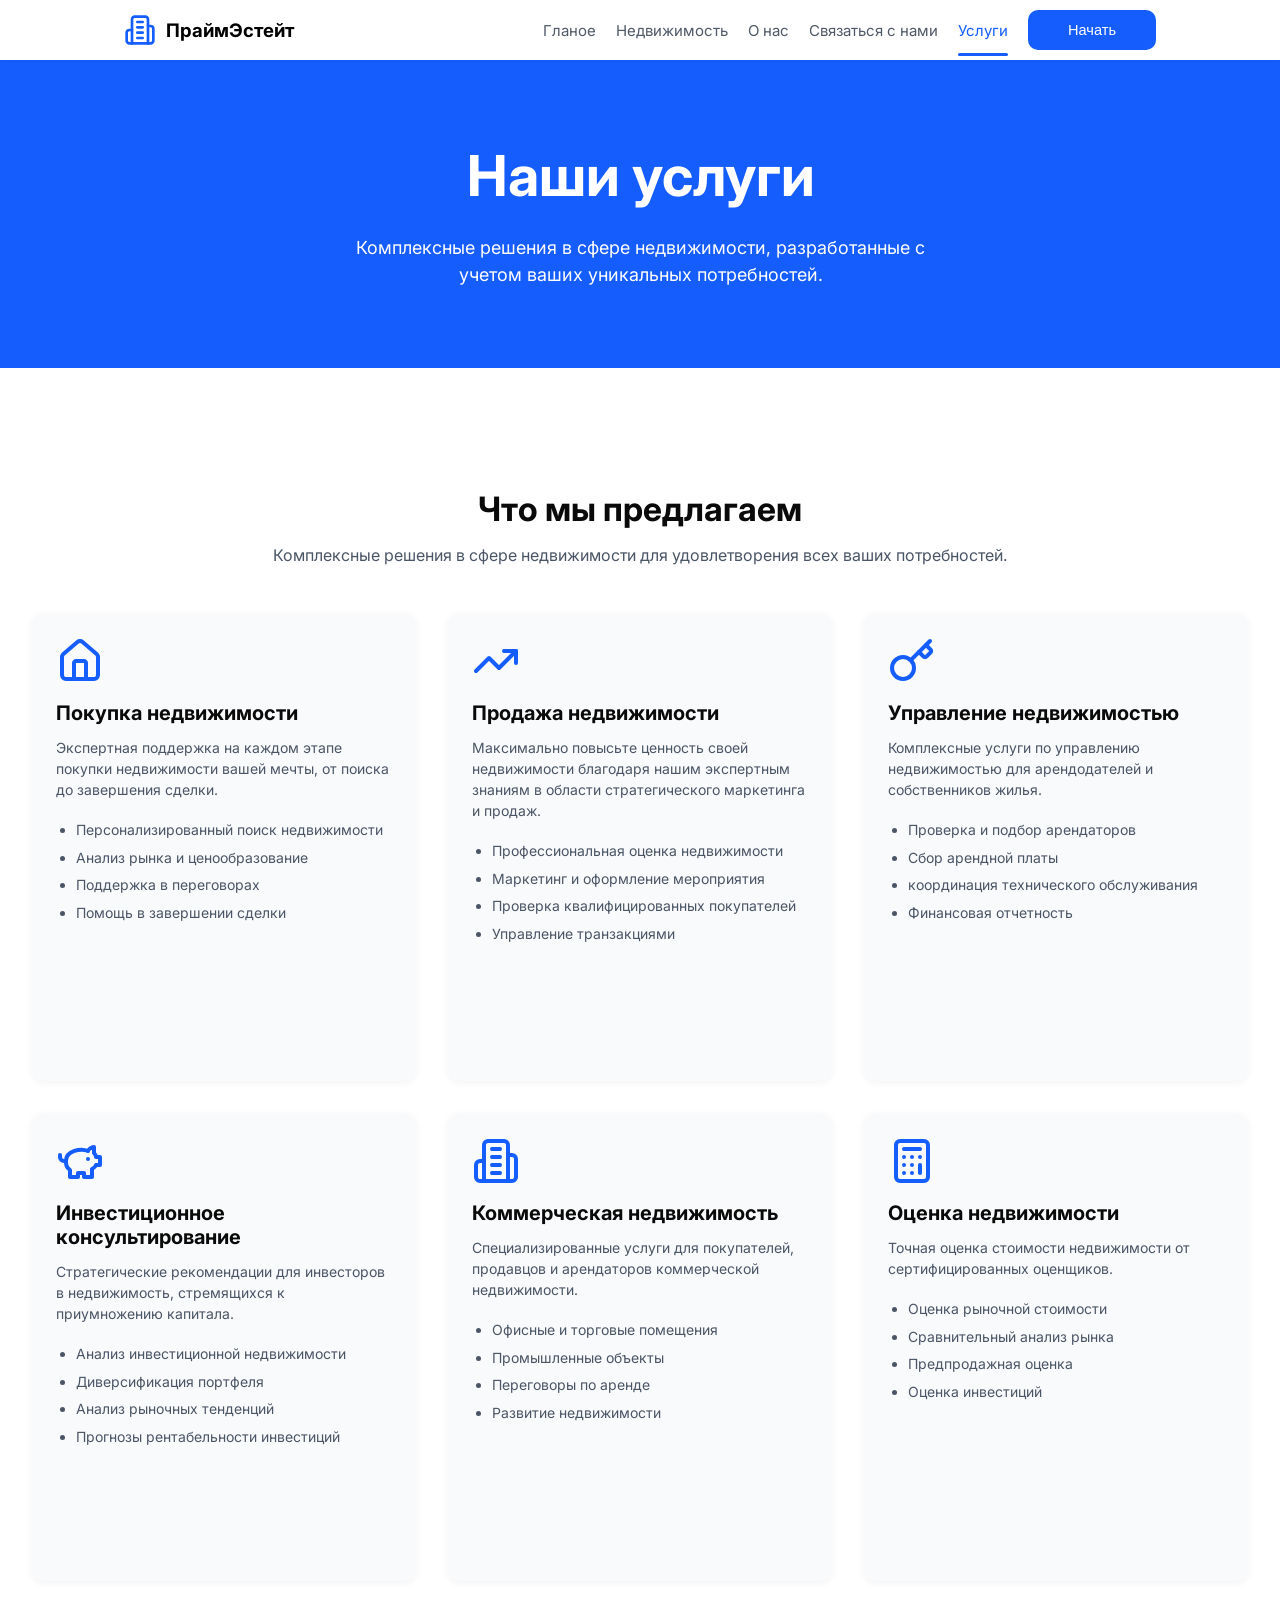
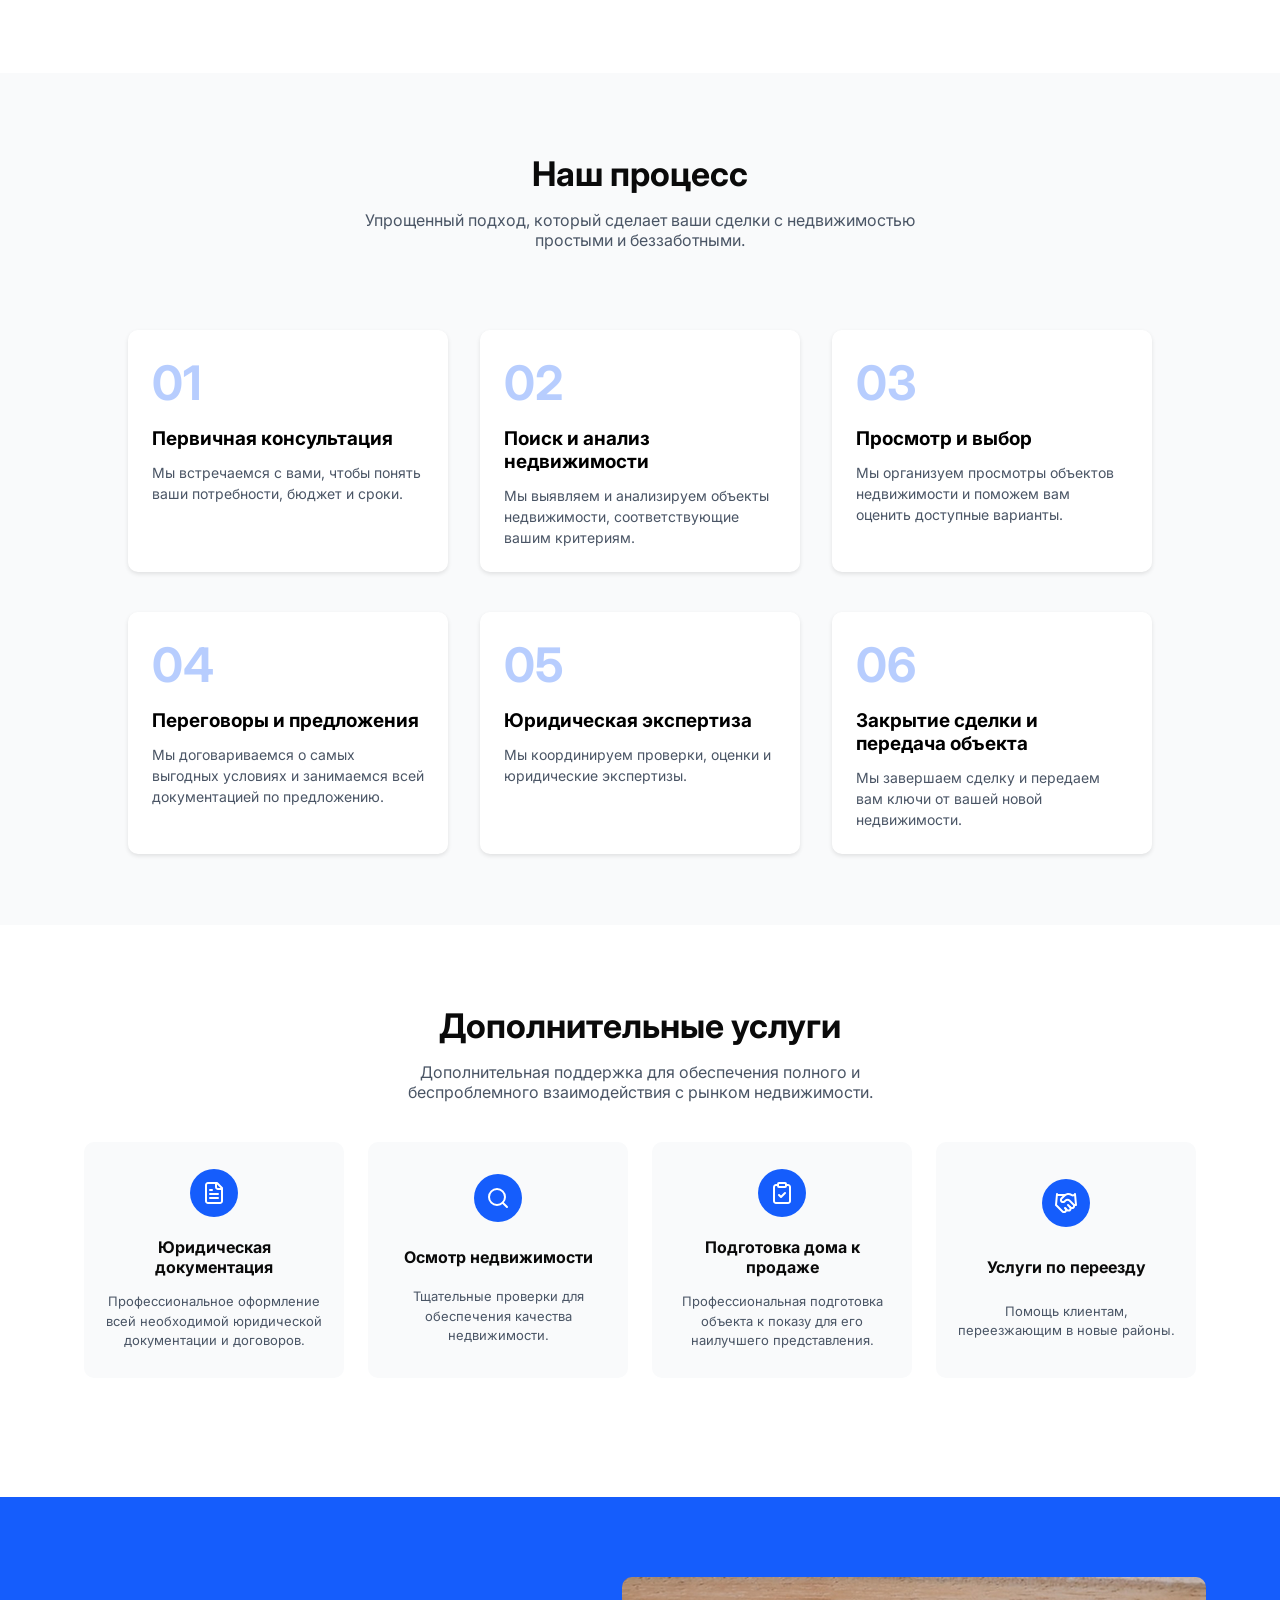
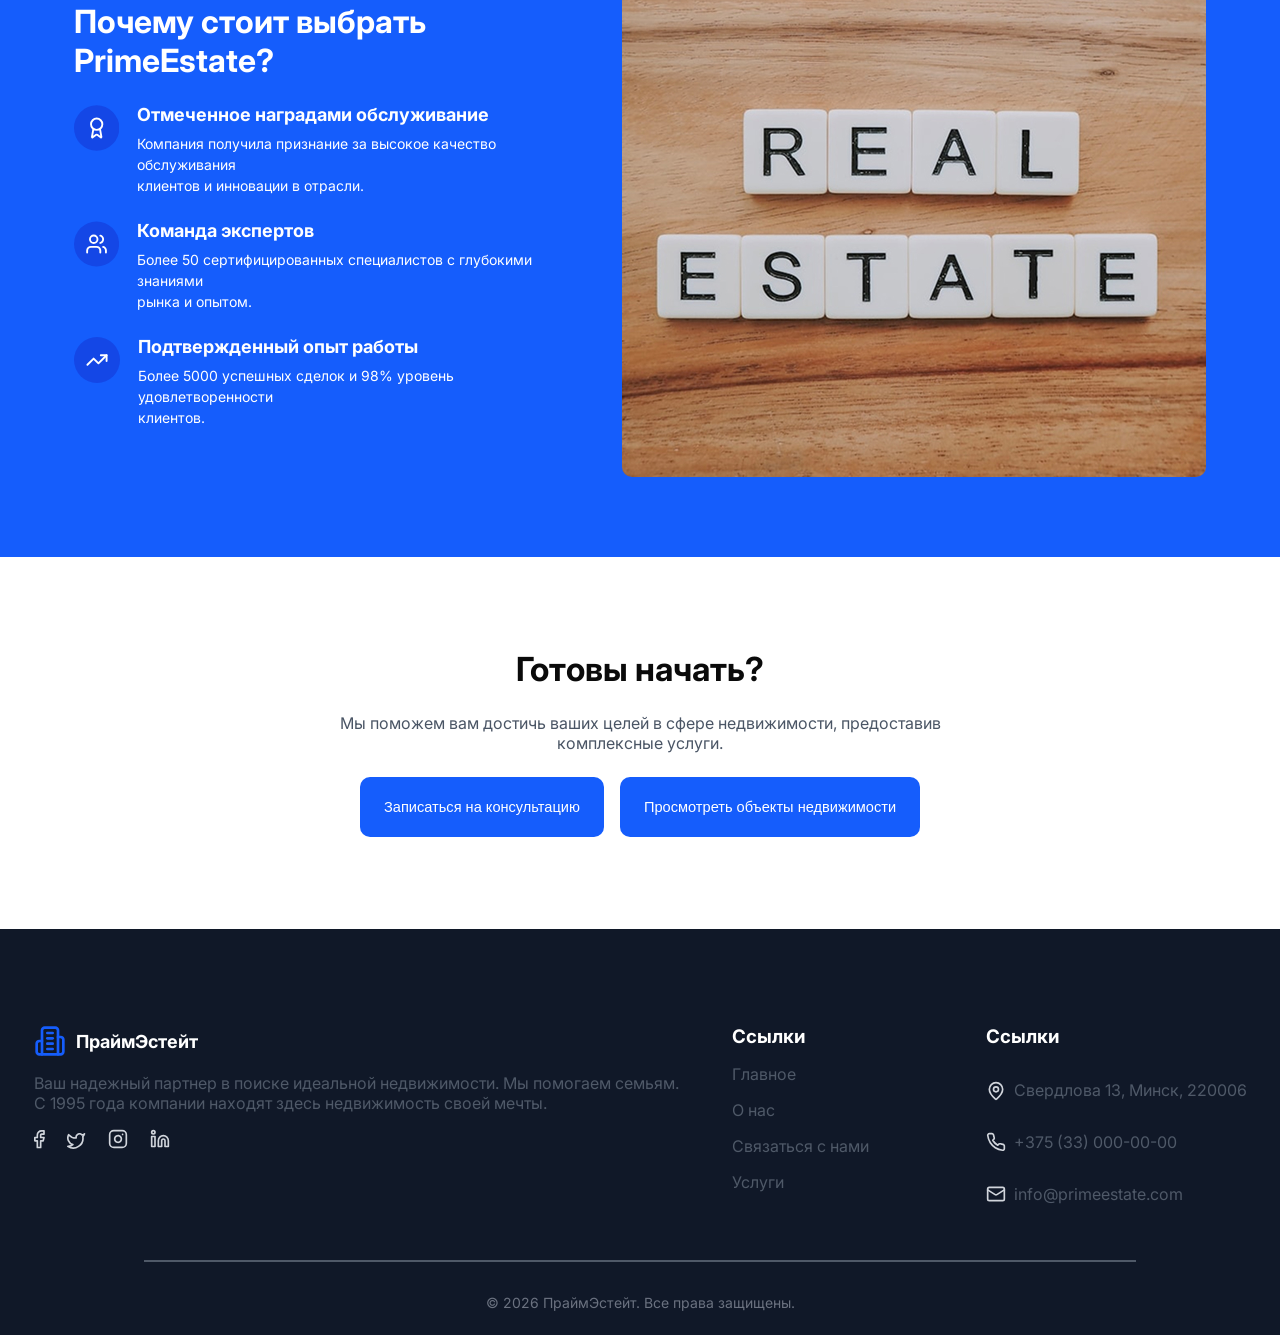
<file: service.html>
<!DOCTYPE html>
<html lang="en">
<head>
    <meta charset="UTF-8">
    <meta name="viewport" content="width=device-width, initial-scale=1.0">
    <title>Услуги</title>
    <link rel="stylesheet" href="styles/service.css">
    <link rel="preconnect" href="https://fonts.googleapis.com">
    <link rel="preconnect" href="https://fonts.gstatic.com" crossorigin>
    <link href="https://fonts.googleapis.com/css2?family=Inter:ital,opsz,wght@0,14..32,100..900;1,14..32,100..900&display=swap" rel="stylesheet">
</head>
<body>
    <nav>
        <div class="h1">
            <svg width="32" height="32" viewBox="0 0 32 32" fill="none" xmlns="http://www.w3.org/2000/svg">
                <path d="M8 29.3333V5.33333C8 4.62609 8.28095 3.94781 8.78105 3.44772C9.28115 2.94762 9.95942 2.66667 10.6667 2.66667H21.3333C22.0406 2.66667 22.7189 2.94762 23.219 3.44772C23.719 3.94781 24 4.62609 24 5.33333V29.3333H8Z" stroke="#155DFC" stroke-width="2.66667" stroke-linecap="round" stroke-linejoin="round"/>
                <path d="M7.99999 16H5.33332C4.62608 16 3.9478 16.281 3.4477 16.781C2.94761 17.2811 2.66666 17.9594 2.66666 18.6667V26.6667C2.66666 27.3739 2.94761 28.0522 3.4477 28.5523C3.9478 29.0524 4.62608 29.3333 5.33332 29.3333H7.99999" stroke="#155DFC" stroke-width="2.66667" stroke-linecap="round" stroke-linejoin="round"/>
                <path d="M24 12H26.6667C27.3739 12 28.0522 12.281 28.5523 12.781C29.0524 13.2811 29.3333 13.9594 29.3333 14.6667V26.6667C29.3333 27.3739 29.0524 28.0522 28.5523 28.5523C28.0522 29.0524 27.3739 29.3333 26.6667 29.3333H24" stroke="#155DFC" stroke-width="2.66667" stroke-linecap="round" stroke-linejoin="round"/>
                <path d="M13.3333 8H18.6667" stroke="#155DFC" stroke-width="2.66667" stroke-linecap="round" stroke-linejoin="round"/>
                <path d="M13.3333 13.3333H18.6667" stroke="#155DFC" stroke-width="2.66667" stroke-linecap="round" stroke-linejoin="round"/>
                <path d="M13.3333 18.6667H18.6667" stroke="#155DFC" stroke-width="2.66667" stroke-linecap="round" stroke-linejoin="round"/>
                <path d="M13.3333 24H18.6667" stroke="#155DFC" stroke-width="2.66667" stroke-linecap="round" stroke-linejoin="round"/>
            </svg>
            <h1>ПраймЭстейт</h1>
        </div>
        
        <div class="burger" id="burgerMenu">
            <span></span>
            <span></span>
            <span></span>
        </div>
        
        <div class="container" id="navMenu">
            <a href="index.html">Гланое</a>
            <a href="flats.html">Недвижимость</a>
            <a href="about.html">О нас</a>
            <a href="contact.html">Связаться с нами</a>
            <a href="service.html">Услуги</a>
            <button>
                <a href="contact.html">Начать</a>
            </button>
        </div>
    </nav>
    <section class="our_service">
        <div class="cont">
            <h1>Наши услуги</h1>
            <p>Комплексные решения в сфере недвижимости, разработанные с<br>
                учетом ваших уникальных потребностей.</p>
        </div>
    </section>
    <section class="offers">
        <div class="container">
            <h2>Что мы предлагаем</h2>
            <p>Комплексные решения в сфере недвижимости для удовлетворения всех
                ваших потребностей.</p>
            <div class="arg_cont">
                    <div class="box_arg">
                    <svg width="48" height="48" viewBox="0 0 48 48" fill="none" xmlns="http://www.w3.org/2000/svg">
                        <path d="M30 42V26C30 25.4696 29.7893 24.9609 29.4142 24.5858C29.0391 24.2107 28.5304 24 28 24H20C19.4696 24 18.9609 24.2107 18.5858 24.5858C18.2107 24.9609 18 25.4696 18 26V42" stroke="#155DFC" stroke-width="4" stroke-linecap="round" stroke-linejoin="round"/>
                        <path d="M6 19.9999C5.99986 19.4181 6.12667 18.8432 6.37158 18.3154C6.61648 17.7876 6.9736 17.3195 7.418 16.9439L21.418 4.94594C22.14 4.33575 23.0547 4.00098 24 4.00098C24.9453 4.00098 25.86 4.33575 26.582 4.94594L40.582 16.9439C41.0264 17.3195 41.3835 17.7876 41.6284 18.3154C41.8733 18.8432 42.0001 19.4181 42 19.9999V37.9999C42 39.0608 41.5786 40.0782 40.8284 40.8284C40.0783 41.5785 39.0609 41.9999 38 41.9999H10C8.93913 41.9999 7.92172 41.5785 7.17157 40.8284C6.42143 40.0782 6 39.0608 6 37.9999V19.9999Z" stroke="#155DFC" stroke-width="4" stroke-linecap="round" stroke-linejoin="round"/>
                    </svg>
                    <h3>Покупка недвижимости</h3>
                    <p>Экспертная поддержка на каждом этапе
                        покупки недвижимости вашей мечты, от
                        поиска до завершения сделки.</p>
                    <ul>
                        <li>Персонализированный поиск недвижимости</li>
                        <li>Анализ рынка и ценообразование</li>
                        <li>Поддержка в переговорах</li>
                        <li>Помощь в завершении сделки</li>
                    </ul>
                </div>
                <div class="box_arg">
                    <svg width="48" height="48" viewBox="0 0 48 48" fill="none" xmlns="http://www.w3.org/2000/svg">
                        <path d="M44 14L27 31L17 21L4 34" stroke="#155DFC" stroke-width="4" stroke-linecap="round" stroke-linejoin="round"/>
                        <path d="M32 14H44V26" stroke="#155DFC" stroke-width="4" stroke-linecap="round" stroke-linejoin="round"/>
                    </svg>
                    <h3>Продажа недвижимости</h3>
                    <p>Максимально повысьте ценность своей
                        недвижимости благодаря нашим
                        экспертным знаниям в области
                        стратегического маркетинга и продаж.
                    </p>
                    <ul>
                        <li>Профессиональная оценка
                            недвижимости</li>   
                        <li>Маркетинг и оформление мероприятия</li>
                        <li>Проверка квалифицированных
                            покупателей</li>
                        <li>Управление транзакциями</li>
                    </ul>
                </div>
                <div class="box_arg">
                    <svg width="48" height="48" viewBox="0 0 48 48" fill="none" xmlns="http://www.w3.org/2000/svg">
                        <path d="M31 15L35.6 19.6C35.9739 19.9665 36.4765 20.1717 37 20.1717C37.5235 20.1717 38.0261 19.9665 38.4 19.6L42.6 15.4C42.9665 15.0261 43.1717 14.5235 43.1717 14C43.1717 13.4765 42.9665 12.9739 42.6 12.6L38 8" stroke="#155DFC" stroke-width="4" stroke-linecap="round" stroke-linejoin="round"/>
                        <path d="M42 4L22.8 23.2" stroke="#155DFC" stroke-width="4" stroke-linecap="round" stroke-linejoin="round"/>
                        <path d="M15 42C21.0751 42 26 37.0751 26 31C26 24.9249 21.0751 20 15 20C8.92487 20 4 24.9249 4 31C4 37.0751 8.92487 42 15 42Z" stroke="#155DFC" stroke-width="4" stroke-linecap="round" stroke-linejoin="round"/>
                    </svg>
                    <h3>Управление
                        недвижимостью</h3>
                        <p>Комплексные услуги по управлению
                            недвижимостью для арендодателей и
                            собственников жилья.
                        </p>
                        <ul>
                            <li>Проверка и подбор арендаторов</li>
                            <li>Сбор арендной платы</li>
                            <li>координация технического
                                обслуживания</li>
                            <li>Финансовая отчетность</li>
                        </ul>
                </div>
            </div>
            <div class="arg_cont">
                    <div class="box_arg">
                    <svg width="48" height="48" viewBox="0 0 48 48" fill="none" xmlns="http://www.w3.org/2000/svg">
                        <path d="M38 10C35 10 32.4 12.8 32 14C25 11 10 13.4 10 24C10 27.6 10 30 14 33V40H22V36H28V40H36V32C38 31 39.4 30 40 28H44V20H40C40 18 39 17 38 16V10Z" stroke="#155DFC" stroke-width="4" stroke-linecap="round" stroke-linejoin="round"/>
                        <path d="M4 18V20C4 22.2 5.8 24 8 24H10" stroke="#155DFC" stroke-width="4" stroke-linecap="round" stroke-linejoin="round"/>
                        <path d="M32 22H32.02" stroke="#155DFC" stroke-width="4" stroke-linecap="round" stroke-linejoin="round"/>
                    </svg>
                    <h3>Инвестиционное
                        консультирование</h3>
                    <p>Стратегические рекомендации для
                        инвесторов в недвижимость, стремящихся
                        к приумножению капитала.</p>
                    <ul>
                        <li>Анализ инвестиционной недвижимости</li>
                        <li>Диверсификация портфеля</li>
                        <li>Анализ рыночных тенденций</li>
                        <li>Прогнозы рентабельности инвестиций</li>
                    </ul>
                </div>
                <div class="box_arg">
                    <svg width="48" height="48" viewBox="0 0 48 48" fill="none" xmlns="http://www.w3.org/2000/svg">
                        <path d="M12 44V8C12 6.93913 12.4214 5.92172 13.1716 5.17157C13.9217 4.42143 14.9391 4 16 4H32C33.0609 4 34.0783 4.42143 34.8284 5.17157C35.5786 5.92172 36 6.93913 36 8V44H12Z" stroke="#155DFC" stroke-width="4" stroke-linecap="round" stroke-linejoin="round"/>
                        <path d="M12 24H8C6.93913 24 5.92172 24.4214 5.17157 25.1716C4.42143 25.9217 4 26.9391 4 28V40C4 41.0609 4.42143 42.0783 5.17157 42.8284C5.92172 43.5786 6.93913 44 8 44H12" stroke="#155DFC" stroke-width="4" stroke-linecap="round" stroke-linejoin="round"/>
                        <path d="M36 18H40C41.0609 18 42.0783 18.4214 42.8284 19.1716C43.5786 19.9217 44 20.9391 44 22V40C44 41.0609 43.5786 42.0783 42.8284 42.8284C42.0783 43.5786 41.0609 44 40 44H36" stroke="#155DFC" stroke-width="4" stroke-linecap="round" stroke-linejoin="round"/>
                        <path d="M20 12H28" stroke="#155DFC" stroke-width="4" stroke-linecap="round" stroke-linejoin="round"/>
                        <path d="M20 20H28" stroke="#155DFC" stroke-width="4" stroke-linecap="round" stroke-linejoin="round"/>
                        <path d="M20 28H28" stroke="#155DFC" stroke-width="4" stroke-linecap="round" stroke-linejoin="round"/>
                        <path d="M20 36H28" stroke="#155DFC" stroke-width="4" stroke-linecap="round" stroke-linejoin="round"/>
                    </svg>
                    <h3>Коммерческая
                        недвижимость</h3>
                    <p>Специализированные услуги для
                        покупателей, продавцов и арендаторов
                        коммерческой недвижимости.</p>
                    <ul>
                        <li>Офисные и торговые помещения</li>
                        <li>Промышленные объекты</li>
                        <li>Переговоры по аренде</li>
                        <li>Развитие недвижимости</li>
                    </ul>
                </div>
                <div class="box_arg">
                    <svg width="48" height="48" viewBox="0 0 48 48" fill="none" xmlns="http://www.w3.org/2000/svg">
                        <path d="M36 4H12C9.79086 4 8 5.79086 8 8V40C8 42.2091 9.79086 44 12 44H36C38.2091 44 40 42.2091 40 40V8C40 5.79086 38.2091 4 36 4Z" stroke="#155DFC" stroke-width="4" stroke-linecap="round" stroke-linejoin="round"/>
                        <path d="M16 12H32" stroke="#155DFC" stroke-width="4" stroke-linecap="round" stroke-linejoin="round"/>
                        <path d="M32 28V36" stroke="#155DFC" stroke-width="4" stroke-linecap="round" stroke-linejoin="round"/>
                        <path d="M32 20H32.02" stroke="#155DFC" stroke-width="4" stroke-linecap="round" stroke-linejoin="round"/>
                        <path d="M24 20H24.02" stroke="#155DFC" stroke-width="4" stroke-linecap="round" stroke-linejoin="round"/>
                        <path d="M16 20H16.02" stroke="#155DFC" stroke-width="4" stroke-linecap="round" stroke-linejoin="round"/>
                        <path d="M24 28H24.02" stroke="#155DFC" stroke-width="4" stroke-linecap="round" stroke-linejoin="round"/>
                        <path d="M16 28H16.02" stroke="#155DFC" stroke-width="4" stroke-linecap="round" stroke-linejoin="round"/>
                        <path d="M24 36H24.02" stroke="#155DFC" stroke-width="4" stroke-linecap="round" stroke-linejoin="round"/>
                        <path d="M16 36H16.02" stroke="#155DFC" stroke-width="4" stroke-linecap="round" stroke-linejoin="round"/>
                    </svg>
                    <h3>Оценка недвижимости</h3>
                    <p>Точная оценка стоимости недвижимости
                        от сертифицированных оценщиков.</p>
                    <ul>
                        <li>Оценка рыночной стоимости</li>
                        <li>Сравнительный анализ рынка</li>
                        <li>Предпродажная оценка</li>
                        <li>Оценка инвестиций</li>
                    </ul>
                </div>
            </div>
        </div>    
    </section>
    <section class="process">
        <h2>Наш процесс</h2>
        <p class="p">Упрощенный подход, который сделает ваши сделки с недвижимостью<br>
            простыми и беззаботными.</p>
        <div>
            <div class="proc_cont">
                <div class="process_box">
                    <h2>01</h2>
                    <h3>Первичная консультация</h3>
                    <p>Мы встречаемся с вами, чтобы понять
                        ваши потребности, бюджет и сроки.</p>
                </div>
                <div class="process_box">
                    <h2>02</h2>
                    <h3>Поиск и анализ недвижимости</h3>
                    <p>Мы выявляем и анализируем объекты
                        недвижимости, соответствующие вашим
                        критериям.</p>
                </div>
                <div class="process_box">
                    <h2>03</h2>
                    <h3>Просмотр и выбор</h3>
                    <p>Мы организуем просмотры объектов
                        недвижимости и поможем вам оценить
                        доступные варианты.</p>
                </div>
            </div>
            <div class="proc_cont">
                <div class="process_box">
                    <h2>04</h2>
                    <h3>Переговоры и предложения</h3>
                    <p>Мы договариваемся о самых выгодных
                        условиях и занимаемся всей
                        документацией по предложению.</p>
                </div>
                <div class="process_box">
                    <h2>05</h2>
                    <h3>Юридическая экспертиза</h3>
                    <p>Мы координируем проверки, оценки и
                        юридические экспертизы.</p>
                </div>
                <div class="process_box">
                    <h2>06</h2>
                    <h3>Закрытие сделки и передача объекта</h3>
                    <p>Мы завершаем сделку и передаем вам
                        ключи от вашей новой недвижимости.</p>
                </div>
            </div>

        </div>
    </section>
    <section class="add_services">
        <div class="as_cont">
            <h2>Дополнительные услуги</h2>
            <p>Дополнительная поддержка для обеспечения полного и<br>
                беспроблемного взаимодействия с рынком недвижимости.</p>
            <div class="as_box">
                <div class="as">
                    <svg width="48" height="48" viewBox="0 0 48 48" fill="none" xmlns="http://www.w3.org/2000/svg">
                        <rect width="48" height="48" rx="24" fill="#155DFC"/>
                        <path d="M27 14H18C17.4696 14 16.9609 14.2107 16.5858 14.5858C16.2107 14.9609 16 15.4696 16 16V32C16 32.5304 16.2107 33.0391 16.5858 33.4142C16.9609 33.7893 17.4696 34 18 34H30C30.5304 34 31.0391 33.7893 31.4142 33.4142C31.7893 33.0391 32 32.5304 32 32V19L27 14Z" stroke="white" stroke-width="2" stroke-linecap="round" stroke-linejoin="round"/>
                        <path d="M26 14V18C26 18.5304 26.2107 19.0391 26.5858 19.4142C26.9609 19.7893 27.4696 20 28 20H32" stroke="white" stroke-width="2" stroke-linecap="round" stroke-linejoin="round"/>
                        <path d="M22 21H20" stroke="white" stroke-width="2" stroke-linecap="round" stroke-linejoin="round"/>
                        <path d="M28 25H20" stroke="white" stroke-width="2" stroke-linecap="round" stroke-linejoin="round"/>
                        <path d="M28 29H20" stroke="white" stroke-width="2" stroke-linecap="round" stroke-linejoin="round"/>
                    </svg>
                    <h3>Юридическая<br>
                        документация</h3>
                    <p>Профессиональное оформление
                        всей необходимой юридической
                        документации и договоров.</p>
                </div>
                <div class="as">
                    <svg width="48" height="48" viewBox="0 0 48 48" fill="none" xmlns="http://www.w3.org/2000/svg">
                        <rect width="48" height="48" rx="24" fill="#155DFC"/>
                        <path d="M23 31C27.4183 31 31 27.4183 31 23C31 18.5817 27.4183 15 23 15C18.5817 15 15 18.5817 15 23C15 27.4183 18.5817 31 23 31Z" stroke="white" stroke-width="2" stroke-linecap="round" stroke-linejoin="round"/>
                        <path d="M33 33.0002L28.7 28.7002" stroke="white" stroke-width="2" stroke-linecap="round" stroke-linejoin="round"/>
                    </svg>
                    <h3>Осмотр недвижимости</h3>
                    <p>Тщательные проверки для
                        обеспечения качества
                        недвижимости.</p>
                </div>
                <div class="as">
                    <svg width="48" height="48" viewBox="0 0 48 48" fill="none" xmlns="http://www.w3.org/2000/svg">
                        <rect width="48" height="48" rx="24" fill="#155DFC"/>
                        <path d="M27 14H21C20.4477 14 20 14.4477 20 15V17C20 17.5523 20.4477 18 21 18H27C27.5523 18 28 17.5523 28 17V15C28 14.4477 27.5523 14 27 14Z" stroke="white" stroke-width="2" stroke-linecap="round" stroke-linejoin="round"/>
                        <path d="M28 16H30C30.5304 16 31.0391 16.2107 31.4142 16.5858C31.7893 16.9609 32 17.4696 32 18V32C32 32.5304 31.7893 33.0391 31.4142 33.4142C31.0391 33.7893 30.5304 34 30 34H18C17.4696 34 16.9609 33.7893 16.5858 33.4142C16.2107 33.0391 16 32.5304 16 32V18C16 17.4696 16.2107 16.9609 16.5858 16.5858C16.9609 16.2107 17.4696 16 18 16H20" stroke="white" stroke-width="2" stroke-linecap="round" stroke-linejoin="round"/>
                        <path d="M21 26L23 28L27 24" stroke="white" stroke-width="2" stroke-linecap="round" stroke-linejoin="round"/>
                    </svg>
                    <h3>Подготовка дома к<br>
                        продаже</h3>
                    <p>Профессиональная подготовка
                        объекта к показу для его
                        наилучшего представления.</p>
                </div>
                <div class="as">
                    <svg width="48" height="48" viewBox="0 0 48 48" fill="none" xmlns="http://www.w3.org/2000/svg">
                        <rect width="48" height="48" rx="24" fill="#155DFC"/>
                        <path d="M23 29L25 31C25.197 31.197 25.4308 31.3532 25.6882 31.4598C25.9456 31.5665 26.2214 31.6213 26.5 31.6213C26.7786 31.6213 27.0544 31.5665 27.3118 31.4598C27.5692 31.3532 27.803 31.197 28 31C28.197 30.803 28.3532 30.5692 28.4598 30.3118C28.5665 30.0544 28.6213 29.7786 28.6213 29.5C28.6213 29.2214 28.5665 28.9456 28.4598 28.6882C28.3532 28.4308 28.197 28.197 28 28" stroke="white" stroke-width="2" stroke-linecap="round" stroke-linejoin="round"/>
                        <path d="M26 25.9995L28.5 28.4995C28.8978 28.8974 29.4374 29.1208 30 29.1208C30.5626 29.1208 31.1022 28.8974 31.5 28.4995C31.8978 28.1017 32.1213 27.5621 32.1213 26.9995C32.1213 26.4369 31.8978 25.8974 31.5 25.4995L27.62 21.6195C27.0575 21.0577 26.295 20.7422 25.5 20.7422C24.705 20.7422 23.9425 21.0577 23.38 21.6195L22.5 22.4995C22.1022 22.8974 21.5626 23.1208 21 23.1208C20.4374 23.1208 19.8978 22.8974 19.5 22.4995C19.1022 22.1017 18.8787 21.5621 18.8787 20.9995C18.8787 20.4369 19.1022 19.8974 19.5 19.4995L22.31 16.6895C23.2222 15.7797 24.4119 15.2001 25.6906 15.0425C26.9694 14.8849 28.2641 15.1584 29.37 15.8195L29.84 16.0995C30.2658 16.3565 30.772 16.4456 31.26 16.3495L33 15.9995" stroke="white" stroke-width="2" stroke-linecap="round" stroke-linejoin="round"/>
                        <path d="M33 15L34 26H32" stroke="white" stroke-width="2" stroke-linecap="round" stroke-linejoin="round"/>
                        <path d="M15 15L14 26L20.5 32.5C20.8978 32.8978 21.4374 33.1213 22 33.1213C22.5626 33.1213 23.1022 32.8978 23.5 32.5C23.8978 32.1022 24.1213 31.5626 24.1213 31C24.1213 30.4374 23.8978 29.8978 23.5 29.5" stroke="white" stroke-width="2" stroke-linecap="round" stroke-linejoin="round"/>
                        <path d="M15 16H23" stroke="white" stroke-width="2" stroke-linecap="round" stroke-linejoin="round"/>
                    </svg>
                    <h3>Услуги по переезду</h3>
                    <p>Помощь клиентам, переезжающим
                        в новые районы.</p>
                </div>
            </div>
        </div>
    </section>
    <section class="choice">
        <div class="choice_text">
            <h2>Почему стоит выбрать<br>
                PrimeEstate?</h2>
            <div class="text_box">
                <svg width="48" height="48" viewBox="0 0 48 48" fill="none" xmlns="http://www.w3.org/2000/svg">
                    <rect width="48" height="48" rx="24" fill="#1447E6"/>
                    <path d="M27.477 24.8896L28.992 33.4156C29.009 33.516 28.9949 33.6192 28.9516 33.7114C28.9084 33.8036 28.838 33.8803 28.7499 33.9314C28.6619 33.9825 28.5603 34.0055 28.4588 33.9974C28.3573 33.9892 28.2607 33.9502 28.182 33.8856L24.602 31.1986C24.4292 31.0695 24.2192 30.9998 24.0035 30.9998C23.7878 30.9998 23.5778 31.0695 23.405 31.1986L19.819 33.8846C19.7403 33.9491 19.6439 33.988 19.5425 33.9962C19.4411 34.0044 19.3397 33.9815 19.2517 33.9305C19.1636 33.8796 19.0933 33.803 19.0499 33.711C19.0066 33.619 18.9923 33.516 19.009 33.4156L20.523 24.8896" stroke="white" stroke-width="2" stroke-linecap="round" stroke-linejoin="round"/>
                    <path d="M24 26C27.3137 26 30 23.3137 30 20C30 16.6863 27.3137 14 24 14C20.6863 14 18 16.6863 18 20C18 23.3137 20.6863 26 24 26Z" stroke="white" stroke-width="2" stroke-linecap="round" stroke-linejoin="round"/>
                </svg>
                <div>
                    <h4>Отмеченное наградами обслуживание</h4>
                    <p>Компания получила признание за высокое качество обслуживания<br>
                        клиентов и инновации в отрасли.</p>
                </div>
            </div>
            <div class="text_box">
                <svg width="48" height="48" viewBox="0 0 48 48" fill="none" xmlns="http://www.w3.org/2000/svg">
                    <rect width="48" height="48" rx="24" fill="#1447E6"/>
                    <path d="M28 33V31C28 29.9391 27.5786 28.9217 26.8284 28.1716C26.0783 27.4214 25.0609 27 24 27H18C16.9391 27 15.9217 27.4214 15.1716 28.1716C14.4214 28.9217 14 29.9391 14 31V33" stroke="white" stroke-width="2" stroke-linecap="round" stroke-linejoin="round"/>
                    <path d="M21 23C23.2091 23 25 21.2091 25 19C25 16.7909 23.2091 15 21 15C18.7909 15 17 16.7909 17 19C17 21.2091 18.7909 23 21 23Z" stroke="white" stroke-width="2" stroke-linecap="round" stroke-linejoin="round"/>
                    <path d="M34 32.9999V30.9999C33.9993 30.1136 33.7044 29.2527 33.1614 28.5522C32.6184 27.8517 31.8581 27.3515 31 27.1299" stroke="white" stroke-width="2" stroke-linecap="round" stroke-linejoin="round"/>
                    <path d="M28 15.1299C28.8604 15.3502 29.623 15.8506 30.1676 16.5522C30.7122 17.2538 31.0078 18.1167 31.0078 19.0049C31.0078 19.8931 30.7122 20.756 30.1676 21.4576C29.623 22.1592 28.8604 22.6596 28 22.8799" stroke="white" stroke-width="2" stroke-linecap="round" stroke-linejoin="round"/>
                </svg>
                <div>
                    <h4>Команда экспертов</h4>
                    <p>Более 50 сертифицированных специалистов с глубокими знаниями<br>
                        рынка и опытом.</p>
                </div>
            </div>
            <div class="text_box">
                <svg width="48" height="48" viewBox="0 0 48 48" fill="none" xmlns="http://www.w3.org/2000/svg">
                    <rect width="48" height="48" rx="24" fill="#1447E6"/>
                    <path d="M34 19L25.5 27.5L20.5 22.5L14 29" stroke="white" stroke-width="2" stroke-linecap="round" stroke-linejoin="round"/>
                    <path d="M28 19H34V25" stroke="white" stroke-width="2" stroke-linecap="round" stroke-linejoin="round"/>
                </svg>
                <div>
                    <h4>Подтвержденный опыт работы</h4>
                    <p>Более 5000 успешных сделок и 98% уровень удовлетворенности<br>
                        клиентов.</p>
                </div>
            </div>
        </div>
        <img src="images/realEstate.jpg" alt="">
    </section>
    <section class="ready">
        <div class="box">
            <h2>Готовы начать?</h2>
            <p>Мы поможем вам достичь ваших целей в сфере недвижимости, предоставив<br>
                комплексные услуги.</p>
            <div class="buttons">
                <button>
                    <a>Записаться на консультацию</a>
                </button>
                <button>
                    <a>Просмотреть объекты недвижимости</a>
                </button>
            </div>
        </div>
    </section>
    <footer>
        <div class="information">
            <div class="inf_footer">
                <div class="logo_and_text">
                    <svg width="32" height="32" viewBox="0 0 32 32" fill="none" xmlns="http://www.w3.org/2000/svg">
                        <path d="M8 29.3333V5.33333C8 4.62609 8.28095 3.94781 8.78105 3.44772C9.28115 2.94762 9.95942 2.66667 10.6667 2.66667H21.3333C22.0406 2.66667 22.7189 2.94762 23.219 3.44772C23.719 3.94781 24 4.62609 24 5.33333V29.3333H8Z" stroke="#155DFC" stroke-width="2.66667" stroke-linecap="round" stroke-linejoin="round"/>
                        <path d="M7.99999 16H5.33332C4.62608 16 3.9478 16.281 3.4477 16.781C2.94761 17.2811 2.66666 17.9594 2.66666 18.6667V26.6667C2.66666 27.3739 2.94761 28.0522 3.4477 28.5523C3.9478 29.0524 4.62608 29.3333 5.33332 29.3333H7.99999" stroke="#155DFC" stroke-width="2.66667" stroke-linecap="round" stroke-linejoin="round"/>
                        <path d="M24 12H26.6667C27.3739 12 28.0522 12.281 28.5523 12.781C29.0524 13.2811 29.3333 13.9594 29.3333 14.6667V26.6667C29.3333 27.3739 29.0524 28.0522 28.5523 28.5523C28.0522 29.0524 27.3739 29.3333 26.6667 29.3333H24" stroke="#155DFC" stroke-width="2.66667" stroke-linecap="round" stroke-linejoin="round"/>
                        <path d="M13.3333 8H18.6667" stroke="#155DFC" stroke-width="2.66667" stroke-linecap="round" stroke-linejoin="round"/>
                        <path d="M13.3333 13.3333H18.6667" stroke="#155DFC" stroke-width="2.66667" stroke-linecap="round" stroke-linejoin="round"/>
                        <path d="M13.3333 18.6667H18.6667" stroke="#155DFC" stroke-width="2.66667" stroke-linecap="round" stroke-linejoin="round"/>
                        <path d="M13.3333 24H18.6667" stroke="#155DFC" stroke-width="2.66667" stroke-linecap="round" stroke-linejoin="round"/>
                    </svg>
                    <h1>ПраймЭстейт</h1>
                </div>
                <p>Ваш надежный партнер в поиске идеальной недвижимости. Мы помогаем семьям.<br> С 1995 года компании находят здесь недвижимость своей мечты.</p>
                <div>
                    <svg width="11" height="19" viewBox="0 0 11 19" fill="none" xmlns="http://www.w3.org/2000/svg" class="icons">
                        <path d="M10 0.833252H7.50001C6.39494 0.833252 5.33513 1.27224 4.55373 2.05364C3.77233 2.83504 3.33334 3.89485 3.33334 4.99992V7.49992H0.833344V10.8333H3.33334V17.4999H6.66668V10.8333H9.16668L10 7.49992H6.66668V4.99992C6.66668 4.7789 6.75447 4.56694 6.91075 4.41066C7.06703 4.25438 7.279 4.16659 7.50001 4.16659H10V0.833252Z" stroke="#D1D5DC" stroke-width="1.66667" stroke-linecap="round" stroke-linejoin="round"/>
                    </svg>
                    <svg width="19" height="16" viewBox="0 0 19 16" fill="none" xmlns="http://www.w3.org/2000/svg" class="icons">
                        <path d="M17.5001 0.839537C17.5001 0.839537 16.9167 2.58954 15.8334 3.67287C17.1667 12.0062 8.00007 18.0895 0.833405 13.3395C2.66674 13.4229 4.50007 12.8395 5.8334 11.6729C1.66674 10.4229 -0.416595 5.5062 1.66674 1.67287C3.50007 3.83954 6.3334 5.08954 9.16674 5.0062C8.41674 1.5062 12.5001 -0.493796 15.0001 1.83954C15.9167 1.83954 17.5001 0.839537 17.5001 0.839537Z" stroke="#D1D5DC" stroke-width="1.66667" stroke-linecap="round" stroke-linejoin="round"/>
                    </svg>
                    <svg width="20" height="20" viewBox="0 0 20 20" fill="none" xmlns="http://www.w3.org/2000/svg" class="icons">
                        <path d="M14.1667 1.66675H5.83332C3.53214 1.66675 1.66666 3.53223 1.66666 5.83341V14.1667C1.66666 16.4679 3.53214 18.3334 5.83332 18.3334H14.1667C16.4678 18.3334 18.3333 16.4679 18.3333 14.1667V5.83341C18.3333 3.53223 16.4678 1.66675 14.1667 1.66675Z" stroke="#D1D5DC" stroke-width="1.66667" stroke-linecap="round" stroke-linejoin="round"/>
                        <path d="M13.3333 9.47501C13.4362 10.1685 13.3177 10.8769 12.9948 11.4992C12.6719 12.1215 12.161 12.6262 11.5347 12.9414C10.9084 13.2566 10.1987 13.3663 9.5065 13.255C8.81428 13.1436 8.17481 12.8167 7.67904 12.321C7.18327 11.8252 6.85645 11.1857 6.74507 10.4935C6.63368 9.8013 6.7434 9.09159 7.05862 8.46532C7.37383 7.83905 7.8785 7.32812 8.50083 7.00521C9.12316 6.68229 9.83147 6.56383 10.525 6.66667C11.2324 6.77158 11.8874 7.10123 12.3931 7.60693C12.8988 8.11263 13.2284 8.76757 13.3333 9.47501Z" stroke="#D1D5DC" stroke-width="1.66667" stroke-linecap="round" stroke-linejoin="round"/>
                        <path d="M14.5833 5.41675H14.5917" stroke="#D1D5DC" stroke-width="1.66667" stroke-linecap="round" stroke-linejoin="round"/>
                    </svg>
                    <svg width="20" height="20" viewBox="0 0 20 20" fill="none" xmlns="http://www.w3.org/2000/svg" class="icons">
                        <path d="M13.3333 6.66675C14.6594 6.66675 15.9312 7.19353 16.8689 8.13121C17.8066 9.0689 18.3333 10.3407 18.3333 11.6667V17.5001H15V11.6667C15 11.2247 14.8244 10.8008 14.5119 10.4882C14.1993 10.1757 13.7754 10.0001 13.3333 10.0001C12.8913 10.0001 12.4674 10.1757 12.1548 10.4882C11.8423 10.8008 11.6667 11.2247 11.6667 11.6667V17.5001H8.33334V11.6667C8.33334 10.3407 8.86013 9.0689 9.79781 8.13121C10.7355 7.19353 12.0073 6.66675 13.3333 6.66675Z" stroke="#D1D5DC" stroke-width="1.66667" stroke-linecap="round" stroke-linejoin="round"/>
                        <path d="M4.99999 7.5H1.66666V17.5H4.99999V7.5Z" stroke="#D1D5DC" stroke-width="1.66667" stroke-linecap="round" stroke-linejoin="round"/>
                        <path d="M3.33332 5.00008C4.2538 5.00008 4.99999 4.25389 4.99999 3.33341C4.99999 2.41294 4.2538 1.66675 3.33332 1.66675C2.41285 1.66675 1.66666 2.41294 1.66666 3.33341C1.66666 4.25389 2.41285 5.00008 3.33332 5.00008Z" stroke="#D1D5DC" stroke-width="1.66667" stroke-linecap="round" stroke-linejoin="round"/>
                    </svg>
                </div>
                
            </div>
            <div class="inf_footer">
                <h3>Ссылки</h3>
                <a href="index.html">Главное</a>
                <a href="about.html">О нас</a>
                <a href="contact.html">Связаться с нами</a>
                <a href="service.html">Услуги</a>
            </div>
            <div class="inf_footer">
                <h3>Ссылки</h3>
                <div class="flex">
                    <svg width="20" height="22" viewBox="0 0 20 22" fill="none" xmlns="http://www.w3.org/2000/svg">
                        <path d="M16.6667 10.3334C16.6667 14.4942 12.0508 18.8276 10.5008 20.1659C10.3564 20.2745 10.1807 20.3332 10 20.3332C9.81934 20.3332 9.64357 20.2745 9.49918 20.1659C7.94918 18.8276 3.33334 14.4942 3.33334 10.3334C3.33334 8.5653 4.03572 6.86961 5.28596 5.61937C6.53621 4.36913 8.2319 3.66675 10 3.66675C11.7681 3.66675 13.4638 4.36913 14.7141 5.61937C15.9643 6.86961 16.6667 8.5653 16.6667 10.3334Z" stroke="#D1D5DC" stroke-width="1.66667" stroke-linecap="round" stroke-linejoin="round"/>
                        <path d="M10 12.8333C11.3807 12.8333 12.5 11.714 12.5 10.3333C12.5 8.95254 11.3807 7.83325 10 7.83325C8.61929 7.83325 7.5 8.95254 7.5 10.3333C7.5 11.714 8.61929 12.8333 10 12.8333Z" stroke="#D1D5DC" stroke-width="1.66667" stroke-linecap="round" stroke-linejoin="round"/>
                    </svg>
                    <p class="p">Свердлова 13, Минск,  220006</p>
                </div>
                <div class="flex">
                    <svg width="20" height="20" viewBox="0 0 20 20" fill="none" xmlns="http://www.w3.org/2000/svg">
                        <path d="M18.3333 14.0999V16.5999C18.3343 16.832 18.2867 17.0617 18.1937 17.2744C18.1008 17.487 17.9644 17.6779 17.7934 17.8348C17.6224 17.9917 17.4205 18.1112 17.2006 18.1855C16.9808 18.2599 16.7478 18.2875 16.5167 18.2666C13.9523 17.988 11.4892 17.1117 9.32498 15.7083C7.31151 14.4288 5.60443 12.7217 4.32499 10.7083C2.91663 8.53426 2.04019 6.05908 1.76665 3.48325C1.74583 3.25281 1.77321 3.02055 1.84707 2.80127C1.92092 2.58199 2.03963 2.38049 2.19562 2.2096C2.35162 2.03871 2.54149 1.90218 2.75314 1.80869C2.9648 1.7152 3.1936 1.6668 3.42499 1.66658H5.92499C6.32941 1.6626 6.72148 1.80582 7.02812 2.06953C7.33476 2.33324 7.53505 2.69946 7.59165 3.09992C7.69717 3.89997 7.89286 4.68552 8.17499 5.44158C8.2871 5.73985 8.31137 6.06401 8.24491 6.37565C8.17844 6.68729 8.02404 6.97334 7.79998 7.19992L6.74165 8.25825C7.92795 10.3445 9.65536 12.072 11.7417 13.2583L12.8 12.1999C13.0266 11.9759 13.3126 11.8215 13.6243 11.755C13.9359 11.6885 14.26 11.7128 14.5583 11.8249C15.3144 12.107 16.0999 12.3027 16.9 12.4083C17.3048 12.4654 17.6745 12.6693 17.9388 12.9812C18.203 13.2931 18.3435 13.6912 18.3333 14.0999Z" stroke="#D1D5DC" stroke-width="1.66667" stroke-linecap="round" stroke-linejoin="round"/>
                    </svg>
                    <p class="p">+375 (33) 000-00-00</p>
                </div>
                
                <div class="flex">
                    <svg width="20" height="20" viewBox="0 0 20 20" fill="none" xmlns="http://www.w3.org/2000/svg">
                        <path d="M16.6667 3.33325H3.33332C2.41285 3.33325 1.66666 4.07944 1.66666 4.99992V14.9999C1.66666 15.9204 2.41285 16.6666 3.33332 16.6666H16.6667C17.5871 16.6666 18.3333 15.9204 18.3333 14.9999V4.99992C18.3333 4.07944 17.5871 3.33325 16.6667 3.33325Z" stroke="#D1D5DC" stroke-width="1.66667" stroke-linecap="round" stroke-linejoin="round"/>
                        <path d="M18.3333 5.83325L10.8583 10.5833C10.601 10.7444 10.3036 10.8299 9.99999 10.8299C9.69639 10.8299 9.39893 10.7444 9.14166 10.5833L1.66666 5.83325" stroke="#D1D5DC" stroke-width="1.66667" stroke-linecap="round" stroke-linejoin="round"/>
                    </svg>
                    <p class="p">info@primeestate.com</p>
                </div>
            </div>
        </div>
        <div class="hr">
            <p>© 2026 ПраймЭстейт. Все права защищены.</p>
        </div>
        
    </footer>
</body>
<script src="scripts/burger.js"></script>
<script src="scripts/animation.js"></script>
</html>
</file>
<file: styles/style.css>
* {
  box-sizing: border-box;
  margin: 0;
}

.flats_box {
  width: 380px;
  border-radius: 12px;
  overflow: hidden;
  background: #fff;
  box-shadow: 0 8px 24px rgba(0, 0, 0, 0.08);
  display: flex;
  flex-direction: column;
  transition: 0.3s;
}
.flats_box:hover {
  transform: translateY(-5px);
  box-shadow: 0 12px 30px rgba(0, 0, 0, 0.12);
}
.flats_box img {
  width: 100%;
  height: 240px;
  object-fit: cover;
}
.flats_box .text_box {
  padding: 20px 24px;
  display: flex;
  flex-direction: column;
  gap: 12px;
}
.flats_box h3 {
  color: #155DFC;
  font-size: 22px;
  font-weight: 600;
  margin: 0;
}
.flats_box .text_box > p {
  font-size: 18px;
  font-weight: 500;
  color: #0A0A0A;
  margin: 0;
}
.flats_box .figure {
  display: flex;
  align-items: center;
  gap: 6px;
}
.flats_box .figure p {
  font-size: 14px;
  color: #6B7280;
  margin: 0;
}
.flats_box .inf_flat {
  display: flex;
  justify-content: space-between;
  padding-top: 12px;
  border-top: 1px solid #E5E7EB;
  flex-wrap: wrap;
  gap: 12px;
}
.flats_box .flat_cels {
  display: flex;
  align-items: center;
  gap: 8px;
}
.flats_box .flat_cels p {
  font-size: 13px;
  color: #4F5968;
  line-height: 1.2;
  margin: 0;
}
.flats_box .flat_cels svg {
  min-width: 16px;
}

body {
  font-family: Inter, regular;
  color: white;
}
body nav {
  height: 60px;
  background-color: #FFFFFF;
  display: flex;
  justify-content: space-around;
  align-items: center;
  position: fixed;
  width: 100%;
  top: 0;
  z-index: 10000;
  box-shadow: 0 1px 3px rgba(0, 0, 0, 0.05);
}
body nav .h1 {
  display: flex;
  align-items: center;
}
body nav h1 {
  font-family: Inter, bold;
  color: black;
  margin: 0;
  padding-left: 10px;
  font-size: 18.6px;
}
body nav .container {
  display: flex;
  align-items: center;
}
body nav .container a {
  font-size: 15px;
  text-decoration: none;
  color: #4F5968;
  margin-right: 20px;
}
body nav .container button {
  background-color: #155DFC;
  border-radius: 10px;
  text-align: center;
  width: 128px;
  height: 40px;
  border-style: none;
}
body nav .container button a {
  color: white;
  font-size: 14.6px;
  margin-right: 0px;
}
body nav .burger {
  display: none;
  flex-direction: column;
  cursor: pointer;
  z-index: 1001;
  gap: 5px;
}
body nav .burger span {
  width: 28px;
  height: 3px;
  background-color: #155DFC;
  border-radius: 3px;
  transition: 0.3s;
}
body nav .burger.active span:nth-child(1) {
  transform: rotate(45deg) translate(6px, 6px);
}
body nav .burger.active span:nth-child(2) {
  opacity: 0;
}
body nav .burger.active span:nth-child(3) {
  transform: rotate(-45deg) translate(6px, -6px);
}
@media (max-width: 768px) {
  body nav {
    justify-content: space-between;
    padding: 0 20px;
  }
  body nav .burger {
    display: flex;
  }
  body nav .container {
    position: fixed;
    top: 0;
    right: -100%;
    width: 70%;
    max-width: 300px;
    height: 100vh;
    background-color: white;
    flex-direction: column;
    justify-content: center;
    align-items: center;
    gap: 30px;
    transition: 0.4s ease;
    box-shadow: -5px 0 20px rgba(0, 0, 0, 0.1);
    z-index: 1000;
  }
  body nav .container.active {
    right: 0;
  }
  body nav .container a {
    font-size: 18px;
    margin-right: 0;
  }
  body nav .container button {
    width: 140px;
    height: 48px;
  }
}
body .greeting {
  height: 600px;
  background: linear-gradient(to right, #1C398E, #1447E6);
  display: flex;
  justify-content: center;
  align-items: center;
}
body .greeting .container_greeting {
  display: flex;
  flex-direction: column;
}
body .greeting .container_greeting h2 {
  margin: 0;
  color: #FFFFFF;
  font-size: 58.6px;
  font-family: Inter, Medium;
}
body .greeting .container_greeting p {
  font-size: 22.1;
  margin-top: 50px;
  margin-bottom: 30px;
}
body .greeting .container_greeting .buttons .butt1 {
  background-color: #155DFC;
  border-radius: 10px;
  color: #FFFFFF;
  border-style: none;
  height: 56px;
  width: 144px;
  margin-right: 15px;
}
body .greeting .container_greeting .buttons .butt1 a {
  color: #FFFFFF;
}
body .greeting .container_greeting .buttons .butt2 {
  background-color: #FFFFFF;
  border-radius: 10px;
  color: #155DFC;
  border-style: none;
  height: 56px;
  width: 144px;
}
body .greeting .container_greeting .buttons .butt2 a {
  color: #1C398E;
}
body .greeting .container_greeting .buttons a {
  text-decoration: none;
}
@media (max-width: 767px) {
  body .greeting {
    height: auto;
    min-height: 500px;
    padding: 100px 20px 60px;
  }
  body .greeting .container_greeting {
    text-align: center;
    align-items: center;
  }
  body .greeting .container_greeting h2 {
    font-size: 36px;
    text-align: center;
  }
  body .greeting .container_greeting p {
    font-size: 16px;
    text-align: center;
    padding: 0 10px;
  }
  body .greeting .container_greeting .buttons {
    display: flex;
    justify-content: center;
    gap: 15px;
    flex-wrap: wrap;
  }
  body .greeting .container_greeting .buttons .butt1, body .greeting .container_greeting .buttons .butt2 {
    margin-right: 0;
  }
}
@media (max-width: 479px) {
  body .greeting .container_greeting h2 {
    font-size: 28px;
  }
  body .greeting .container_greeting p {
    font-size: 14px;
  }
  body .greeting .container_greeting .buttons {
    flex-direction: column;
    align-items: center;
    gap: 12px;
  }
}
body .brief_inf {
  height: 208px;
  display: flex;
  justify-content: space-around;
  padding-top: 64px;
}
body .brief_inf h3 {
  color: #155DFC;
  font-size: 43.5px;
  text-align: center;
  margin: 0;
}
body .brief_inf p {
  color: #4A5565;
  font-size: 14.6px;
  text-align: center;
}
body .brief_inf .cont {
  display: flex;
  flex-direction: column;
}
@media (max-width: 767px) {
  body .brief_inf {
    height: auto;
    flex-wrap: wrap;
    gap: 30px;
    padding: 40px 20px;
  }
}
body .arguments {
  height: 560px;
  background-color: #F9FAFB;
}
body .arguments h2 {
  text-align: center;
  font-size: 33.5px;
  color: #000000;
  margin-bottom: 20px;
  padding-top: 80px;
}
body .arguments h3 {
  font-size: 18.4px;
  color: #000000;
  margin-left: 8px;
}
body .arguments p {
  color: #4A5565;
  font-size: 18.8px;
  text-align: center;
  margin-bottom: 64px;
}
body .arguments .inf_cont {
  width: 280px;
  height: 224px;
  border-radius: 10px;
  background-color: #FFFFFF;
  display: flex;
  flex-direction: column;
  justify-content: center;
  box-shadow: 0 2px 4px rgba(0, 0, 0, 0.1);
}
body .arguments .inf_cont p {
  text-align: left;
  margin-bottom: 0px;
  margin-top: 20px;
  margin-left: 8px;
  font-size: 15px;
}
body .arguments .inf_cont .svg {
  margin-bottom: 20px;
  margin-left: 8px;
}
body .arguments .info {
  display: flex;
  justify-content: space-around;
}
@media (max-width: 1023px) {
  body .arguments {
    height: auto;
    padding-bottom: 60px;
  }
  body .arguments .info {
    flex-wrap: wrap;
    gap: 20px;
    justify-content: center;
  }
  body .arguments .inf_cont {
    width: 260px;
  }
}
@media (max-width: 767px) {
  body .arguments .info {
    flex-direction: column;
    align-items: center;
  }
  body .arguments .inf_cont {
    width: 90%;
    max-width: 320px;
  }
}
body .feautered {
  height: 748px;
}
body .feautered h2 {
  color: #000000;
  font-size: 33.9px;
  padding-top: 80px;
  text-align: center;
}
body .feautered p {
  text-align: center;
  color: #4F5968;
  margin-top: 16px;
  margin-bottom: 64px;
}
body .feautered .flats {
  display: flex;
  flex-direction: row;
  justify-content: space-evenly;
}
body .feautered .flats_info {
  width: 384px;
  height: 440px;
  border-radius: 10px;
  box-shadow: 0 2px 4px rgba(0, 0, 0, 0.1);
  display: flex;
  flex-direction: column;
}
body .feautered .flats_info figure p {
  color: #155DFC;
}
body .feautered .flats_info h6 {
  color: #000000;
  font-size: 19.2;
}
@media (max-width: 1023px) {
  body .feautered {
    height: auto;
    padding-bottom: 60px;
  }
  body .feautered .flats {
    flex-wrap: wrap;
    gap: 30px;
    justify-content: center;
  }
  body .feautered .flats_info {
    width: 320px;
    height: auto;
    padding-bottom: 20px;
  }
}
@media (max-width: 767px) {
  body .feautered .flats {
    flex-direction: column;
    align-items: center;
  }
  body .feautered .flats_info {
    width: 90%;
    max-width: 360px;
  }
}
body .contacts {
  height: 340px;
  background-color: #155DFC;
}
body .contacts h2 {
  padding-top: 80px;
  text-align: center;
}
body .contacts p {
  text-align: center;
  font-size: 18.6px;
  margin-top: 24px;
  margin-bottom: 24px;
}
body .contacts .butt4 {
  height: 56px;
  width: 187px;
  text-align: center;
  border-radius: 10px;
  border-style: none;
}
body .contacts .butt4 a {
  color: #155DFC;
}
body .contacts .cont_contacts {
  display: flex;
  flex-direction: column;
}
body .contacts .cont_contacts div {
  display: flex;
  justify-content: center;
}
@media (max-width: 767px) {
  body .contacts {
    height: auto;
    padding: 60px 20px;
  }
  body .contacts h2 {
    font-size: 28px;
    padding-top: 0;
  }
}
body footer {
  height: 344px;
  background-color: #101828;
}
body footer .information {
  display: flex;
  justify-content: space-evenly;
  padding-top: 48px;
}
body footer .information .inf_footer {
  display: flex;
  flex-direction: column;
}
body footer .information .inf_footer p {
  margin-top: 16px;
  margin-bottom: 16px;
  color: #4F5968;
}
body footer .information .inf_footer .icons {
  margin-right: 18px;
}
body footer .information .inf_footer h3 {
  margin-bottom: 16px;
}
body footer .information .inf_footer a {
  text-decoration: none;
  color: #4F5968;
  margin-bottom: 16px;
}
body footer .logo_and_text {
  display: flex;
}
body footer .flex {
  display: flex;
  align-items: center;
}
body footer .flex .p {
  margin-left: 8px;
}
body footer p {
  text-align: center;
}
body footer .hr {
  width: 80%;
  border-top: solid 2px #4F5968;
  padding-top: 32px;
  margin: 0 auto;
}
@media (max-width: 767px) {
  body footer {
    height: auto;
  }
  body footer .information {
    flex-direction: column;
    gap: 40px;
    padding: 48px 20px;
  }
  body footer .hr {
    width: 90%;
  }
}

/*# sourceMappingURL=style.css.map */
</file>
<file: styles/about.css>
.hidden {
  opacity: 0;
  transform: translateY(40px);
  transition: all 0.8s ease;
}

.show {
  opacity: 1;
  transform: translateY(0);
}

.card,
.apartment {
  transition: all 0.3s ease;
  cursor: pointer;
}

nav a {
  position: relative;
  transition: color 0.3s ease;
}
nav a.active {
  color: #000;
}
nav a.active::after {
  content: "";
  position: absolute;
  left: 0;
  bottom: -5px;
  width: 100%;
  height: 2px;
  background: black;
}

* {
  box-sizing: border-box;
  margin: 0;
  padding: 0;
}

body {
  font-family: "Inter", sans-serif;
  color: white;
  overflow-x: hidden;
}

nav {
  height: 60px;
  background-color: #FFFFFF;
  display: flex;
  justify-content: space-around;
  align-items: center;
  position: fixed;
  width: 100%;
  top: 0;
  z-index: 1000;
  box-shadow: 0 1px 3px rgba(0, 0, 0, 0.05);
}
nav .h1 {
  display: flex;
  align-items: center;
  z-index: 1001;
}
nav h1 {
  font-family: Inter, bold;
  color: black;
  margin: 0;
  padding-left: 10px;
  font-size: 18.6px;
}
nav .container {
  display: flex;
  align-items: center;
}
nav .container a {
  font-size: 15px;
  text-decoration: none;
  color: #4F5968;
  margin-right: 20px;
  transition: 0.2s;
}
nav .container a:hover {
  color: #155DFC;
}
nav .container button {
  background-color: #155DFC;
  border-radius: 10px;
  text-align: center;
  width: 128px;
  height: 40px;
  border-style: none;
  cursor: pointer;
}
nav .container button a {
  color: white;
  font-size: 14.6px;
  margin-right: 0px;
}
nav .burger {
  display: none;
  flex-direction: column;
  cursor: pointer;
  z-index: 1001;
  gap: 5px;
}
nav .burger span {
  width: 28px;
  height: 3px;
  background-color: #155DFC;
  border-radius: 3px;
  transition: 0.3s;
}
nav .burger.active span:nth-child(1) {
  transform: rotate(45deg) translate(6px, 6px);
}
nav .burger.active span:nth-child(2) {
  opacity: 0;
}
nav .burger.active span:nth-child(3) {
  transform: rotate(-45deg) translate(6px, -6px);
}
@media (max-width: 768px) {
  nav {
    justify-content: space-between;
    padding: 0 20px;
  }
  nav .burger {
    display: flex;
  }
  nav .container {
    position: fixed;
    top: 0;
    right: -100%;
    width: 70%;
    max-width: 300px;
    height: 100vh;
    background-color: white;
    flex-direction: column;
    justify-content: center;
    align-items: center;
    gap: 30px;
    transition: 0.4s ease;
    box-shadow: -5px 0 20px rgba(0, 0, 0, 0.1);
    z-index: 1000;
  }
  nav .container.active {
    right: 0;
  }
  nav .container a {
    font-size: 18px;
    margin-right: 0;
  }
  nav .container button {
    width: 140px;
    height: 48px;
  }
}

.about {
  height: 308px;
  background: linear-gradient(to right, #1C398E, #1447E6);
  display: flex;
  justify-content: center;
  align-items: center;
  margin-top: 60px;
}
.about .about_container {
  text-align: center;
}
.about .about_container h2 {
  margin-bottom: 24px;
  margin-top: 80px;
  font-size: 56.7px;
  color: #FFFFFF;
}
.about .about_container p {
  font-size: 22.3px;
  color: #FFFFFF;
  margin-bottom: 80px;
}
@media (max-width: 768px) {
  .about {
    height: auto;
    min-height: 300px;
    padding: 40px 20px;
  }
  .about .about_container h2 {
    font-size: 36px;
    margin-top: 40px;
  }
  .about .about_container p {
    font-size: 16px;
    padding: 0 15px;
  }
}
@media (max-width: 480px) {
  .about .about_container h2 {
    font-size: 28px;
  }
}

.story {
  height: auto;
  min-height: 660px;
  color: #FFFFFF;
  padding: 40px 20px;
}
.story h2 {
  font-size: 34.8px;
  color: #0A0A0A;
  margin-bottom: 24px;
}
.story p {
  font-size: 16.5px;
  line-height: 28px;
  color: #364153;
  margin-bottom: 16px;
}
.story .story_container {
  display: flex;
  justify-content: center;
  margin-top: 80px;
  gap: 48px;
  flex-wrap: wrap;
}
.story .story_container .text-container {
  display: flex;
  flex-direction: column;
  flex: 1;
  min-width: 280px;
}
.story .story_container .img1 {
  border-radius: 10px;
  box-shadow: 0 2px 4px rgba(0, 0, 0, 0.1);
  max-width: 100%;
  height: auto;
}
@media (max-width: 1024px) {
  .story .story_container {
    flex-direction: column;
    align-items: center;
    margin-top: 40px;
  }
  .story .story_container .text-container {
    margin-right: 0;
    text-align: center;
  }
}
@media (max-width: 768px) {
  .story h2 {
    font-size: 28px;
    text-align: center;
  }
  .story p {
    font-size: 14px;
    line-height: 24px;
  }
  .story p br {
    display: none;
  }
}

.journey {
  background-color: #F9FAFB;
  display: flex;
  justify-content: center;
  padding: 40px 20px;
}
.journey img {
  max-width: 100%;
  height: auto;
  border-radius: 10px;
}
@media (max-width: 768px) {
  .journey {
    height: auto;
  }
}

.values {
  color: #FFFFFF;
  height: auto;
  min-height: 640px;
  display: flex;
  align-items: center;
  justify-content: center;
  padding: 60px 20px;
}
.values .val_cont {
  max-width: 1280px;
  width: 100%;
  display: flex;
  flex-direction: column;
  align-items: center;
}
.values .val_cont h3 {
  color: #000000;
  font-size: 28px;
  margin-bottom: 16px;
}
.values .val_cont > p {
  color: #4A5565;
  margin-bottom: 64px;
  text-align: center;
  font-size: 16px;
}
.values .val_cont .arg_cont {
  display: flex;
  justify-content: center;
  gap: 24px;
  flex-wrap: wrap;
  width: 100%;
}
.values .val_cont .arg_cont .arguments {
  background-color: #F9FAFB;
  min-height: 280px;
  width: 280px;
  border-radius: 10px;
  display: flex;
  flex-direction: column;
  align-items: center;
  justify-content: space-evenly;
  padding: 20px;
  text-align: center;
}
.values .val_cont .arg_cont .arguments h3 {
  font-size: 20px;
  margin: 16px 0 8px;
}
.values .val_cont .arg_cont .arguments p {
  color: #4A5565;
  font-size: 14px;
  line-height: 1.5;
}
@media (max-width: 1024px) {
  .values .val_cont .arg_cont .arguments {
    width: 260px;
  }
}
@media (max-width: 768px) {
  .values .val_cont h3 {
    font-size: 24px;
    text-align: center;
  }
  .values .val_cont .arg_cont {
    flex-direction: column;
    align-items: center;
  }
  .values .val_cont .arg_cont .arguments {
    width: 90%;
    max-width: 320px;
  }
}

.achivments {
  background-color: #155DFC;
  width: 100%;
  display: flex;
  align-items: center;
  justify-content: center;
  padding: 60px 20px;
}
.achivments .val_cont {
  max-width: 1280px;
  width: 100%;
  display: flex;
  flex-direction: row-reverse;
  align-items: center;
  gap: 48px;
  flex-wrap: wrap;
}
.achivments .val_cont img {
  border-radius: 10px;
  box-shadow: 0 2px 4px rgba(0, 0, 0, 0.1);
  width: 100%;
  max-width: 584px;
  height: auto;
}
.achivments .val_cont .text_cont {
  flex: 1;
  min-width: 280px;
}
.achivments .val_cont .text_cont h2 {
  font-size: 32px;
  margin-bottom: 16px;
}
.achivments .val_cont .text_cont .p {
  margin-top: 24px;
  margin-bottom: 24px;
  font-size: 16px;
  line-height: 1.5;
}
.achivments .val_cont .text_cont .check_and_text {
  display: flex;
  flex-direction: row;
  align-items: center;
  margin-bottom: 16px;
}
.achivments .val_cont .text_cont .check_and_text p {
  margin-left: 12px;
  font-size: 14px;
}
.achivments .val_cont .text_cont .check_and_text p br {
  display: inline;
}
@media (max-width: 1024px) {
  .achivments .val_cont {
    flex-direction: column-reverse;
    text-align: center;
  }
  .achivments .val_cont .text_cont .check_and_text {
    justify-content: flex-start;
    text-align: left;
  }
}
@media (max-width: 768px) {
  .achivments .val_cont .text_cont h2 {
    font-size: 28px;
  }
  .achivments .val_cont .text_cont .check_and_text {
    flex-direction: column;
    align-items: flex-start;
  }
  .achivments .val_cont .text_cont .check_and_text p {
    margin-left: 0;
    margin-top: 8px;
  }
  .achivments .val_cont .text_cont .check_and_text p br {
    display: none;
  }
}

.mission {
  width: 100%;
  height: auto;
  min-height: 384px;
  padding: 60px 20px;
}
.mission h2 {
  color: #000000;
  font-size: 33.9px;
  margin-bottom: 23px;
}
.mission p {
  color: #4A5565;
  font-size: 18.4px;
  max-width: 824px;
  width: 100%;
  text-align: center;
  line-height: 1.5;
}
.mission .cont {
  display: flex;
  flex-direction: column;
  align-items: center;
  margin-top: 80px;
}
@media (max-width: 768px) {
  .mission .cont {
    margin-top: 40px;
  }
  .mission h2 {
    font-size: 28px;
    text-align: center;
  }
  .mission p {
    font-size: 16px;
    padding: 0 15px;
  }
}

footer {
  height: auto;
  background-color: #101828;
  padding: 48px 20px 24px;
}
footer .information {
  display: flex;
  justify-content: space-evenly;
  flex-wrap: wrap;
  gap: 40px;
  padding-top: 48px;
}
footer .information .inf_footer {
  display: flex;
  flex-direction: column;
  min-width: 220px;
}
footer .information .inf_footer p {
  margin-top: 16px;
  margin-bottom: 16px;
  color: #4F5968;
}
footer .information .inf_footer p br {
  display: inline;
}
footer .information .inf_footer .icons {
  margin-right: 18px;
}
footer .information .inf_footer h3 {
  margin-bottom: 16px;
  color: white;
}
footer .information .inf_footer a {
  text-decoration: none;
  color: #4F5968;
  margin-bottom: 16px;
  transition: 0.2s;
}
footer .information .inf_footer a:hover {
  color: white;
}
footer .logo_and_text {
  display: flex;
  align-items: center;
  gap: 10px;
}
footer .logo_and_text h1 {
  color: white;
  font-size: 18px;
}
footer .flex {
  display: flex;
  align-items: center;
}
footer .flex .p {
  margin-left: 8px;
}
footer .hr {
  width: 80%;
  border-top: solid 2px #4F5968;
  padding-top: 32px;
  margin: 40px auto 0;
  text-align: center;
}
footer .hr p {
  text-align: center;
  color: #6B7280;
  font-size: 14px;
}
@media (max-width: 768px) {
  footer .information {
    flex-direction: column;
    align-items: center;
    text-align: center;
  }
  footer .information .inf_footer {
    align-items: center;
  }
  footer .information .inf_footer p br {
    display: none;
  }
  footer .information .inf_footer .flex {
    justify-content: center;
  }
  footer .logo_and_text {
    justify-content: center;
  }
}

/*# sourceMappingURL=about.css.map */
</file>
<file: styles/appartament.css>
@charset "UTF-8";
.hidden {
  opacity: 0;
  transform: translateY(40px);
  transition: all 0.8s ease;
}

.show {
  opacity: 1;
  transform: translateY(0);
}

.card,
.apartment {
  transition: all 0.3s ease;
  cursor: pointer;
}

nav a {
  position: relative;
  transition: color 0.3s ease;
}
nav a.active {
  color: #000;
}
nav a.active::after {
  content: "";
  position: absolute;
  left: 0;
  bottom: -5px;
  width: 100%;
  height: 2px;
  background: black;
}

* {
  box-sizing: border-box;
  margin: 0;
  padding: 0;
}

body {
  font-family: "Inter", sans-serif;
  color: white;
  overflow-x: hidden;
}

nav {
  height: 60px;
  background-color: #FFFFFF;
  display: flex;
  justify-content: space-around;
  align-items: center;
  position: fixed;
  width: 100%;
  top: 0;
  z-index: 1000;
  box-shadow: 0 1px 3px rgba(0, 0, 0, 0.05);
}
nav .h1 {
  display: flex;
  align-items: center;
  z-index: 1001;
}
nav h1 {
  font-family: Inter, bold;
  color: black;
  margin: 0;
  padding-left: 10px;
  font-size: 18.6px;
}
nav .container {
  display: flex;
  align-items: center;
}
nav .container a {
  font-size: 15px;
  text-decoration: none;
  color: #4F5968;
  margin-right: 20px;
  transition: 0.2s;
}
nav .container a:hover {
  color: #155DFC;
}
nav .container button {
  background-color: #155DFC;
  border-radius: 10px;
  text-align: center;
  width: 128px;
  height: 40px;
  border-style: none;
  cursor: pointer;
}
nav .container button a {
  color: white;
  font-size: 14.6px;
  margin-right: 0px;
}
nav .burger {
  display: none;
  flex-direction: column;
  cursor: pointer;
  z-index: 1001;
  gap: 5px;
}
nav .burger span {
  width: 28px;
  height: 3px;
  background-color: #155DFC;
  border-radius: 3px;
  transition: 0.3s;
}
nav .burger.active span:nth-child(1) {
  transform: rotate(45deg) translate(6px, 6px);
}
nav .burger.active span:nth-child(2) {
  opacity: 0;
}
nav .burger.active span:nth-child(3) {
  transform: rotate(-45deg) translate(6px, -6px);
}
@media (max-width: 768px) {
  nav {
    justify-content: space-between;
    padding: 0 20px;
  }
  nav .burger {
    display: flex;
  }
  nav .container {
    position: fixed;
    top: 0;
    right: -100%;
    width: 70%;
    max-width: 300px;
    height: 100vh;
    background-color: white;
    flex-direction: column;
    justify-content: center;
    align-items: center;
    gap: 30px;
    transition: 0.4s ease;
    box-shadow: -5px 0 20px rgba(0, 0, 0, 0.1);
    z-index: 1000;
  }
  nav .container.active {
    right: 0;
  }
  nav .container a {
    font-size: 18px;
    margin-right: 0;
  }
  nav .container button {
    width: 140px;
    height: 48px;
  }
}

.appart {
  width: 100%;
  margin-top: 60px;
}
.appart .back {
  width: 100%;
  height: auto;
  min-height: 57px;
  padding: 15px 0;
}
.appart .back div {
  width: auto;
  display: flex;
  flex-direction: row;
  align-items: center;
  margin-left: 50px;
  cursor: pointer;
}
.appart .back div p {
  color: #155DFC;
  font-size: 16px;
  margin-left: 8px;
}
.appart .back_img {
  width: 100%;
  height: auto;
  min-height: 400px;
  background-color: #101828;
  background-size: cover;
  background-position: center;
  background-repeat: no-repeat;
}
.appart .back_img.back_img--gallery {
  background-image: none;
  display: grid;
  grid-template-columns: repeat(auto-fill, minmax(240px, 1fr));
  gap: 2px;
  min-height: auto;
}
.appart .back_img.back_img--gallery img {
  width: 100%;
  height: 260px;
  object-fit: cover;
  display: block;
}
@media (max-width: 768px) {
  .appart .back div {
    margin-left: 20px;
  }
  .appart .back_img {
    min-height: 300px;
  }
  .appart .back_img.back_img--gallery img {
    height: 200px;
  }
}

.about {
  width: 100%;
  padding: 60px 20px;
  background: #f8fafc;
}
.about p {
  color: #364153;
}
.about h2 {
  color: black;
}
.about__container {
  max-width: 1200px;
  margin: 0 auto;
  display: grid;
  grid-template-columns: 2fr 1fr;
  gap: 40px;
}
.about__title {
  font-size: 32px;
  font-weight: 600;
  margin-bottom: 10px;
  color: #0A0A0A;
}
.about__location {
  color: #777;
  margin-bottom: 10px;
}
.about__price {
  color: #155DFC;
  font-size: 24px;
  font-weight: 600;
  margin-bottom: 30px;
}
.about__stats {
  display: grid;
  grid-template-columns: repeat(4, 1fr);
  gap: 15px;
  margin-bottom: 30px;
}
.about__stat {
  background: #fff;
  border-radius: 10px;
  padding: 20px;
  text-align: center;
  box-shadow: 0 2px 6px rgba(0, 0, 0, 0.05);
}
.about__stat svg {
  margin-bottom: 8px;
}
.about__stat-value {
  font-size: 18px;
  font-weight: 600;
  color: #0A0A0A;
}
.about__stat-label {
  font-size: 12px;
  color: #777;
}
.about__subtitle {
  margin: 30px 0 10px;
  font-size: 20px;
  font-weight: 600;
}
.about__text {
  color: #555;
  line-height: 1.6;
}
.about__features {
  display: flex;
  gap: 40px;
  flex-wrap: wrap;
}
.about__features ul {
  list-style: none;
  padding: 0;
}
.about__features ul li {
  margin-bottom: 10px;
  position: relative;
  padding-left: 20px;
  color: #364153;
}
.about__features ul li::before {
  content: "✔";
  position: absolute;
  left: 0;
  color: #22c55e;
}
.about__additional {
  margin-top: 30px;
  background: #fff;
  padding: 20px;
  border-radius: 10px;
}
.about__additional h3 {
  margin-bottom: 20px;
  color: #0A0A0A;
}
.about__grid {
  display: grid;
  grid-template-columns: repeat(2, 1fr);
  gap: 20px;
}
.about__grid span {
  font-size: 12px;
  color: #777;
}
.about__grid p {
  font-weight: 500;
  color: #0A0A0A;
  margin-top: 5px;
}
.about__form {
  background: #fff;
  padding: 25px;
  border-radius: 12px;
  box-shadow: 0 5px 15px rgba(0, 0, 0, 0.05);
}
.about__form h3 {
  margin-bottom: 10px;
  color: #0A0A0A;
}
.about__form p {
  font-size: 14px;
  color: #666;
  margin-bottom: 15px;
}
.about__form form {
  display: flex;
  flex-direction: column;
  gap: 10px;
}
.about__form form input, .about__form form textarea {
  padding: 12px;
  border: 1px solid #ddd;
  border-radius: 6px;
  font-size: 14px;
  font-family: inherit;
}
.about__form form textarea {
  resize: none;
  height: 80px;
}
.about__toggle {
  width: 100%;
  margin-bottom: 15px;
  padding: 10px;
  background: #155DFC;
  color: #fff;
  border: none;
  border-radius: 6px;
  cursor: pointer;
  font-family: inherit;
}
.about__toggle:hover {
  background: #0e4ad1;
}
.about__submit {
  margin-top: 10px;
  padding: 12px;
  background: #155DFC;
  color: #fff;
  border: none;
  border-radius: 6px;
  cursor: pointer;
  font-family: inherit;
}
.about__submit:hover {
  background: #0e4ad1;
}
.about__contact {
  width: 100%;
  margin-top: 15px;
  padding: 12px;
  border: 1px solid #155DFC;
  background: transparent;
  color: #155DFC;
  border-radius: 6px;
  cursor: pointer;
  font-family: inherit;
}
.about__contact:hover {
  background: #155DFC;
  color: white;
}
@media (max-width: 1024px) {
  .about__container {
    grid-template-columns: 1fr;
    gap: 30px;
  }
  .about__stats {
    grid-template-columns: repeat(2, 1fr);
  }
}
@media (max-width: 768px) {
  .about {
    padding: 40px 16px;
  }
  .about__title {
    font-size: 28px;
  }
  .about__stats {
    grid-template-columns: repeat(2, 1fr);
    gap: 12px;
  }
  .about__stat {
    padding: 15px;
  }
  .about__features {
    gap: 20px;
  }
  .about__grid {
    grid-template-columns: 1fr;
  }
}
@media (max-width: 480px) {
  .about__stats {
    grid-template-columns: 1fr;
  }
}

.ready {
  width: 100%;
  height: auto;
  min-height: 300px;
  background-color: #155DFC;
  display: flex;
  justify-content: center;
  align-items: center;
  padding: 60px 20px;
}
.ready div {
  max-width: 896px;
  width: 100%;
  display: flex;
  flex-direction: column;
  align-items: center;
  justify-content: center;
  text-align: center;
}
.ready div h2 {
  font-size: 33.6px;
}
.ready div p {
  font-size: 18.6px;
  color: #DBEAFE;
  margin-top: 16px;
  margin-bottom: 24px;
}
.ready div button {
  background-color: white;
  border-radius: 10px;
  border: none;
  padding: 14px 32px;
  cursor: pointer;
}
.ready div button a {
  color: #155DFC;
  text-decoration: none;
  font-size: 16px;
  font-weight: 600;
}
.ready div button:hover {
  background-color: #e8e8e8;
}
@media (max-width: 768px) {
  .ready div h2 {
    font-size: 28px;
  }
  .ready div p {
    font-size: 16px;
  }
}

footer {
  height: auto;
  background-color: #101828;
  padding: 48px 20px 24px;
}
footer .information {
  display: flex;
  justify-content: space-evenly;
  flex-wrap: wrap;
  gap: 40px;
  padding-top: 48px;
}
footer .information .inf_footer {
  display: flex;
  flex-direction: column;
  min-width: 200px;
}
footer .information .inf_footer p {
  margin-top: 16px;
  margin-bottom: 16px;
  color: #4F5968;
}
footer .information .inf_footer p br {
  display: inline;
}
footer .information .inf_footer .icons {
  margin-right: 18px;
}
footer .information .inf_footer h3 {
  margin-bottom: 16px;
  color: white;
}
footer .information .inf_footer a {
  text-decoration: none;
  color: #4F5968;
  margin-bottom: 16px;
  transition: 0.2s;
}
footer .information .inf_footer a:hover {
  color: white;
}
footer .logo_and_text {
  display: flex;
  align-items: center;
  gap: 10px;
}
footer .logo_and_text h1 {
  color: white;
  font-size: 18px;
}
footer .flex {
  display: flex;
  align-items: center;
}
footer .flex .p {
  margin-left: 8px;
}
footer .hr {
  width: 80%;
  border-top: solid 2px #4F5968;
  padding-top: 32px;
  margin: 40px auto 0;
  text-align: center;
}
footer .hr p {
  text-align: center;
  color: #6B7280;
  font-size: 14px;
}
@media (max-width: 768px) {
  footer .information {
    flex-direction: column;
    align-items: center;
    text-align: center;
  }
  footer .information .inf_footer {
    align-items: center;
  }
  footer .information .inf_footer p br {
    display: none;
  }
  footer .information .inf_footer .flex {
    justify-content: center;
  }
  footer .logo_and_text {
    justify-content: center;
  }
}

/*# sourceMappingURL=appartament.css.map */
</file>
<file: styles/contact.css>
.hidden {
  opacity: 0;
  transform: translateY(40px);
  transition: all 0.8s ease;
}

.show {
  opacity: 1;
  transform: translateY(0);
}

.card,
.apartment {
  transition: all 0.3s ease;
  cursor: pointer;
}

nav a {
  position: relative;
  transition: color 0.3s ease;
}
nav a.active {
  color: #000;
}
nav a.active::after {
  content: "";
  position: absolute;
  left: 0;
  bottom: -5px;
  width: 100%;
  height: 2px;
  background: black;
}

* {
  box-sizing: border-box;
  margin: 0;
  padding: 0;
}

body {
  font-family: "Inter", sans-serif;
  color: white;
  overflow-x: hidden;
}

nav {
  height: 60px;
  background-color: #FFFFFF;
  display: flex;
  justify-content: space-around;
  align-items: center;
  position: fixed;
  width: 100%;
  top: 0;
  z-index: 1000;
  box-shadow: 0 1px 3px rgba(0, 0, 0, 0.05);
}
nav .h1 {
  display: flex;
  align-items: center;
  z-index: 1001;
}
nav h1 {
  font-family: Inter, bold;
  color: black;
  margin: 0;
  padding-left: 10px;
  font-size: 18.6px;
}
nav .container {
  display: flex;
  align-items: center;
}
nav .container a {
  font-size: 15px;
  text-decoration: none;
  color: #4F5968;
  margin-right: 20px;
  transition: 0.2s;
}
nav .container a:hover {
  color: #155DFC;
}
nav .container button {
  background-color: #155DFC;
  border-radius: 10px;
  text-align: center;
  width: 128px;
  height: 40px;
  border-style: none;
  cursor: pointer;
}
nav .container button a {
  color: white;
  font-size: 14.6px;
  margin-right: 0px;
}
nav .burger {
  display: none;
  flex-direction: column;
  cursor: pointer;
  z-index: 1001;
  gap: 5px;
}
nav .burger span {
  width: 28px;
  height: 3px;
  background-color: #155DFC;
  border-radius: 3px;
  transition: 0.3s;
}
nav .burger.active span:nth-child(1) {
  transform: rotate(45deg) translate(6px, 6px);
}
nav .burger.active span:nth-child(2) {
  opacity: 0;
}
nav .burger.active span:nth-child(3) {
  transform: rotate(-45deg) translate(6px, -6px);
}
@media (max-width: 768px) {
  nav {
    justify-content: space-between;
    padding: 0 20px;
  }
  nav .burger {
    display: flex;
  }
  nav .container {
    position: fixed;
    top: 0;
    right: -100%;
    width: 70%;
    max-width: 300px;
    height: 100vh;
    background-color: white;
    flex-direction: column;
    justify-content: center;
    align-items: center;
    gap: 30px;
    transition: 0.4s ease;
    box-shadow: -5px 0 20px rgba(0, 0, 0, 0.1);
    z-index: 1000;
  }
  nav .container.active {
    right: 0;
  }
  nav .container a {
    font-size: 18px;
    margin-right: 0;
  }
  nav .container button {
    width: 140px;
    height: 48px;
  }
}

.contact {
  width: 100%;
  height: auto;
  min-height: 308px;
  background: linear-gradient(to right, #1C398E, #1447E6);
  display: flex;
  align-items: center;
  justify-content: center;
  margin-top: 60px;
  padding: 60px 20px;
}
.contact .text_box {
  text-align: center;
}
.contact .text_box h2 {
  font-size: 55.5px;
  margin-bottom: 24px;
}
.contact .text_box p {
  font-size: 22.1px;
}
.contact .text_box p br {
  display: inline;
}
@media (max-width: 768px) {
  .contact {
    min-height: 250px;
  }
  .contact .text_box h2 {
    font-size: 36px;
  }
  .contact .text_box p {
    font-size: 16px;
  }
  .contact .text_box p br {
    display: none;
  }
}
@media (max-width: 480px) {
  .contact .text_box h2 {
    font-size: 28px;
  }
}

.informations {
  width: 100%;
  height: auto;
  min-height: 412px;
  background-color: #F9FAFB;
  display: flex;
  justify-content: center;
  align-items: center;
  padding: 40px 20px;
}
.informations .inf_box {
  max-width: 1216px;
  width: 100%;
  height: auto;
  display: flex;
  justify-content: center;
  flex-wrap: wrap;
  gap: 24px;
}
.informations .inf_box .inf_cels {
  width: 260px;
  min-height: 252px;
  display: flex;
  flex-direction: column;
  align-items: center;
  text-align: center;
  padding: 20px;
}
.informations .inf_box .inf_cels h3 {
  color: black;
  font-size: 18.3px;
  margin-top: 8px;
  margin-bottom: 8px;
}
.informations .inf_box .inf_cels p {
  color: #4A5565;
  font-size: 14.9px;
  line-height: 1.5;
}
@media (max-width: 768px) {
  .informations .inf_box .inf_cels {
    width: 280px;
  }
}

.letter {
  width: 100%;
  height: auto;
  min-height: 1056px;
  background-color: #FFFFFF;
  display: flex;
  justify-content: center;
  padding: 60px 20px;
}
.letter .form_cont {
  max-width: 1216px;
  width: 100%;
  height: auto;
  display: flex;
  justify-content: space-between;
  flex-wrap: wrap;
  gap: 40px;
}
.letter .form_cont form {
  flex: 1;
  min-width: 280px;
  display: flex;
  flex-direction: column;
  color: black;
}
.letter .form_cont form h2 {
  font-size: 28px;
}
.letter .form_cont form p {
  margin-top: 16px;
  margin-bottom: 24px;
  color: #4A5565;
}
.letter .form_cont form label {
  font-size: 13.3px;
  margin-top: 20px;
  margin-bottom: 8px;
  font-weight: 500;
}
.letter .form_cont form input, .letter .form_cont form select {
  width: 100%;
  height: 47px;
  border-radius: 10px;
  border: 1px solid #D1D5DC;
  padding: 0 16px;
  font-family: inherit;
  font-size: 14px;
}
.letter .form_cont form .message {
  height: 146px;
  padding: 12px 16px;
  resize: vertical;
}
.letter .form_cont form input[type=submit] {
  background-color: #155DFC;
  color: white;
  border: none;
  cursor: pointer;
  font-weight: 600;
  margin-top: 24px;
  transition: 0.2s;
}
.letter .form_cont form input[type=submit]:hover {
  background-color: #0e4ad1;
}
.letter .form_cont .text_cont {
  flex: 1;
  min-width: 280px;
  color: black;
}
.letter .form_cont .text_cont h2 {
  font-size: 28px;
  margin-bottom: 16px;
}
.letter .form_cont .text_cont p {
  margin-bottom: 24px;
  color: #4A5565;
  line-height: 1.5;
}
.letter .form_cont .text_cont p br {
  display: inline;
}
.letter .form_cont .text_cont img {
  width: 100%;
  max-width: 584px;
  height: auto;
  border-radius: 10px;
}
.letter .form_cont .text_cont .why {
  margin-top: 32px;
  background-color: #EFF6FF;
  border-radius: 10px;
  width: 100%;
  height: auto;
  min-height: 320px;
  display: flex;
  flex-direction: column;
  justify-content: center;
  padding: 32px 24px;
}
.letter .form_cont .text_cont .why h3 {
  font-size: 22.1px;
  margin-bottom: 16px;
  color: #0A0A0A;
}
.letter .form_cont .text_cont .why ul {
  padding-left: 20px;
}
.letter .form_cont .text_cont .why ul li {
  font-size: 14.8px;
  margin-top: 12px;
  color: #4A5565;
  line-height: 1.5;
}
@media (max-width: 1024px) {
  .letter .form_cont {
    flex-direction: column;
    align-items: center;
  }
  .letter .form_cont form, .letter .form_cont .text_cont {
    max-width: 600px;
    width: 100%;
  }
  .letter .form_cont .text_cont .why {
    width: 100%;
  }
}
@media (max-width: 768px) {
  .letter .form_cont .text_cont p br {
    display: none;
  }
}

footer {
  height: auto;
  background-color: #101828;
  padding: 48px 20px 24px;
}
footer .information {
  display: flex;
  justify-content: space-evenly;
  flex-wrap: wrap;
  gap: 40px;
  padding-top: 48px;
}
footer .information .inf_footer {
  display: flex;
  flex-direction: column;
  min-width: 200px;
}
footer .information .inf_footer p {
  margin-top: 16px;
  margin-bottom: 16px;
  color: #4F5968;
}
footer .information .inf_footer p br {
  display: inline;
}
footer .information .inf_footer .icons {
  margin-right: 18px;
}
footer .information .inf_footer h3 {
  margin-bottom: 16px;
  color: white;
}
footer .information .inf_footer a {
  text-decoration: none;
  color: #4F5968;
  margin-bottom: 16px;
  transition: 0.2s;
}
footer .information .inf_footer a:hover {
  color: white;
}
footer .logo_and_text {
  display: flex;
  align-items: center;
  gap: 10px;
}
footer .logo_and_text h1 {
  color: white;
  font-size: 18px;
}
footer .flex {
  display: flex;
  align-items: center;
}
footer .flex .p {
  margin-left: 8px;
}
footer .hr {
  width: 80%;
  border-top: solid 2px #4F5968;
  padding-top: 32px;
  margin: 40px auto 0;
  text-align: center;
}
footer .hr p {
  text-align: center;
  color: #6B7280;
  font-size: 14px;
}
@media (max-width: 768px) {
  footer .information {
    flex-direction: column;
    align-items: center;
    text-align: center;
  }
  footer .information .inf_footer {
    align-items: center;
  }
  footer .information .inf_footer p br {
    display: none;
  }
  footer .information .inf_footer .flex {
    justify-content: center;
  }
  footer .logo_and_text {
    justify-content: center;
  }
}

/*# sourceMappingURL=contact.css.map */
</file>
<file: styles/flats.css>
.hidden {
  opacity: 0;
  transform: translateY(40px);
  transition: all 0.8s ease;
}

.show {
  opacity: 1;
  transform: translateY(0);
}

.card,
.apartment {
  transition: all 0.3s ease;
  cursor: pointer;
}

nav a {
  position: relative;
  transition: color 0.3s ease;
}
nav a.active {
  color: #000;
}
nav a.active::after {
  content: "";
  position: absolute;
  left: 0;
  bottom: -5px;
  width: 100%;
  height: 2px;
  background: black;
}

* {
  box-sizing: border-box;
  margin: 0;
  padding: 0;
}

body {
  font-family: "Inter", sans-serif;
  color: white;
  overflow-x: hidden;
}

nav {
  height: 60px;
  background-color: #FFFFFF;
  display: flex;
  justify-content: space-around;
  align-items: center;
  position: fixed;
  width: 100%;
  top: 0;
  z-index: 1000;
  box-shadow: 0 1px 3px rgba(0, 0, 0, 0.05);
}
nav .h1 {
  display: flex;
  align-items: center;
  z-index: 1001;
}
nav h1 {
  font-family: Inter, bold;
  color: black;
  margin: 0;
  padding-left: 10px;
  font-size: 18.6px;
}
nav .container {
  display: flex;
  align-items: center;
}
nav .container a {
  font-size: 15px;
  text-decoration: none;
  color: #4F5968;
  margin-right: 20px;
  transition: 0.2s;
}
nav .container a:hover {
  color: #155DFC;
}
nav .container button {
  background-color: #155DFC;
  border-radius: 10px;
  text-align: center;
  width: 128px;
  height: 40px;
  border-style: none;
  cursor: pointer;
}
nav .container button a {
  color: white;
  font-size: 14.6px;
  margin-right: 0px;
}
nav .burger {
  display: none;
  flex-direction: column;
  cursor: pointer;
  z-index: 1001;
  gap: 5px;
}
nav .burger span {
  width: 28px;
  height: 3px;
  background-color: #155DFC;
  border-radius: 3px;
  transition: 0.3s;
}
nav .burger.active span:nth-child(1) {
  transform: rotate(45deg) translate(6px, 6px);
}
nav .burger.active span:nth-child(2) {
  opacity: 0;
}
nav .burger.active span:nth-child(3) {
  transform: rotate(-45deg) translate(6px, -6px);
}
@media (max-width: 768px) {
  nav {
    justify-content: space-between;
    padding: 0 20px;
  }
  nav .burger {
    display: flex;
  }
  nav .container {
    position: fixed;
    top: 0;
    right: -100%;
    width: 70%;
    max-width: 300px;
    height: 100vh;
    background-color: white;
    flex-direction: column;
    justify-content: center;
    align-items: center;
    gap: 30px;
    transition: 0.4s ease;
    box-shadow: -5px 0 20px rgba(0, 0, 0, 0.1);
    z-index: 1000;
  }
  nav .container.active {
    right: 0;
  }
  nav .container a {
    font-size: 18px;
    margin-right: 0;
  }
  nav .container button {
    width: 140px;
    height: 48px;
  }
}

.property_bio {
  width: 100%;
  height: auto;
  min-height: 368px;
  background: linear-gradient(to right, #1C398E, #1447E6);
  display: flex;
  align-items: center;
  justify-content: center;
  margin-top: 60px;
  padding: 60px 20px;
}
.property_bio div {
  max-width: 768px;
  width: 100%;
  text-align: center;
}
.property_bio div h2 {
  font-size: 56.1px;
  margin-bottom: 24px;
}
.property_bio div p {
  font-size: 22.5px;
}
@media (max-width: 768px) {
  .property_bio {
    min-height: 250px;
  }
  .property_bio div h2 {
    font-size: 32px;
  }
  .property_bio div p {
    font-size: 16px;
  }
  .property_bio div p br {
    display: none;
  }
}
@media (max-width: 480px) {
  .property_bio div h2 {
    font-size: 28px;
  }
}

.search {
  width: 100%;
  height: auto;
  min-height: 154px;
  padding: 30px 20px;
  display: flex;
  justify-content: center;
  background-color: #FFFFFF;
}
.search .search_box {
  max-width: 1280px;
  width: 100%;
}
.search .search-container {
  display: flex;
  gap: 15px;
  align-items: center;
  background: #f5f5f5;
  padding: 15px;
  border-radius: 12px;
  flex-wrap: wrap;
}
.search .search-input {
  flex: 1;
  min-width: 200px;
  height: 45px;
  border: 1px solid #ddd;
  border-radius: 8px;
  padding: 0 15px;
  font-size: 14px;
  outline: none;
}
.search .search-input::placeholder {
  color: #999;
}
.search .search-select {
  height: 45px;
  border: 1px solid #ddd;
  border-radius: 8px;
  padding: 0 15px;
  font-size: 14px;
  background: white;
  cursor: pointer;
  min-width: 120px;
}
.search .search-result {
  margin-top: 15px;
  font-size: 14px;
  color: #555;
  text-align: center;
}
@media (max-width: 768px) {
  .search .search-container {
    flex-direction: column;
    width: 100%;
  }
  .search .search-input, .search .search-select {
    width: 100%;
  }
}

.flats {
  width: 100%;
  display: flex;
  justify-content: center;
  padding: 40px 20px;
  background-color: #F9FAFB;
}
.flats .flats_container {
  max-width: 1216px;
  width: 100%;
  display: flex;
  flex-wrap: wrap;
  justify-content: center;
  gap: 24px;
}
.flats .flats_box {
  width: 380px;
  border-radius: 12px;
  overflow: hidden;
  background: #fff;
  box-shadow: 0 8px 24px rgba(0, 0, 0, 0.08);
  display: flex;
  flex-direction: column;
  transition: 0.3s;
}
.flats .flats_box:hover {
  transform: translateY(-5px);
  box-shadow: 0 12px 30px rgba(0, 0, 0, 0.12);
}
.flats .flats_box img {
  width: 100%;
  height: 240px;
  object-fit: cover;
}
.flats .flats_box .text_box {
  padding: 20px 24px;
  display: flex;
  flex-direction: column;
  gap: 12px;
}
.flats .flats_box h3 {
  color: #155DFC;
  font-size: 22px;
  font-weight: 600;
  margin: 0;
}
.flats .flats_box .text_box > p {
  font-size: 18px;
  font-weight: 500;
  color: #0A0A0A;
  margin: 0;
}
.flats .flats_box .figure {
  display: flex;
  align-items: center;
  gap: 6px;
}
.flats .flats_box .figure p {
  font-size: 14px;
  color: #6B7280;
  margin: 0;
}
.flats .flats_box .inf_flat {
  display: flex;
  justify-content: space-between;
  padding-top: 12px;
  border-top: 1px solid #E5E7EB;
  flex-wrap: wrap;
  gap: 12px;
}
.flats .flats_box .flat_cels {
  display: flex;
  align-items: center;
  gap: 8px;
}
.flats .flats_box .flat_cels p {
  font-size: 13px;
  color: #4F5968;
  line-height: 1.2;
  margin: 0;
}
.flats .flats_box .flat_cels svg {
  min-width: 16px;
}
@media (max-width: 1024px) {
  .flats .flats_box {
    width: 340px;
  }
}
@media (max-width: 768px) {
  .flats .flats_box {
    width: 90%;
    max-width: 380px;
  }
  .flats .flats_box .inf_flat {
    justify-content: center;
    gap: 20px;
  }
}

.connect_to_agent {
  width: 100%;
  height: auto;
  min-height: 368px;
  background: #155DFC;
  display: flex;
  justify-content: center;
  align-items: center;
  padding: 60px 20px;
}
.connect_to_agent div {
  max-width: 896px;
  width: 100%;
  display: flex;
  flex-direction: column;
  align-items: center;
  text-align: center;
}
.connect_to_agent div h3 {
  margin-bottom: 24px;
  font-size: 33.6px;
}
.connect_to_agent div p {
  margin-bottom: 24px;
  font-size: 18.6px;
}
.connect_to_agent div p br {
  display: inline;
}
.connect_to_agent div button {
  width: 217px;
  height: 56px;
  background-color: #FFFFFF;
  color: #155DFC;
  border-radius: 10px;
  border-style: none;
  cursor: pointer;
  font-weight: 600;
  font-size: 16px;
  transition: 0.2s;
}
.connect_to_agent div button:hover {
  background-color: #e8e8e8;
}
.connect_to_agent div button a {
  text-decoration: none;
  color: #155DFC;
}
@media (max-width: 768px) {
  .connect_to_agent div h3 {
    font-size: 28px;
  }
  .connect_to_agent div p {
    font-size: 16px;
  }
  .connect_to_agent div p br {
    display: none;
  }
  .connect_to_agent div button {
    width: 100%;
    max-width: 280px;
  }
}

footer {
  height: auto;
  background-color: #101828;
  padding: 48px 20px 24px;
}
footer .information {
  display: flex;
  justify-content: space-evenly;
  flex-wrap: wrap;
  gap: 40px;
  padding-top: 48px;
}
footer .information .inf_footer {
  display: flex;
  flex-direction: column;
  min-width: 200px;
}
footer .information .inf_footer p {
  margin-top: 16px;
  margin-bottom: 16px;
  color: #4F5968;
}
footer .information .inf_footer p br {
  display: inline;
}
footer .information .inf_footer .icons {
  margin-right: 18px;
}
footer .information .inf_footer h3 {
  margin-bottom: 16px;
  color: white;
}
footer .information .inf_footer a {
  text-decoration: none;
  color: #4F5968;
  margin-bottom: 16px;
  transition: 0.2s;
}
footer .information .inf_footer a:hover {
  color: white;
}
footer .logo_and_text {
  display: flex;
  align-items: center;
  gap: 10px;
}
footer .logo_and_text h1 {
  color: white;
  font-size: 18px;
}
footer .flex {
  display: flex;
  align-items: center;
}
footer .flex .p {
  margin-left: 8px;
}
footer .hr {
  width: 80%;
  border-top: solid 2px #4F5968;
  padding-top: 32px;
  margin: 40px auto 0;
  text-align: center;
}
footer .hr p {
  text-align: center;
  color: #6B7280;
  font-size: 14px;
}
@media (max-width: 768px) {
  footer .information {
    flex-direction: column;
    align-items: center;
    text-align: center;
  }
  footer .information .inf_footer {
    align-items: center;
  }
  footer .information .inf_footer p br {
    display: none;
  }
  footer .information .inf_footer .flex {
    justify-content: center;
  }
  footer .logo_and_text {
    justify-content: center;
  }
}

/*# sourceMappingURL=flats.css.map */
</file>
<file: styles/service.css>
.hidden {
  opacity: 0;
  transform: translateY(40px);
  transition: all 0.8s ease;
}

.show {
  opacity: 1;
  transform: translateY(0);
}

.card,
.apartment {
  transition: all 0.3s ease;
  cursor: pointer;
}

nav a {
  position: relative;
  transition: color 0.3s ease;
}
nav a.active {
  color: #000;
}
nav a.active::after {
  content: "";
  position: absolute;
  left: 0;
  bottom: -5px;
  width: 100%;
  height: 2px;
  background: black;
}

* {
  box-sizing: border-box;
  margin: 0;
  padding: 0;
}

body {
  font-family: "Inter", sans-serif;
  color: white;
  overflow-x: hidden;
}

nav {
  height: 60px;
  background-color: #FFFFFF;
  display: flex;
  justify-content: space-around;
  align-items: center;
  position: fixed;
  width: 100%;
  top: 0;
  z-index: 1000;
  box-shadow: 0 1px 3px rgba(0, 0, 0, 0.05);
}
nav .h1 {
  display: flex;
  align-items: center;
  z-index: 1001;
}
nav h1 {
  font-family: Inter, bold;
  color: black;
  margin: 0;
  padding-left: 10px;
  font-size: 18.6px;
}
nav .container {
  display: flex;
  align-items: center;
}
nav .container a {
  font-size: 15px;
  text-decoration: none;
  color: #4F5968;
  margin-right: 20px;
  transition: 0.2s;
}
nav .container a:hover {
  color: #155DFC;
}
nav .container button {
  background-color: #155DFC;
  border-radius: 10px;
  text-align: center;
  width: 128px;
  height: 40px;
  border-style: none;
  cursor: pointer;
}
nav .container button a {
  color: white;
  font-size: 14.6px;
  margin-right: 0px;
}
nav .burger {
  display: none;
  flex-direction: column;
  cursor: pointer;
  z-index: 1001;
  gap: 5px;
}
nav .burger span {
  width: 28px;
  height: 3px;
  background-color: #155DFC;
  border-radius: 3px;
  transition: 0.3s;
}
nav .burger.active span:nth-child(1) {
  transform: rotate(45deg) translate(6px, 6px);
}
nav .burger.active span:nth-child(2) {
  opacity: 0;
}
nav .burger.active span:nth-child(3) {
  transform: rotate(-45deg) translate(6px, -6px);
}
@media (max-width: 768px) {
  nav {
    justify-content: space-between;
    padding: 0 20px;
  }
  nav .burger {
    display: flex;
  }
  nav .container {
    position: fixed;
    top: 0;
    right: -100%;
    width: 70%;
    max-width: 300px;
    height: 100vh;
    background-color: white;
    flex-direction: column;
    justify-content: center;
    align-items: center;
    gap: 30px;
    transition: 0.4s ease;
    box-shadow: -5px 0 20px rgba(0, 0, 0, 0.1);
    z-index: 1000;
  }
  nav .container.active {
    right: 0;
  }
  nav .container a {
    font-size: 18px;
    margin-right: 0;
  }
  nav .container button {
    width: 140px;
    height: 48px;
  }
}

.our_service {
  background-color: #155DFC;
  width: 100%;
  height: auto;
  min-height: 308px;
  display: flex;
  align-items: center;
  justify-content: center;
  margin-top: 60px;
  padding: 60px 20px;
}
.our_service h1 {
  font-size: 56.4px;
  margin-bottom: 24px;
}
.our_service .cont {
  text-align: center;
}
.our_service .cont p {
  font-size: 18px;
  line-height: 1.5;
}
@media (max-width: 768px) {
  .our_service {
    min-height: 250px;
  }
  .our_service h1 {
    font-size: 36px;
  }
  .our_service .cont p {
    font-size: 16px;
    padding: 0 15px;
  }
  .our_service .cont p br {
    display: none;
  }
}
@media (max-width: 480px) {
  .our_service h1 {
    font-size: 28px;
  }
}

.offers {
  width: 100%;
  height: auto;
  min-height: 1272px;
  background-color: #FFFFFF;
  color: #4A5565;
  padding: 40px 20px 60px;
}
.offers h2 {
  font-size: 33.6px;
  margin-bottom: 16px;
  color: #0A0A0A;
  text-align: center;
}
.offers > .container {
  display: flex;
  flex-direction: column;
  align-items: center;
  margin-top: 80px;
  max-width: 1400px;
  margin-left: auto;
  margin-right: auto;
}
.offers > .container > p {
  text-align: center;
  margin-bottom: 48px;
  font-size: 16px;
}
.offers .box_arg {
  width: 384px;
  min-height: 468px;
  display: flex;
  flex-direction: column;
  background-color: #F9FAFB;
  border-radius: 12px;
  padding: 24px;
  margin-bottom: 32px;
  box-shadow: 0 2px 8px rgba(0, 0, 0, 0.05);
}
.offers .box_arg svg {
  margin-bottom: 16px;
}
.offers .box_arg h3 {
  color: #0A0A0A;
  font-size: 20px;
  margin-bottom: 12px;
}
.offers .box_arg p {
  padding-top: 0;
  padding-bottom: 20px;
  font-size: 14px;
  line-height: 1.5;
}
.offers .box_arg ul {
  padding-left: 20px;
}
.offers .box_arg ul li {
  margin-bottom: 8px;
  font-size: 14px;
  line-height: 1.4;
}
.offers .arg_cont {
  display: flex;
  flex-direction: row;
  flex-wrap: wrap;
  justify-content: center;
  gap: 32px;
}
@media (max-width: 1024px) {
  .offers .box_arg {
    width: 340px;
  }
}
@media (max-width: 768px) {
  .offers .arg_cont {
    flex-direction: column;
    align-items: center;
  }
  .offers .box_arg {
    width: 90%;
    max-width: 400px;
    margin-right: 0;
  }
  .offers > .container {
    margin-top: 40px;
  }
  .offers h2 {
    font-size: 28px;
  }
}

.process {
  width: 100%;
  height: auto;
  min-height: 852px;
  background-color: #F9FAFB;
  color: #4A5565;
  padding: 80px 20px 60px;
}
.process > h2 {
  font-size: 33.9px;
  color: #0A0A0A;
  text-align: center;
  margin-bottom: 16px;
}
.process > .p {
  text-align: center;
  margin-bottom: 40px;
}
.process > .p br {
  display: inline;
}
.process .proc_cont {
  display: flex;
  justify-content: center;
  flex-wrap: wrap;
  gap: 32px;
  padding-top: 40px;
}
.process .proc_cont .process_box {
  display: flex;
  flex-direction: column;
  width: 320px;
  min-height: 240px;
  border-radius: 10px;
  box-shadow: 0 2px 4px rgba(0, 0, 0, 0.1);
  background-color: white;
  padding: 24px;
}
.process .proc_cont .process_box h2 {
  color: #155DFC;
  font-size: 47.6px;
  opacity: 0.3;
  text-align: left;
  margin-bottom: 16px;
}
.process .proc_cont .process_box h3 {
  color: black;
  font-size: 18.9px;
  margin-bottom: 12px;
}
.process .proc_cont .process_box p {
  font-size: 14px;
  line-height: 1.5;
}
@media (max-width: 1024px) {
  .process .proc_cont .process_box {
    width: 280px;
  }
}
@media (max-width: 768px) {
  .process {
    padding: 60px 20px;
  }
  .process > h2 {
    font-size: 28px;
  }
  .process > .p br {
    display: none;
  }
  .process .proc_cont {
    flex-direction: column;
    align-items: center;
  }
  .process .proc_cont .process_box {
    width: 90%;
    max-width: 360px;
  }
}

.add_services {
  width: 100%;
  height: auto;
  min-height: 572px;
  display: flex;
  flex-direction: column;
  align-items: center;
  padding: 40px 20px 60px;
}
.add_services .as_cont {
  margin-top: 40px;
  width: 100%;
  max-width: 1280px;
}
.add_services .as_cont h2 {
  color: #0A0A0A;
  text-align: center;
  margin-bottom: 16px;
  font-size: 33.9px;
}
.add_services .as_cont > p {
  color: #4A5565;
  text-align: center;
  margin-bottom: 40px;
}
.add_services .as_cont > p br {
  display: inline;
}
.add_services .as_cont .as_box {
  margin-top: 40px;
  display: flex;
  flex-direction: row;
  flex-wrap: wrap;
  align-items: center;
  justify-content: center;
  gap: 24px;
}
.add_services .as_cont .as_box .as {
  width: 260px;
  min-height: 236px;
  display: flex;
  flex-direction: column;
  align-items: center;
  justify-content: space-evenly;
  border-radius: 10px;
  background-color: #F9FAFB;
  padding: 24px 16px;
  text-align: center;
}
.add_services .as_cont .as_box .as svg {
  margin-bottom: 16px;
}
.add_services .as_cont .as_box .as p {
  color: #4A5565;
  font-size: 13px;
  line-height: 1.5;
  margin-top: 12px;
}
.add_services .as_cont .as_box .as h3 {
  color: #0A0A0A;
  text-align: center;
  font-size: 16px;
}
.add_services .as_cont .as_box .as h3 br {
  display: none;
}
@media (max-width: 1024px) {
  .add_services .as_cont .as_box .as {
    width: 230px;
  }
}
@media (max-width: 768px) {
  .add_services .as_cont {
    margin-top: 20px;
  }
  .add_services .as_cont h2 {
    font-size: 28px;
  }
  .add_services .as_cont > p br {
    display: none;
  }
  .add_services .as_cont .as_box {
    flex-direction: column;
  }
  .add_services .as_cont .as_box .as {
    width: 90%;
    max-width: 320px;
  }
}

.choice {
  width: 100%;
  height: auto;
  min-height: 660px;
  background-color: #155DFC;
  display: flex;
  flex-direction: row;
  align-items: center;
  justify-content: center;
  flex-wrap: wrap;
  padding: 60px 20px;
  gap: 48px;
}
.choice .choice_text {
  flex: 1;
  min-width: 280px;
  max-width: 500px;
}
.choice .choice_text h2 {
  margin-bottom: 24px;
  font-size: 32px;
}
.choice .choice_text h2 br {
  display: inline;
}
.choice .choice_text .text_box {
  display: flex;
  margin-bottom: 24px;
}
.choice .choice_text .text_box div {
  margin-left: 18px;
}
.choice .choice_text .text_box div h4 {
  margin-bottom: 8px;
  font-size: 18px;
}
.choice .choice_text .text_box div p {
  font-size: 14px;
  line-height: 1.5;
}
.choice .choice_text .text_box div p br {
  display: inline;
}
.choice img {
  border-radius: 10px;
  width: 100%;
  max-width: 584px;
  height: auto;
  margin-left: 0;
}
@media (max-width: 1024px) {
  .choice {
    flex-direction: column;
    text-align: center;
  }
  .choice .choice_text {
    text-align: left;
    max-width: 90%;
  }
  .choice .choice_text .text_box {
    justify-content: flex-start;
  }
  .choice img {
    margin-left: 0;
  }
}
@media (max-width: 768px) {
  .choice .choice_text h2 {
    font-size: 28px;
    text-align: center;
  }
  .choice .choice_text h2 br {
    display: none;
  }
  .choice .choice_text .text_box {
    flex-direction: column;
    align-items: center;
    text-align: center;
  }
  .choice .choice_text .text_box div {
    margin-left: 0;
    margin-top: 12px;
  }
}

.ready {
  display: flex;
  justify-content: center;
  align-items: center;
  width: 100%;
  height: auto;
  min-height: 372px;
  padding: 60px 20px;
}
.ready .box {
  max-width: 896px;
  width: 100%;
  height: auto;
  min-height: 212px;
  display: flex;
  flex-direction: column;
  justify-content: center;
  align-items: center;
  gap: 24px;
  text-align: center;
}
.ready .box h2 {
  color: #0A0A0A;
  font-size: 33.2px;
}
.ready .box p {
  color: #4A5565;
  font-size: 16px;
}
.ready .box p br {
  display: inline;
}
.ready .box .buttons {
  display: flex;
  justify-content: center;
  gap: 16px;
  flex-wrap: wrap;
}
.ready .box .buttons button {
  height: 60px;
  background-color: #155DFC;
  border-radius: 10px;
  text-align: center;
  border-style: none;
  cursor: pointer;
  padding: 0 24px;
}
.ready .box .buttons button a {
  color: #FFFFFF;
  font-size: 14.6px;
  text-decoration: none;
}
@media (max-width: 768px) {
  .ready .box h2 {
    font-size: 26px;
  }
  .ready .box p br {
    display: none;
  }
  .ready .box .buttons {
    flex-direction: column;
    align-items: center;
  }
  .ready .box .buttons button {
    width: 100%;
    max-width: 280px;
  }
}

footer {
  height: auto;
  background-color: #101828;
  padding: 48px 20px 24px;
}
footer .information {
  display: flex;
  justify-content: space-evenly;
  flex-wrap: wrap;
  gap: 40px;
  padding-top: 48px;
}
footer .information .inf_footer {
  display: flex;
  flex-direction: column;
  min-width: 200px;
}
footer .information .inf_footer p {
  margin-top: 16px;
  margin-bottom: 16px;
  color: #4F5968;
}
footer .information .inf_footer p br {
  display: inline;
}
footer .information .inf_footer .icons {
  margin-right: 18px;
}
footer .information .inf_footer h3 {
  margin-bottom: 16px;
  color: white;
}
footer .information .inf_footer a {
  text-decoration: none;
  color: #4F5968;
  margin-bottom: 16px;
  transition: 0.2s;
}
footer .information .inf_footer a:hover {
  color: white;
}
footer .logo_and_text {
  display: flex;
  align-items: center;
  gap: 10px;
}
footer .logo_and_text h1 {
  color: white;
  font-size: 18px;
}
footer .flex {
  display: flex;
  align-items: center;
}
footer .flex .p {
  margin-left: 8px;
}
footer .hr {
  width: 80%;
  border-top: solid 2px #4F5968;
  padding-top: 32px;
  margin: 40px auto 0;
  text-align: center;
}
footer .hr p {
  text-align: center;
  color: #6B7280;
  font-size: 14px;
}
@media (max-width: 768px) {
  footer .information {
    flex-direction: column;
    align-items: center;
    text-align: center;
  }
  footer .information .inf_footer {
    align-items: center;
  }
  footer .information .inf_footer p br {
    display: none;
  }
  footer .information .inf_footer .flex {
    justify-content: center;
  }
  footer .logo_and_text {
    justify-content: center;
  }
}

/*# sourceMappingURL=service.css.map */
</file>
